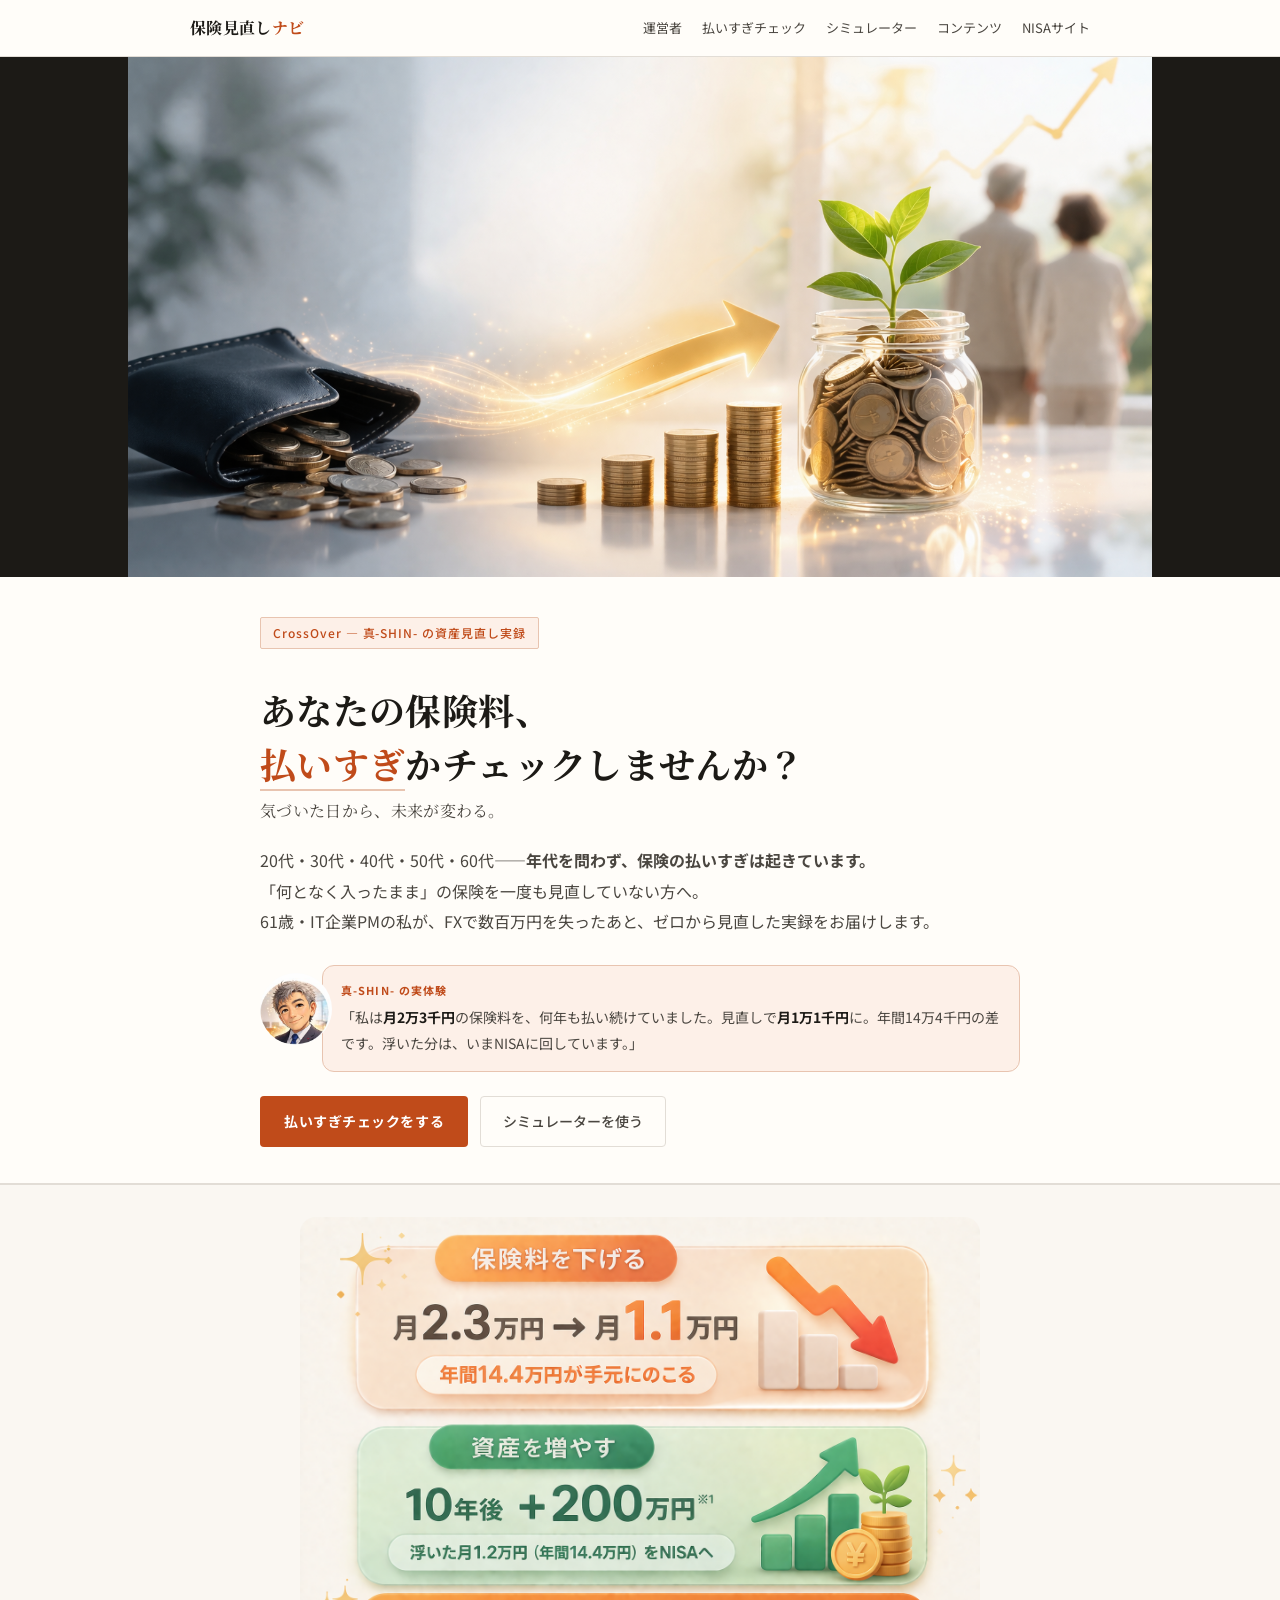
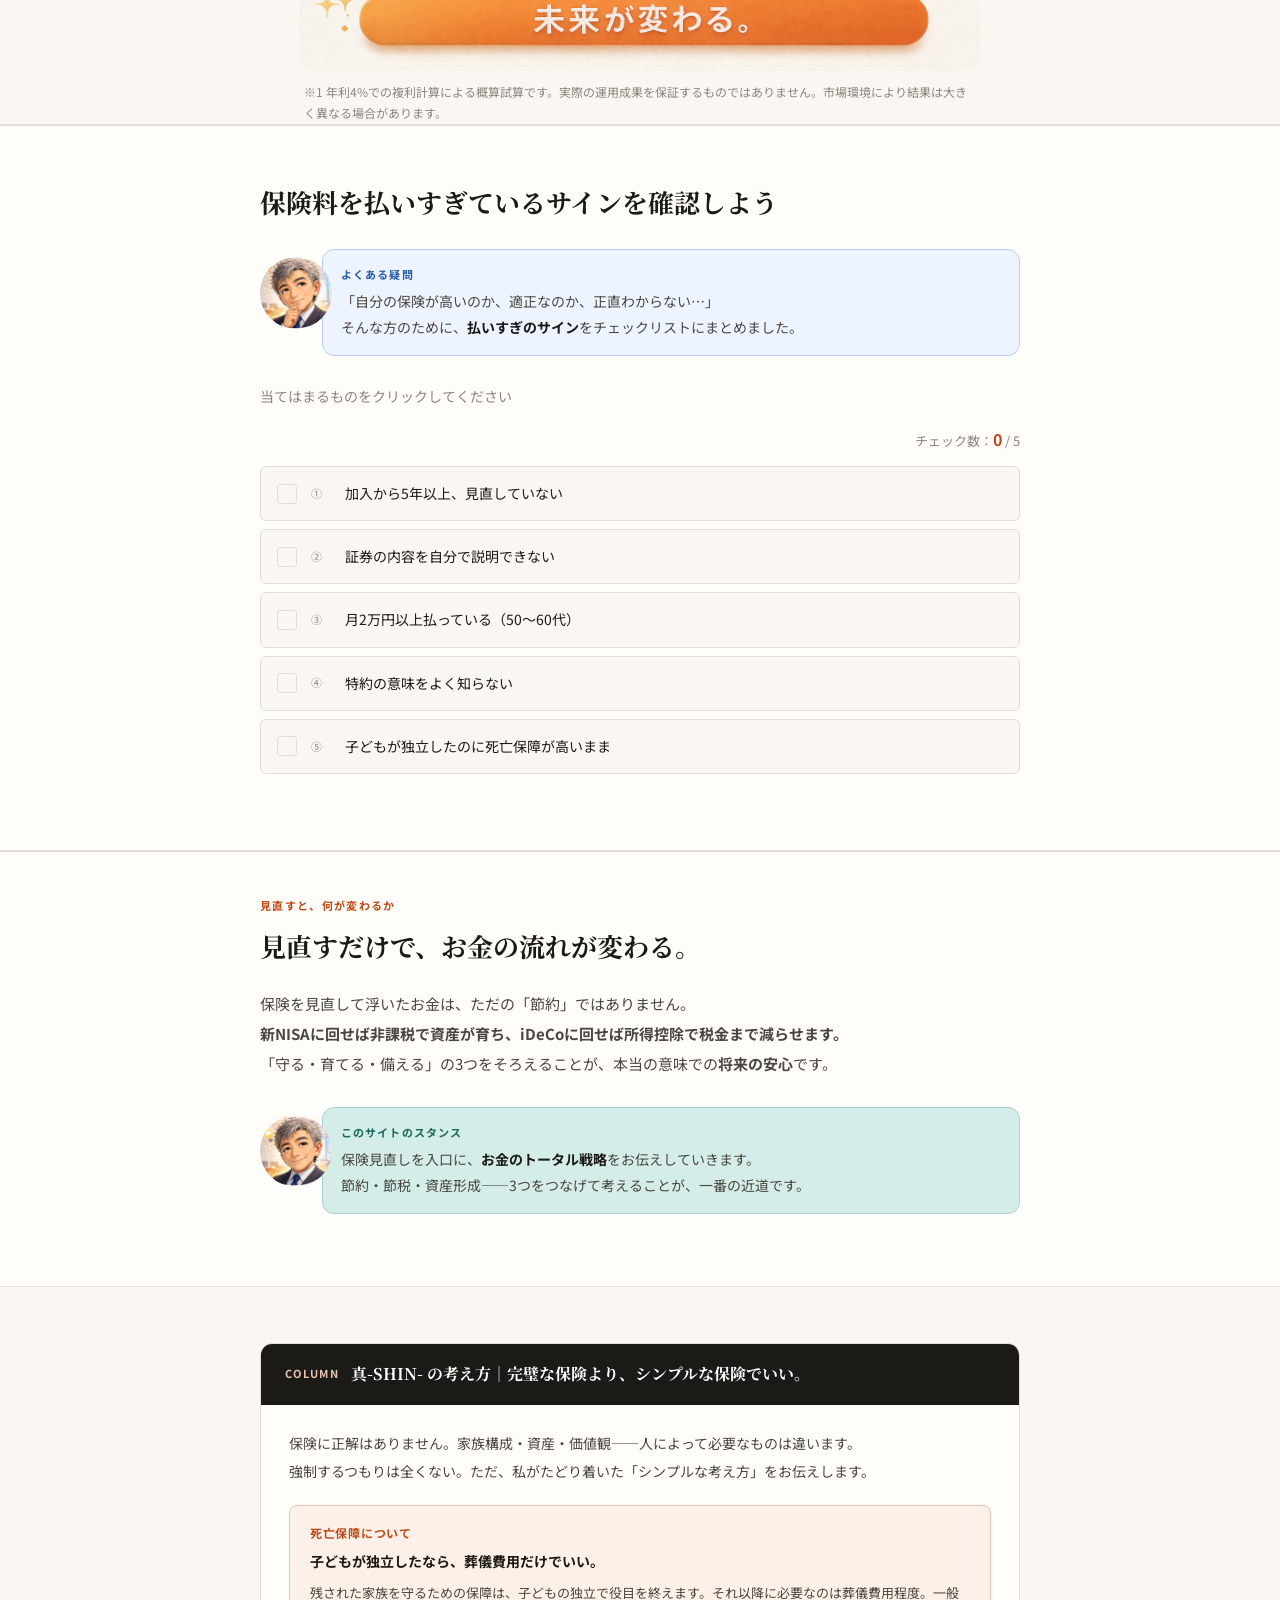
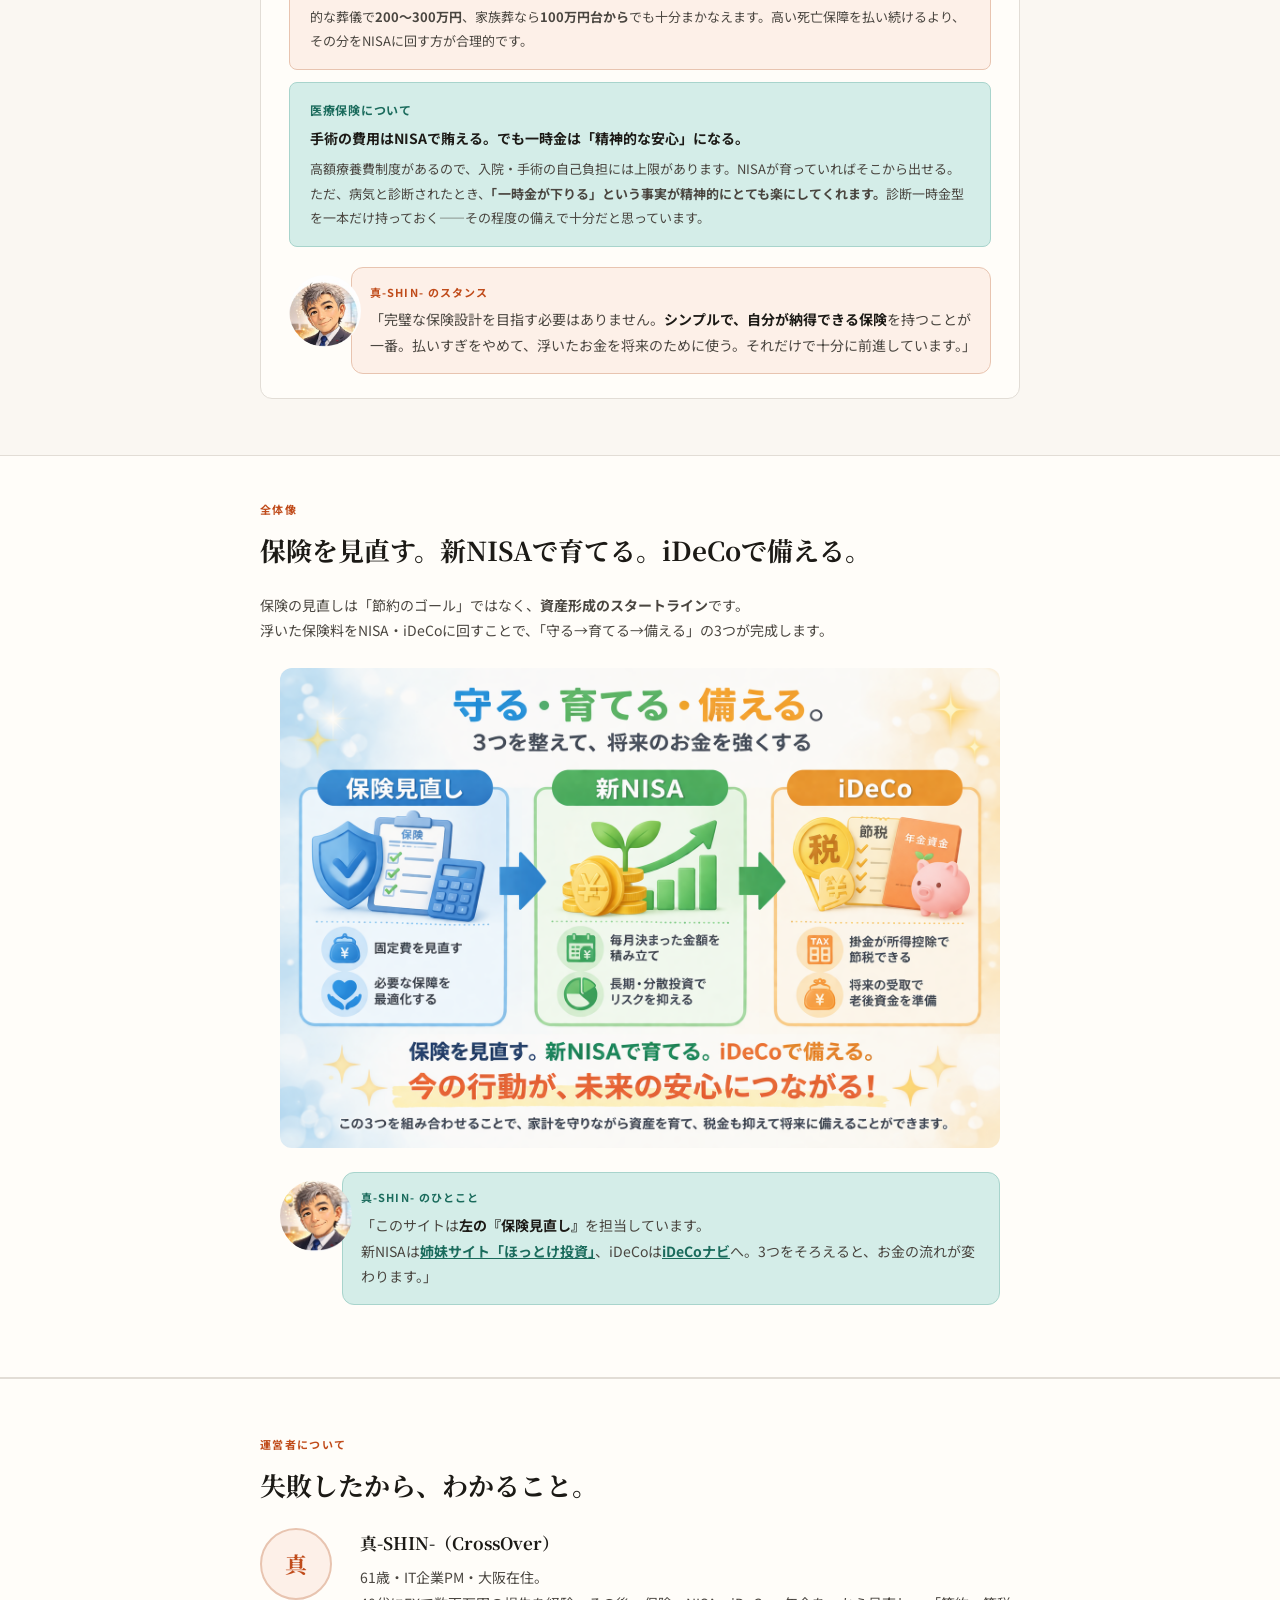
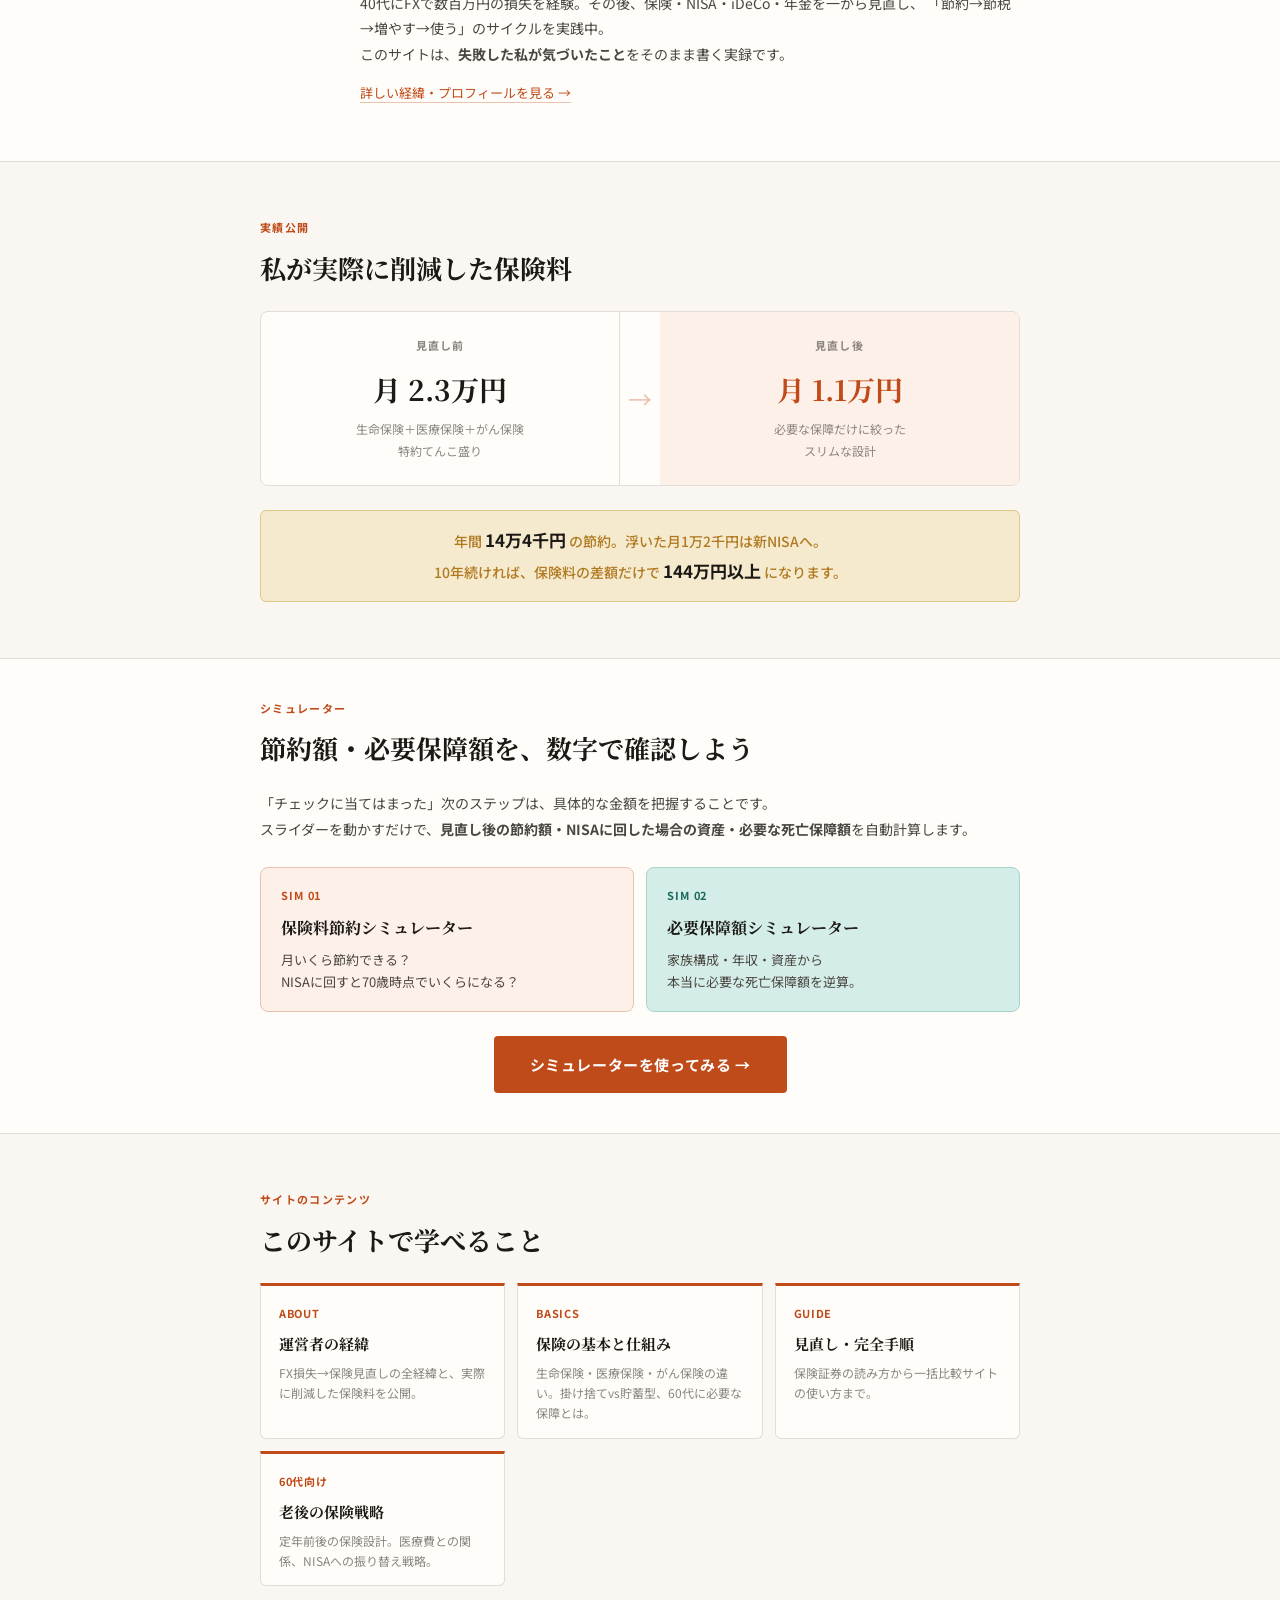
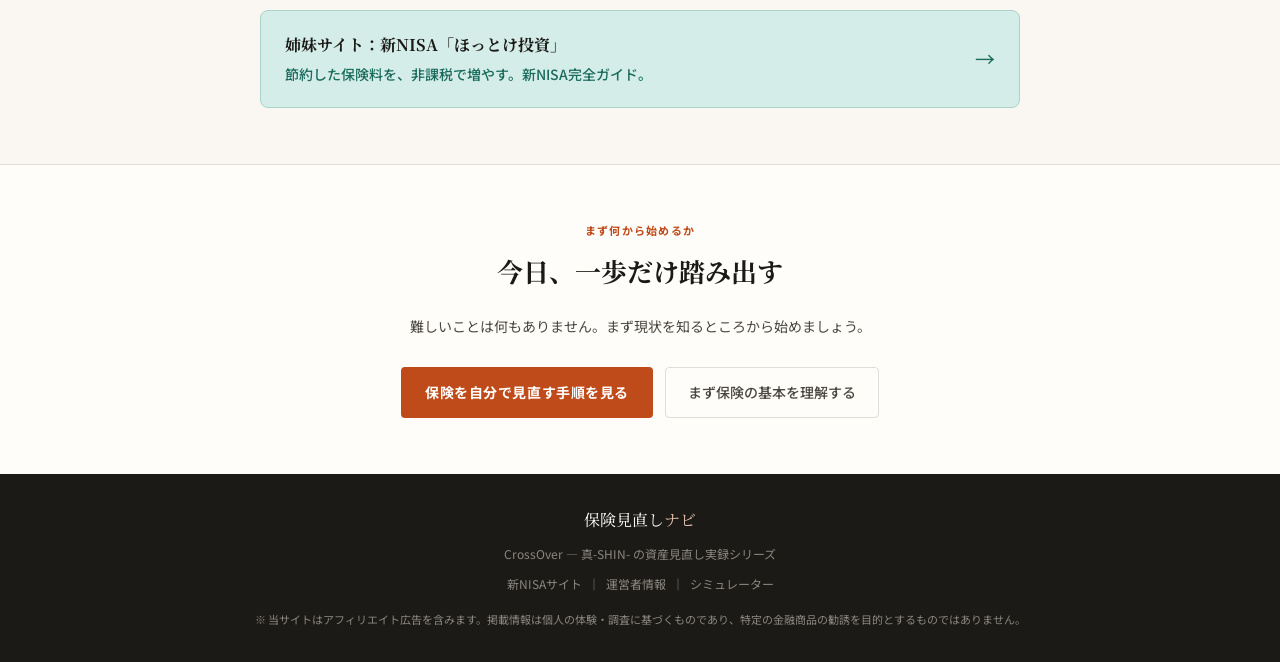
<file: index.html>
<!DOCTYPE html>
<html lang="ja">
<head>
  <meta charset="UTF-8">
  <meta name="viewport" content="width=device-width, initial-scale=1.0">
  <title>保険見直しナビ｜あなたの保険料、払いすぎかチェックしませんか？</title>
  <meta name="description" content="FXで数百万損失した61歳PMが、保険・NISA・iDeCoをゼロから見直した実録サイト。月2万3千円の保険料を1万1千円に削減した方法を公開。">
  <link rel="preconnect" href="https://fonts.googleapis.com">
  <link href="https://fonts.googleapis.com/css2?family=Noto+Serif+JP:wght@400;600;700&family=Noto+Sans+JP:wght@400;500;700&display=swap" rel="stylesheet">
  <link rel="stylesheet" href="css/style.css">
</head>
<body>

<!-- HEADER -->
<header>
  <div class="header-inner">
    <a href="index.html" class="logo">保険見直し<span>ナビ</span></a>
    <nav>
      <a href="#about">運営者</a>
      <a href="#checklist">払いすぎチェック</a>
      <a href="simulator.html">シミュレーター</a>
      <a href="#pages">コンテンツ</a>
      <a href="https://crossover4029-web.github.io/nisa-site/" target="_blank">NISAサイト</a>
    </nav>
  </div>
</header>

<!-- HERO -->
<section class="hero" style="padding:0;overflow:hidden;">
  <div style="background:#1C1A16;width:100%;overflow:hidden;line-height:0;">
    <img
      src="img/insurance-review-asset-growth-nisa-japan.png"
      alt="保険見直しで資産を育て、安心した老後へ"
      style="width:100%;max-width:1024px;display:block;margin:0 auto;object-fit:cover;object-position:center center;max-height:520px;"
    >
  </div>
  <div style="background:var(--warm-white);padding:40px 24px 36px;border-bottom:1px solid var(--border);">
    <div style="max-width:760px;margin:0 auto;">
      <span class="hero-eyebrow">CrossOver — 真-SHIN- の資産見直し実録</span>
      <h1 style="font-family:var(--serif);font-size:clamp(24px,4vw,36px);font-weight:700;line-height:1.5;color:var(--ink);margin:14px 0 6px;">あなたの保険料、<br><em style="font-style:normal;color:var(--accent);border-bottom:2px solid var(--accent-light);">払いすぎ</em>かチェックしませんか？</h1>
      <p style="font-family:var(--serif);font-size:16px;color:var(--ink-mid);margin:0 0 20px;letter-spacing:.02em;">気づいた日から、未来が変わる。</p>
      <p class="hero-lead">
        20代・30代・40代・50代・60代――<strong>年代を問わず、保険の払いすぎは起きています。</strong><br>
        「何となく入ったまま」の保険を一度も見直していない方へ。<br>
        61歳・IT企業PMの私が、FXで数百万円を失ったあと、ゼロから見直した実録をお届けします。
      </p>
      <div class="balloon type-smile" style="margin:0 0 24px;">
        <img src="img/chara-smile.png" alt="真-SHIN-" class="balloon-chara">
        <div class="balloon-body">
          <div class="balloon-label">真-SHIN- の実体験</div>
          <div class="balloon-text">「私は<strong>月2万3千円</strong>の保険料を、何年も払い続けていました。見直しで<strong>月1万1千円</strong>に。年間14万4千円の差です。浮いた分は、いまNISAに回しています。」</div>
        </div>
      </div>
      <div class="hero-cta">
        <a href="#checklist" class="btn-primary">払いすぎチェックをする</a>
        <a href="simulator.html" class="btn-ghost">シミュレーターを使う</a>
      </div>
    </div>
  </div>
</section>

<!-- IMPACT IMAGE -->
<section style="background:#FAF7F2;padding:32px 24px 0;border-bottom:1px solid var(--border);">
  <div style="max-width:680px;margin:0 auto;">
    <img
      src="img/insurance-cost-reduction-to-nisa-investment-japan-infographic.jpg"
      alt="保険料を下げる→資産を増やす→未来が変わる"
      style="width:100%;display:block;border-radius:16px;"
    >
    <p style="font-size:12px;color:var(--ink-light);margin-top:10px;line-height:1.8;padding:0 4px;">
      ※1 年利4%での複利計算による概算試算です。実際の運用成果を保証するものではありません。市場環境により結果は大きく異なる場合があります。
    </p>
  </div>
</section>

<!-- CHECKLIST -->
<section class="section checklist-section" id="checklist">
  <div class="section-inner fade-in">
    <div style="margin-bottom:20px;">
      <h2 class="section-title" style="margin-bottom:0;">保険料を払いすぎているサインを確認しよう</h2>
    </div>
    <div class="balloon type-question">
      <img src="img/chara-question.png" alt="真-SHIN-" class="balloon-chara">
      <div class="balloon-body">
        <div class="balloon-label">よくある疑問</div>
        <div class="balloon-text">「自分の保険が高いのか、適正なのか、正直わからない…」<br>
        そんな方のために、<strong>払いすぎのサイン</strong>をチェックリストにまとめました。</div>
      </div>
    </div>
    <p style="font-size:14px;color:var(--ink-light);margin-bottom:16px;">当てはまるものをクリックしてください</p>
    <div class="check-count-label">チェック数：<span id="check-count">0</span> / 5</div>
    <ul class="check-list" id="checklist">
      <li class="check-item" onclick="toggleCheck(this)">
        <div class="check-box">✓</div>
        <span class="check-num">①</span>
        <span>加入から5年以上、見直していない</span>
      </li>
      <li class="check-item" onclick="toggleCheck(this)">
        <div class="check-box">✓</div>
        <span class="check-num">②</span>
        <span>証券の内容を自分で説明できない</span>
      </li>
      <li class="check-item" onclick="toggleCheck(this)">
        <div class="check-box">✓</div>
        <span class="check-num">③</span>
        <span>月2万円以上払っている（50〜60代）</span>
      </li>
      <li class="check-item" onclick="toggleCheck(this)">
        <div class="check-box">✓</div>
        <span class="check-num">④</span>
        <span>特約の意味をよく知らない</span>
      </li>
      <li class="check-item" onclick="toggleCheck(this)">
        <div class="check-box">✓</div>
        <span class="check-num">⑤</span>
        <span>子どもが独立したのに死亡保障が高いまま</span>
      </li>
    </ul>
    <div class="check-result" id="check-result">
      3つ以上当てはまりました。見直しで年間数万円の節約ができる可能性があります。<br>
      <a href="review-guide.html" style="color:var(--accent);font-weight:700;">→ 見直し完全手順を見る</a>
    </div>
  </div>
</section>

<!-- BRIDGE -->
<section class="section" style="background:var(--warm-white);border-top:1px solid var(--border);border-bottom:1px solid var(--border);padding:44px 24px;">
  <div class="section-inner fade-in">
    <div class="section-label">見直すと、何が変わるか</div>
    <h2 class="section-title">見直すだけで、お金の流れが変わる。</h2>
    <p style="font-size:15px;color:var(--ink-mid);line-height:2;margin-bottom:20px;">
      保険を見直して浮いたお金は、ただの「節約」ではありません。<br>
      <strong>新NISAに回せば非課税で資産が育ち、iDeCoに回せば所得控除で税金まで減らせます。</strong><br>
      「守る・育てる・備える」の3つをそろえることが、本当の意味での<strong>将来の安心</strong>です。
    </p>
    <div class="balloon type-idea">
      <img src="img/chara-idea.png" alt="真-SHIN-" class="balloon-chara">
      <div class="balloon-body">
        <div class="balloon-label">このサイトのスタンス</div>
        <div class="balloon-text">保険見直しを入口に、<strong>お金のトータル戦略</strong>をお伝えしていきます。<br>
        節約・節税・資産形成――3つをつなげて考えることが、一番の近道です。</div>
      </div>
    </div>
  </div>
</section>

<!-- COLUMN -->
<section class="section" style="background:var(--cream);">
  <div class="section-inner fade-in">
    <div style="border:1px solid var(--border);border-radius:12px;overflow:hidden;background:var(--warm-white);">
      <div style="background:var(--ink);padding:16px 24px;display:flex;align-items:center;gap:12px;">
        <span style="font-size:11px;font-weight:700;letter-spacing:.12em;color:var(--accent-light);">COLUMN</span>
        <span style="font-family:var(--serif);font-size:16px;color:#fff;font-weight:700;">真-SHIN- の考え方｜完璧な保険より、シンプルな保険でいい。</span>
      </div>
      <div style="padding:24px 28px;">
        <p style="font-size:14px;color:var(--ink-mid);line-height:2;margin-bottom:20px;">
          保険に正解はありません。家族構成・資産・価値観――人によって必要なものは違います。<br>
          強制するつもりは全くない。ただ、私がたどり着いた「シンプルな考え方」をお伝えします。
        </p>
        <div style="display:grid;gap:12px;margin-bottom:20px;">
          <div style="background:var(--accent-bg);border:1px solid var(--accent-light);border-radius:8px;padding:16px 20px;">
            <div style="font-size:12px;font-weight:700;color:var(--accent);letter-spacing:.06em;margin-bottom:6px;">死亡保障について</div>
            <div style="font-size:14px;font-weight:700;color:var(--ink);margin-bottom:6px;">子どもが独立したなら、葬儀費用だけでいい。</div>
            <p style="font-size:13px;color:var(--ink-mid);line-height:1.85;margin:0;">残された家族を守るための保障は、子どもの独立で役目を終えます。それ以降に必要なのは葬儀費用程度。一般的な葬儀で<strong>200〜300万円</strong>、家族葬なら<strong>100万円台から</strong>でも十分まかなえます。高い死亡保障を払い続けるより、その分をNISAに回す方が合理的です。</p>
          </div>
          <div style="background:var(--teal-bg);border:1px solid var(--teal-border);border-radius:8px;padding:16px 20px;">
            <div style="font-size:12px;font-weight:700;color:var(--teal);letter-spacing:.06em;margin-bottom:6px;">医療保険について</div>
            <div style="font-size:14px;font-weight:700;color:var(--ink);margin-bottom:6px;">手術の費用はNISAで賄える。でも一時金は「精神的な安心」になる。</div>
            <p style="font-size:13px;color:var(--ink-mid);line-height:1.85;margin:0;">高額療養費制度があるので、入院・手術の自己負担には上限があります。NISAが育っていればそこから出せる。ただ、病気と診断されたとき、<strong>「一時金が下りる」という事実が精神的にとても楽にしてくれます。</strong>診断一時金型を一本だけ持っておく――その程度の備えで十分だと思っています。</p>
          </div>
        </div>
        <div class="balloon type-smile" style="margin:0;">
          <img src="img/chara-smile.png" alt="真-SHIN-" class="balloon-chara">
          <div class="balloon-body">
            <div class="balloon-label">真-SHIN- のスタンス</div>
            <div class="balloon-text">「完璧な保険設計を目指す必要はありません。<strong>シンプルで、自分が納得できる保険</strong>を持つことが一番。払いすぎをやめて、浮いたお金を将来のために使う。それだけで十分に前進しています。」</div>
          </div>
        </div>
      </div>
    </div>
  </div>
</section>

<!-- OVERVIEW IMAGE -->
<section class="section" style="background:var(--warm-white);border-top:1px solid var(--border);border-bottom:1px solid var(--border);padding:44px 24px;">
  <div class="section-inner fade-in">
    <div class="section-label">全体像</div>
    <h2 class="section-title">保険を見直す。新NISAで育てる。iDeCoで備える。</h2>
    <p style="font-size:14px;color:var(--ink-mid);margin-bottom:24px;line-height:1.85;">
      保険の見直しは「節約のゴール」ではなく、<strong>資産形成のスタートライン</strong>です。<br>
      浮いた保険料をNISA・iDeCoに回すことで、「守る→育てる→備える」の3つが完成します。
    </p>
    <img
      src="img/hoken-minaoshi-shin-nisa-ideco-mirai-shisan-zukuri.webp"
      alt="保険見直し・新NISA・iDeCoで守る・育てる・備える資産形成の全体像"
      style="width:100%;max-width:720px;display:block;margin:0 auto;border-radius:12px;"
    >
    <div class="balloon type-idea" style="margin-top:24px;max-width:720px;margin-left:auto;margin-right:auto;">
      <img src="img/chara-idea.png" alt="真-SHIN-" class="balloon-chara">
      <div class="balloon-body">
        <div class="balloon-label">真-SHIN- のひとこと</div>
        <div class="balloon-text">「このサイトは<strong>左の『保険見直し』</strong>を担当しています。<br>
        新NISAは<a href="https://crossover4029-web.github.io/nisa-site/" target="_blank" style="color:var(--teal);font-weight:700;">姉妹サイト「ほっとけ投資」</a>、iDeCoは<a href="ideco-site/index.html" style="color:var(--teal);font-weight:700;">iDeCoナビ</a>へ。3つをそろえると、お金の流れが変わります。」</div>
      </div>
    </div>
  </div>
</section>

<!-- ABOUT -->
<section class="section about" id="about">
  <div class="section-inner fade-in">
    <div class="section-label">運営者について</div>
    <h2 class="section-title">失敗したから、わかること。</h2>
    <div class="about-card">
      <div class="about-avatar">真</div>
      <div class="about-body">
        <h3>真-SHIN-（CrossOver）</h3>
        <p>
          61歳・IT企業PM・大阪在住。<br>
          40代にFXで数百万円の損失を経験。その後、保険・NISA・iDeCo・年金を一から見直し、
          「節約→節税→増やす→使う」のサイクルを実践中。<br>
          このサイトは、<strong>失敗した私が気づいたこと</strong>をそのまま書く実録です。
        </p>
        <a href="about.html" class="about-link">詳しい経緯・プロフィールを見る →</a>
      </div>
    </div>
  </div>
</section>

<!-- RESULT -->
<section class="section result">
  <div class="section-inner fade-in">
    <div class="section-label">実績公開</div>
    <h2 class="section-title">私が実際に削減した保険料</h2>
    <div class="result-grid">
      <div class="result-box before">
        <div class="result-label">見直し前</div>
        <div class="result-amount">月 2.3万円</div>
        <div class="result-sub">生命保険＋医療保険＋がん保険<br>特約てんこ盛り</div>
      </div>
      <div class="result-arrow">→</div>
      <div class="result-box after">
        <div class="result-label">見直し後</div>
        <div class="result-amount">月 1.1万円</div>
        <div class="result-sub">必要な保障だけに絞った<br>スリムな設計</div>
      </div>
    </div>
    <div class="result-note">
      年間 <strong>14万4千円</strong> の節約。浮いた月1万2千円は新NISAへ。<br>
      10年続ければ、保険料の差額だけで <strong>144万円以上</strong> になります。
    </div>
  </div>
</section>

<!-- SIMULATOR PROMO -->
<section class="sim-promo fade-in">
  <div class="section-inner">
    <div class="section-label">シミュレーター</div>
    <h2 class="section-title">節約額・必要保障額を、数字で確認しよう</h2>
    <p style="font-size:14px;color:var(--ink-mid);margin-bottom:24px;line-height:1.85;">
      「チェックに当てはまった」次のステップは、具体的な金額を把握することです。<br>
      スライダーを動かすだけで、<strong>見直し後の節約額・NISAに回した場合の資産・必要な死亡保障額</strong>を自動計算します。
    </p>
    <div class="sim-card-grid">
      <div class="sim-card orange">
        <div class="sim-card-num">SIM 01</div>
        <div class="sim-card-title">保険料節約シミュレーター</div>
        <div class="sim-card-desc">月いくら節約できる？<br>NISAに回すと70歳時点でいくらになる？</div>
      </div>
      <div class="sim-card teal">
        <div class="sim-card-num">SIM 02</div>
        <div class="sim-card-title">必要保障額シミュレーター</div>
        <div class="sim-card-desc">家族構成・年収・資産から<br>本当に必要な死亡保障額を逆算。</div>
      </div>
    </div>
    <div style="text-align:center;">
      <a href="simulator.html" class="btn-primary" style="font-size:15px;padding:15px 36px;">シミュレーターを使ってみる →</a>
    </div>
  </div>
</section>

<!-- PAGES NAV -->
<section class="section pages-nav" id="pages">
  <div class="section-inner fade-in">
    <div class="section-label">サイトのコンテンツ</div>
    <h2 class="section-title">このサイトで学べること</h2>
    <div class="pages-grid">
      <a href="about.html" class="page-link">
        <div class="page-link-num">ABOUT</div>
        <div class="page-link-title">運営者の経緯</div>
        <div class="page-link-desc">FX損失→保険見直しの全経緯と、実際に削減した保険料を公開。</div>
      </a>
      <a href="insurance-basics.html" class="page-link">
        <div class="page-link-num">BASICS</div>
        <div class="page-link-title">保険の基本と仕組み</div>
        <div class="page-link-desc">生命保険・医療保険・がん保険の違い。掛け捨てvs貯蓄型、60代に必要な保障とは。</div>
      </a>
      <a href="review-guide.html" class="page-link">
        <div class="page-link-num">GUIDE</div>
        <div class="page-link-title">見直し・完全手順</div>
        <div class="page-link-desc">保険証券の読み方から一括比較サイトの使い方まで。</div>
      </a>
      <a href="senior-strategy.html" class="page-link">
        <div class="page-link-num">60代向け</div>
        <div class="page-link-title">老後の保険戦略</div>
        <div class="page-link-desc">定年前後の保険設計。医療費との関係、NISAへの振り替え戦略。</div>
      </a>
    </div>
    <div style="margin-top:24px;">
      <a href="https://crossover4029-web.github.io/nisa-site/" class="cross-link" target="_blank">
        <div class="cross-link-text">
          <strong>姉妹サイト：新NISA「ほっとけ投資」</strong>
          節約した保険料を、非課税で増やす。新NISA完全ガイド。
        </div>
        <span class="cross-link-arrow">→</span>
      </a>
    </div>
  </div>
</section>

<!-- CTA FINAL -->
<section class="section cta-final">
  <div class="section-inner fade-in">
    <div class="section-label">まず何から始めるか</div>
    <h2 class="section-title">今日、一歩だけ踏み出す</h2>
    <p style="font-size:14px;color:var(--ink-mid);margin-bottom:28px;">難しいことは何もありません。まず現状を知るところから始めましょう。</p>
    <div class="cta-button-group">
      <a href="review-guide.html" class="btn-primary">保険を自分で見直す手順を見る</a>
      <a href="insurance-basics.html" class="btn-ghost">まず保険の基本を理解する</a>
    </div>
  </div>
</section>

<!-- FOOTER -->
<footer>
  <div class="footer-logo">保険見直し<span>ナビ</span></div>
  <p style="margin-bottom:8px;">CrossOver — 真-SHIN- の資産見直し実録シリーズ</p>
  <p>
    <a href="https://crossover4029-web.github.io/nisa-site/" target="_blank">新NISAサイト</a>
    &nbsp;｜&nbsp;
    <a href="about.html">運営者情報</a>
    &nbsp;｜&nbsp;
    <a href="simulator.html">シミュレーター</a>
  </p>
  <p style="margin-top:16px;font-size:11px;">
    ※ 当サイトはアフィリエイト広告を含みます。掲載情報は個人の体験・調査に基づくものであり、特定の金融商品の勧誘を目的とするものではありません。
  </p>
</footer>

<script src="js/script.js"></script>
</body>
</html>
</file>
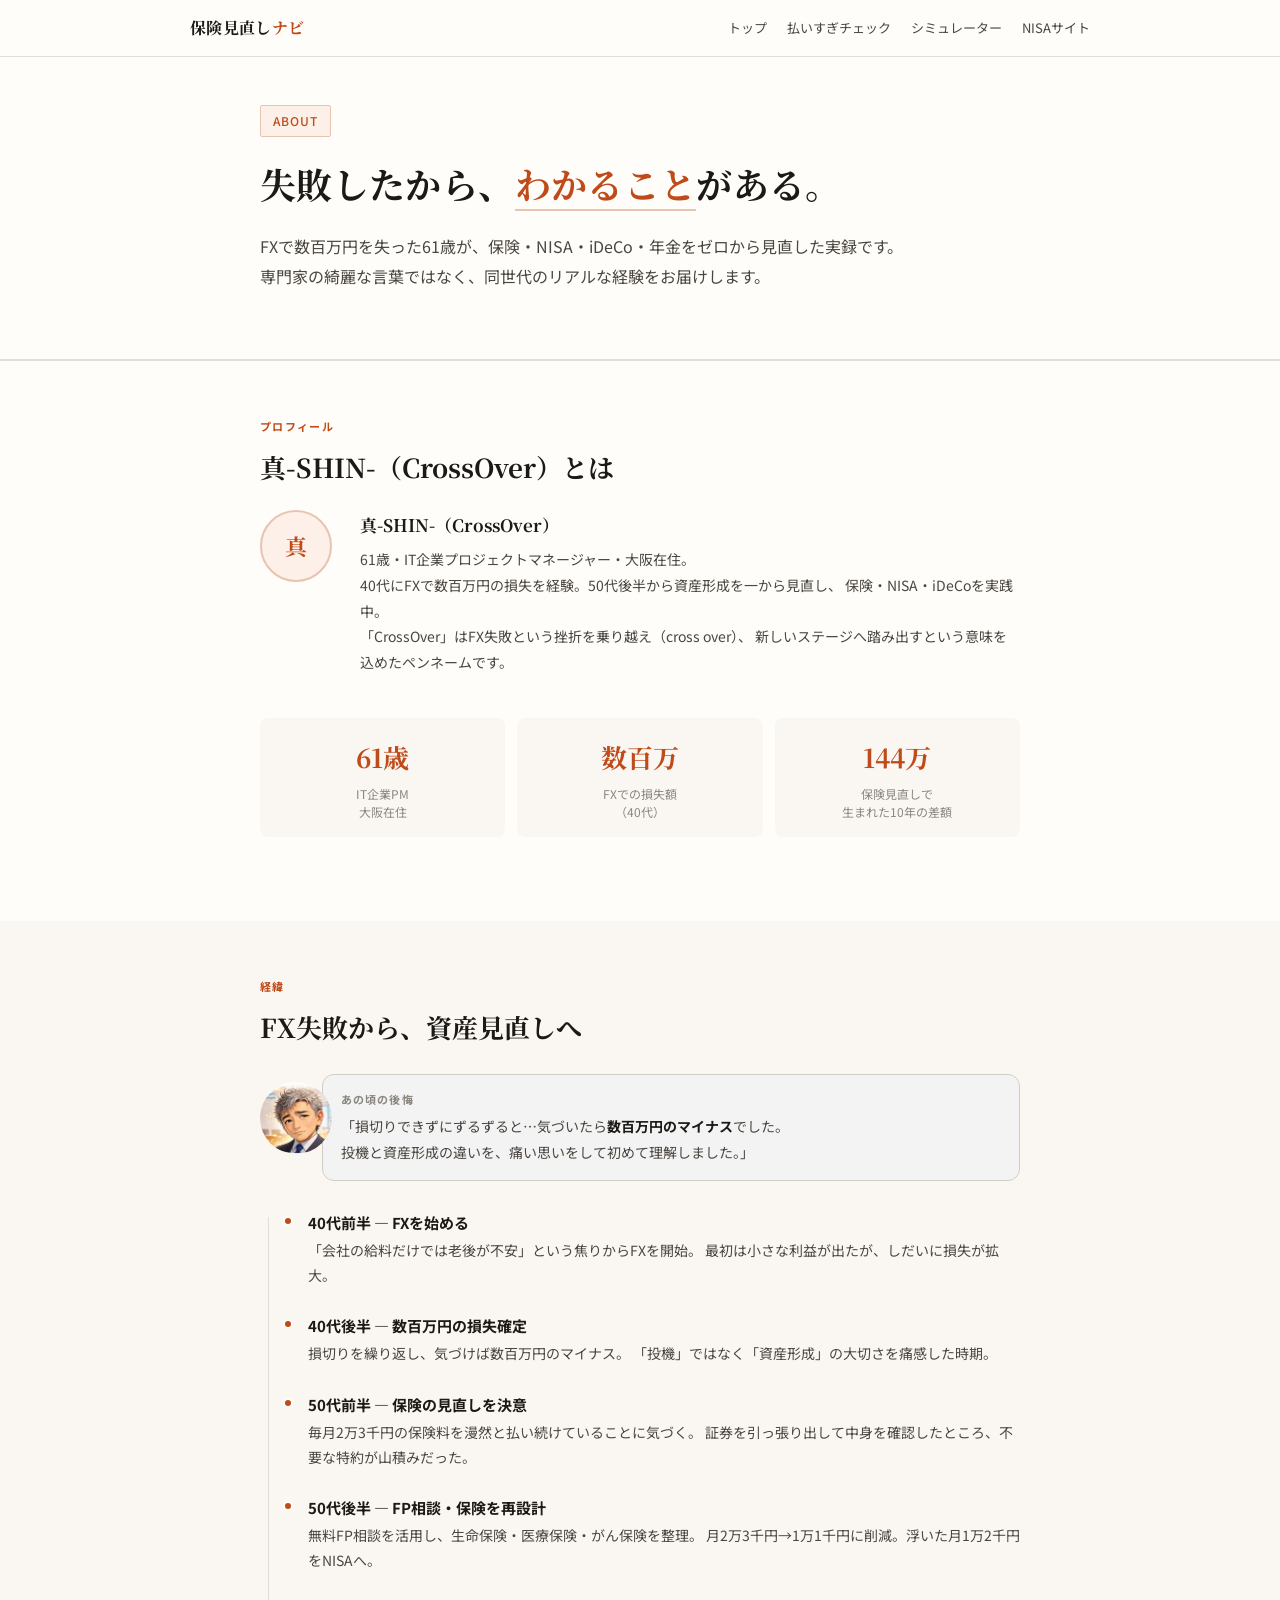
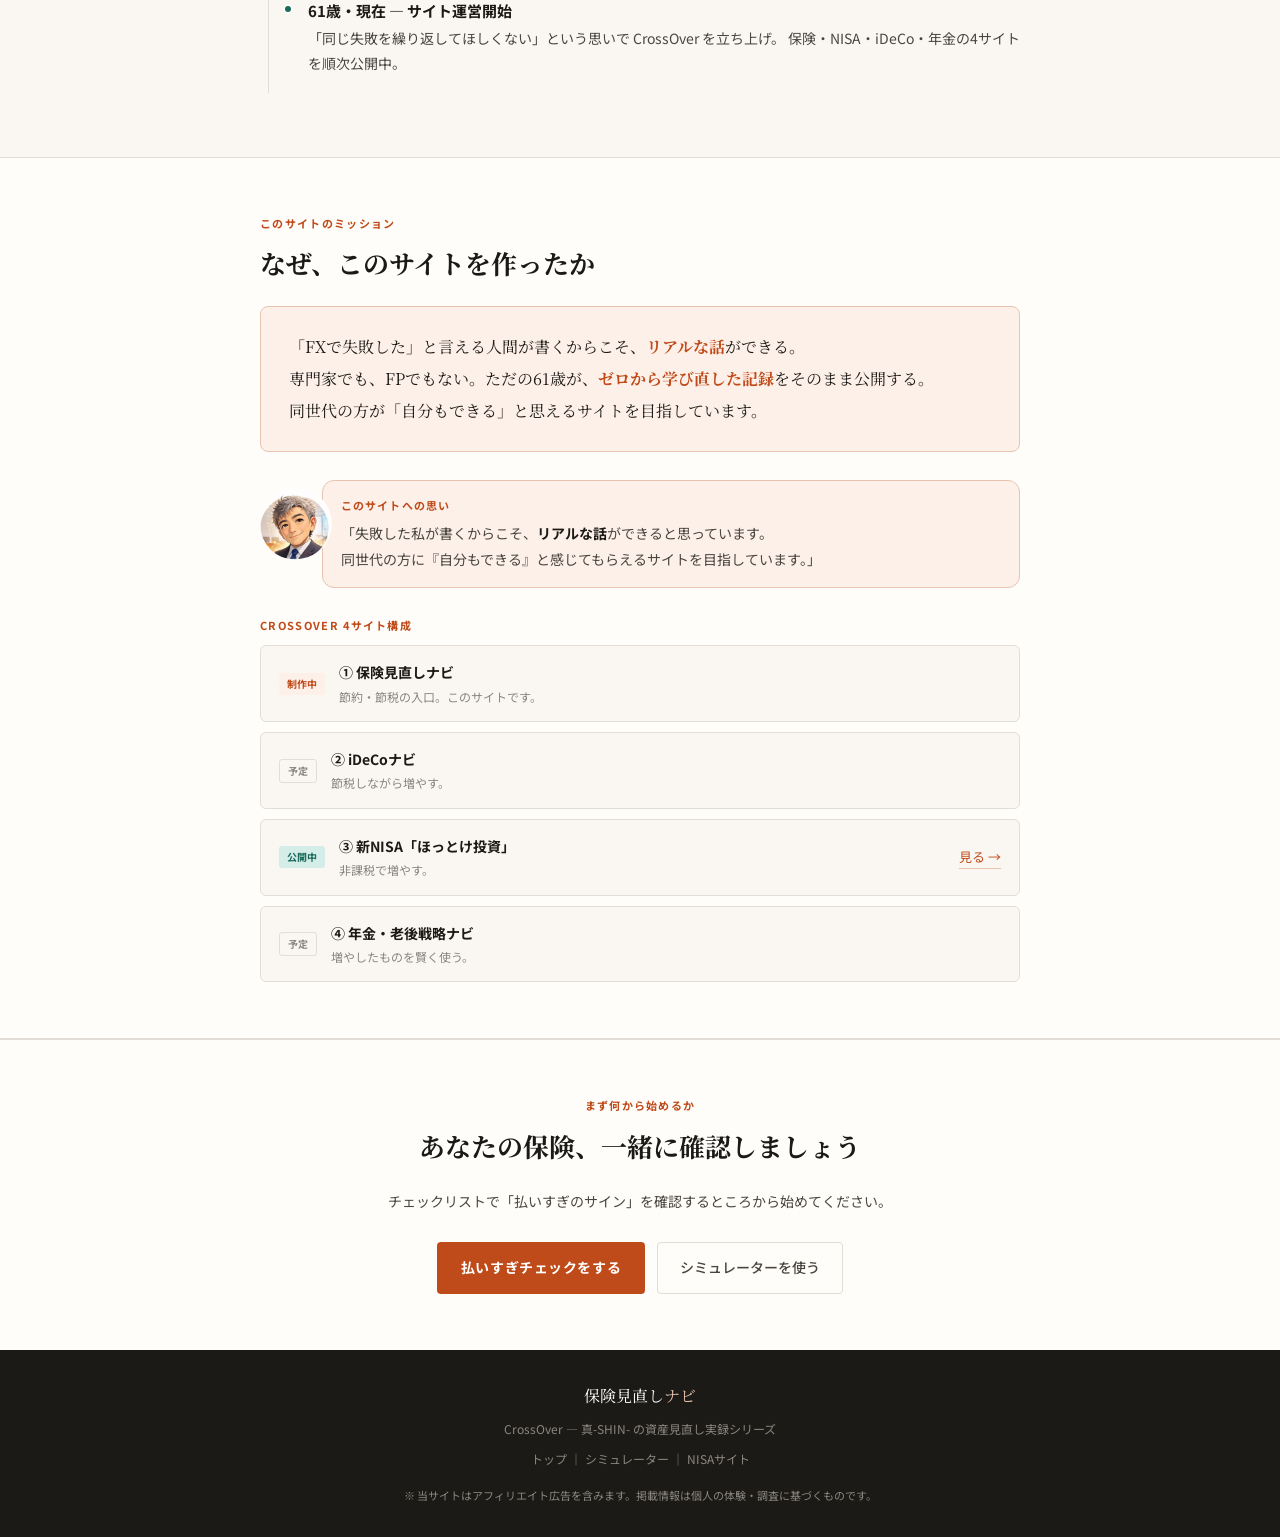
<file: about.html>
<!DOCTYPE html>
<html lang="ja">
<head>
  <meta charset="UTF-8">
  <meta name="viewport" content="width=device-width, initial-scale=1.0">
  <title>運営者紹介｜保険見直しナビ</title>
  <meta name="description" content="FXで数百万円の損失を経験した61歳IT企業PMが、保険・NISA・iDeCoをゼロから見直した実録。">
  <link rel="preconnect" href="https://fonts.googleapis.com">
  <link href="https://fonts.googleapis.com/css2?family=Noto+Serif+JP:wght@400;600;700&family=Noto+Sans+JP:wght@400;500;700&display=swap" rel="stylesheet">
  <link rel="stylesheet" href="css/style.css">
  <style>
    .timeline { list-style: none; position: relative; padding-left: 28px; }
    .timeline::before {
      content: ''; position: absolute; left: 8px; top: 8px; bottom: 8px;
      width: 1px; background: var(--border);
    }
    .timeline li {
      position: relative; padding: 0 0 24px 20px; font-size: 14px; color: var(--ink-mid); line-height: 1.8;
    }
    .timeline li::before {
      content: ''; position: absolute; left: -5px; top: 7px;
      width: 10px; height: 10px; border-radius: 50%;
      background: var(--accent); border: 2px solid var(--warm-white);
    }
    .timeline li strong { color: var(--ink); font-weight: 700; display: block; font-size: 15px; margin-bottom: 2px; }
    .timeline li.now::before { background: var(--teal); }
    .stat-grid { display: grid; grid-template-columns: repeat(3,1fr); gap: 12px; margin-bottom: 28px; }
    .stat-card { background: var(--cream); border-radius: 8px; padding: 16px; text-align: center; }
    .stat-val { font-family: var(--serif); font-size: 26px; font-weight: 700; color: var(--accent); }
    .stat-label { font-size: 12px; color: var(--ink-light); margin-top: 4px; line-height: 1.5; }
    .mission-box {
      background: var(--accent-bg); border: 1px solid var(--accent-light);
      border-radius: 8px; padding: 24px 28px; margin-bottom: 28px;
      font-family: var(--serif); font-size: 16px; line-height: 2; color: var(--ink);
    }
    .mission-box strong { color: var(--accent); }
    .site-list { list-style: none; display: grid; gap: 10px; }
    .site-list li {
      display: flex; align-items: center; gap: 14px;
      background: var(--cream); border: 1px solid var(--border);
      border-radius: 6px; padding: 14px 18px; font-size: 14px;
    }
    .site-badge {
      font-size: 10px; font-weight: 700; padding: 2px 8px;
      border-radius: 3px; white-space: nowrap;
    }
    .badge-done   { background: var(--teal-bg);   color: var(--teal); }
    .badge-next   { background: var(--accent-bg);  color: var(--accent); }
    .badge-future { background: var(--cream); border: 1px solid var(--border); color: var(--ink-light); }
  </style>
</head>
<body>

<header>
  <div class="header-inner">
    <a href="index.html" class="logo">保険見直し<span>ナビ</span></a>
    <nav>
      <a href="index.html">トップ</a>
      <a href="index.html#checklist">払いすぎチェック</a>
      <a href="simulator.html">シミュレーター</a>
      <a href="https://crossover4029-web.github.io/nisa-site/" target="_blank">NISAサイト</a>
    </nav>
  </div>
</header>

<section class="hero" style="padding:48px 24px 40px;">
  <div class="hero-inner fade-in">
    <span class="hero-eyebrow">ABOUT</span>
    <h1>失敗したから、<em>わかること</em>がある。</h1>
    <p class="hero-lead">
      FXで数百万円を失った61歳が、保険・NISA・iDeCo・年金をゼロから見直した実録です。<br>
      専門家の綺麗な言葉ではなく、同世代のリアルな経験をお届けします。
    </p>
  </div>
</section>

<section class="section" style="background:var(--warm-white);border-top:1px solid var(--border);">
  <div class="section-inner fade-in">
    <div class="section-label">プロフィール</div>
    <h2 class="section-title">真-SHIN-（CrossOver）とは</h2>
    <div class="about-card" style="margin-bottom:32px;">
      <div class="about-avatar">真</div>
      <div class="about-body">
        <h3>真-SHIN-（CrossOver）</h3>
        <p>
          61歳・IT企業プロジェクトマネージャー・大阪在住。<br>
          40代にFXで数百万円の損失を経験。50代後半から資産形成を一から見直し、
          保険・NISA・iDeCoを実践中。<br>
          「CrossOver」はFX失敗という挫折を乗り越え（cross over）、
          新しいステージへ踏み出すという意味を込めたペンネームです。
        </p>
      </div>
    </div>

    <div class="stat-grid">
      <div class="stat-card">
        <div class="stat-val">61歳</div>
        <div class="stat-label">IT企業PM<br>大阪在住</div>
      </div>
      <div class="stat-card">
        <div class="stat-val">数百万</div>
        <div class="stat-label">FXでの損失額<br>（40代）</div>
      </div>
      <div class="stat-card">
        <div class="stat-val">144万</div>
        <div class="stat-label">保険見直しで<br>生まれた10年の差額</div>
      </div>
    </div>
  </div>
</section>

<section class="section" style="background:var(--cream);">
  <div class="section-inner fade-in">
    <div class="section-label">経緯</div>
    <h2 class="section-title">FX失敗から、資産見直しへ</h2>
    <div class="balloon type-worry">
      <img src="img/chara-worry.png" alt="真-SHIN-" class="balloon-chara">
      <div class="balloon-body">
        <div class="balloon-label">あの頃の後悔</div>
        <div class="balloon-text">「損切りできずにずるずると…気づいたら<strong>数百万円のマイナス</strong>でした。<br>
        投機と資産形成の違いを、痛い思いをして初めて理解しました。」</div>
      </div>
    </div>
    <ul class="timeline">
      <li>
        <strong>40代前半 — FXを始める</strong>
        「会社の給料だけでは老後が不安」という焦りからFXを開始。
        最初は小さな利益が出たが、しだいに損失が拡大。
      </li>
      <li>
        <strong>40代後半 — 数百万円の損失確定</strong>
        損切りを繰り返し、気づけば数百万円のマイナス。
        「投機」ではなく「資産形成」の大切さを痛感した時期。
      </li>
      <li>
        <strong>50代前半 — 保険の見直しを決意</strong>
        毎月2万3千円の保険料を漫然と払い続けていることに気づく。
        証券を引っ張り出して中身を確認したところ、不要な特約が山積みだった。
      </li>
      <li>
        <strong>50代後半 — FP相談・保険を再設計</strong>
        無料FP相談を活用し、生命保険・医療保険・がん保険を整理。
        月2万3千円→1万1千円に削減。浮いた月1万2千円をNISAへ。
      </li>
      <li class="now">
        <strong>61歳・現在 — サイト運営開始</strong>
        「同じ失敗を繰り返してほしくない」という思いで CrossOver を立ち上げ。
        保険・NISA・iDeCo・年金の4サイトを順次公開中。
      </li>
    </ul>
  </div>
</section>

<section class="section" style="background:var(--warm-white);border-top:1px solid var(--border);border-bottom:1px solid var(--border);">
  <div class="section-inner fade-in">
    <div class="section-label">このサイトのミッション</div>
    <h2 class="section-title">なぜ、このサイトを作ったか</h2>
    <div class="mission-box">
      「FXで失敗した」と言える人間が書くからこそ、<strong>リアルな話</strong>ができる。<br>
      専門家でも、FPでもない。ただの61歳が、<strong>ゼロから学び直した記録</strong>をそのまま公開する。<br>
      同世代の方が「自分もできる」と思えるサイトを目指しています。
    </div>
    <div class="balloon type-smile">
      <img src="img/chara-smile.png" alt="真-SHIN-" class="balloon-chara">
      <div class="balloon-body">
        <div class="balloon-label">このサイトへの思い</div>
        <div class="balloon-text">「失敗した私が書くからこそ、<strong>リアルな話</strong>ができると思っています。<br>
        同世代の方に『自分もできる』と感じてもらえるサイトを目指しています。」</div>
      </div>
    </div>
    <div class="section-label">CrossOver 4サイト構成</div>
    <ul class="site-list">
      <li>
        <span class="site-badge badge-next">制作中</span>
        <div>
          <strong style="font-size:14px;">① 保険見直しナビ</strong>
          <div style="font-size:12px;color:var(--ink-light);">節約・節税の入口。このサイトです。</div>
        </div>
      </li>
      <li>
        <span class="site-badge badge-future">予定</span>
        <div>
          <strong style="font-size:14px;">② iDeCoナビ</strong>
          <div style="font-size:12px;color:var(--ink-light);">節税しながら増やす。</div>
        </div>
      </li>
      <li>
        <span class="site-badge badge-done">公開中</span>
        <div>
          <strong style="font-size:14px;">③ 新NISA「ほっとけ投資」</strong>
          <div style="font-size:12px;color:var(--ink-light);">非課税で増やす。</div>
        </div>
        <a href="https://crossover4029-web.github.io/nisa-site/" target="_blank" class="about-link" style="margin-left:auto;white-space:nowrap;">見る →</a>
      </li>
      <li>
        <span class="site-badge badge-future">予定</span>
        <div>
          <strong style="font-size:14px;">④ 年金・老後戦略ナビ</strong>
          <div style="font-size:12px;color:var(--ink-light);">増やしたものを賢く使う。</div>
        </div>
      </li>
    </ul>
  </div>
</section>

<section class="section cta-final">
  <div class="section-inner fade-in">
    <div class="section-label">まず何から始めるか</div>
    <h2 class="section-title">あなたの保険、一緒に確認しましょう</h2>
    <p style="font-size:14px;color:var(--ink-mid);margin-bottom:28px;">チェックリストで「払いすぎのサイン」を確認するところから始めてください。</p>
    <div class="cta-button-group">
      <a href="index.html#checklist" class="btn-primary">払いすぎチェックをする</a>
      <a href="simulator.html" class="btn-ghost">シミュレーターを使う</a>
    </div>
  </div>
</section>

<footer>
  <div class="footer-logo">保険見直し<span>ナビ</span></div>
  <p style="margin-bottom:8px;">CrossOver — 真-SHIN- の資産見直し実録シリーズ</p>
  <p>
    <a href="index.html">トップ</a> ｜
    <a href="simulator.html">シミュレーター</a> ｜
    <a href="https://crossover4029-web.github.io/nisa-site/" target="_blank">NISAサイト</a>
  </p>
  <p style="margin-top:16px;font-size:11px;">※ 当サイトはアフィリエイト広告を含みます。掲載情報は個人の体験・調査に基づくものです。</p>
</footer>

<script src="js/script.js"></script>
</body>
</html>
</file>
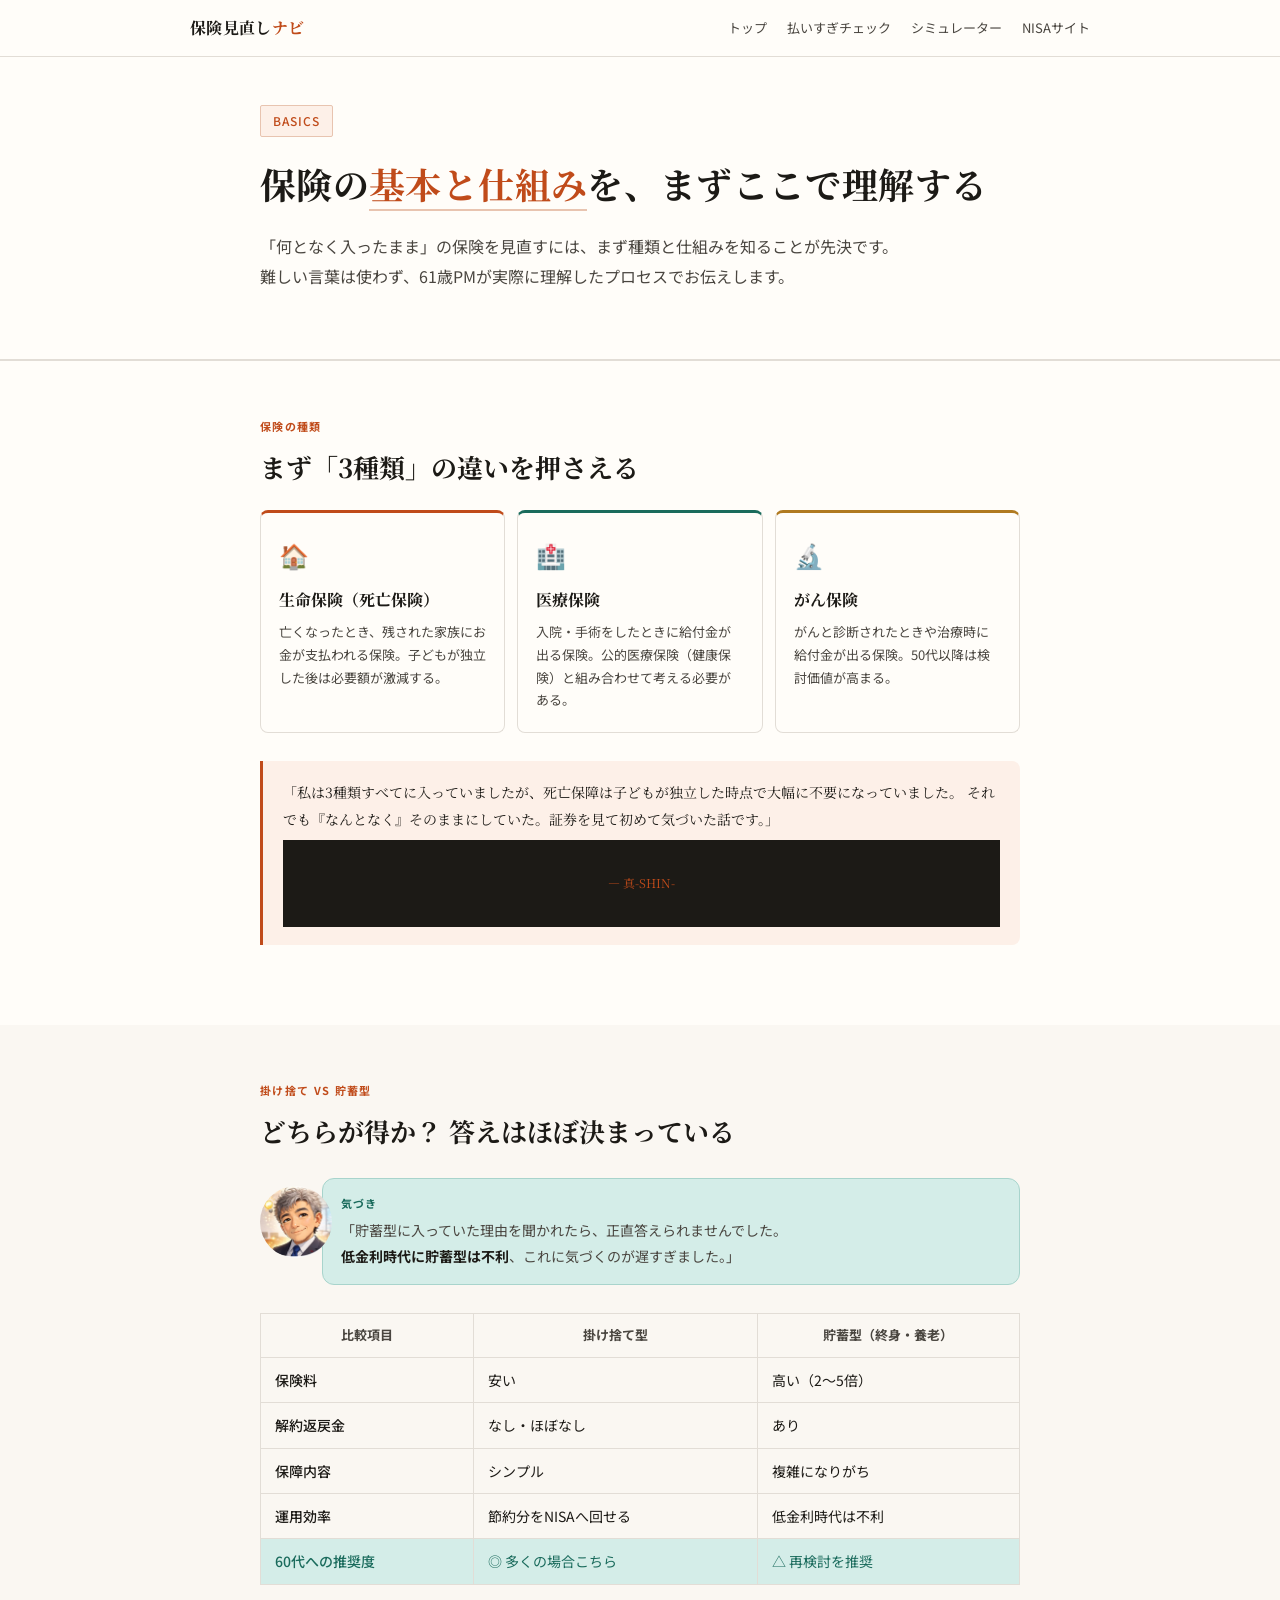
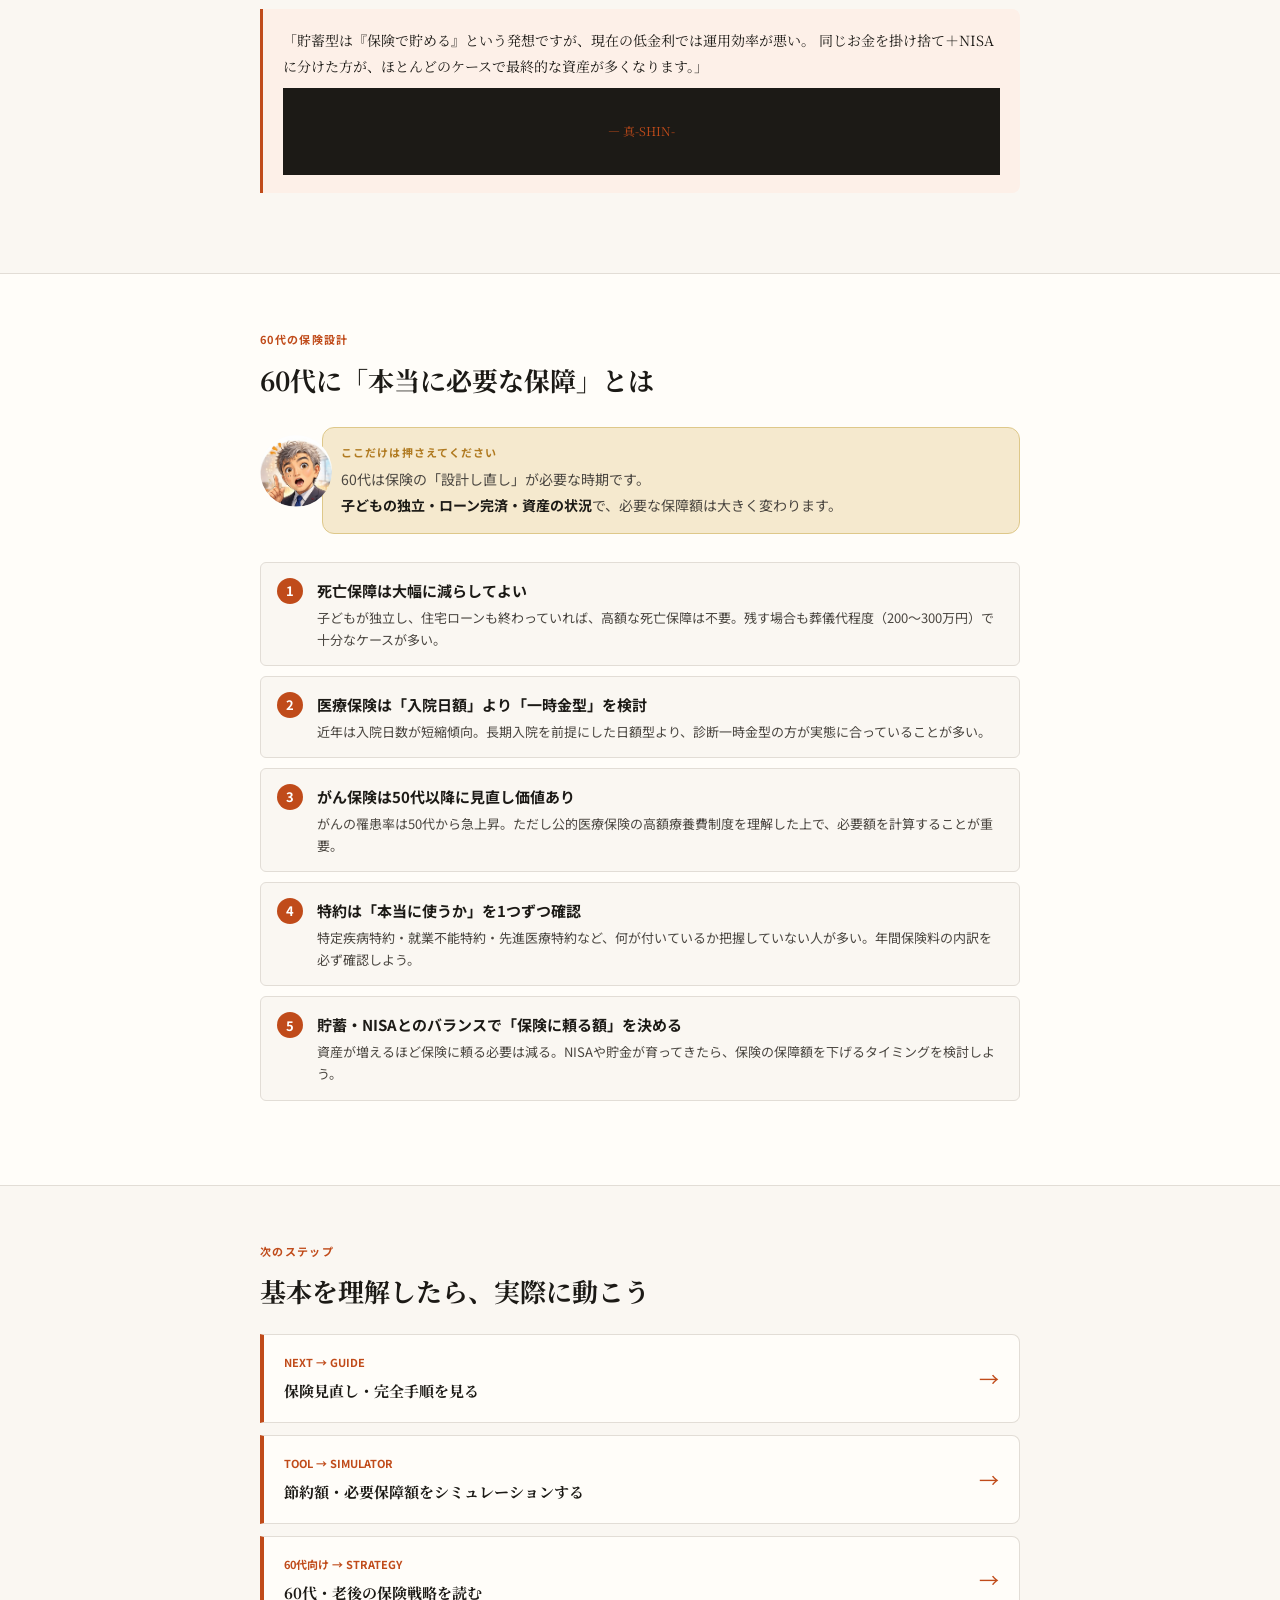
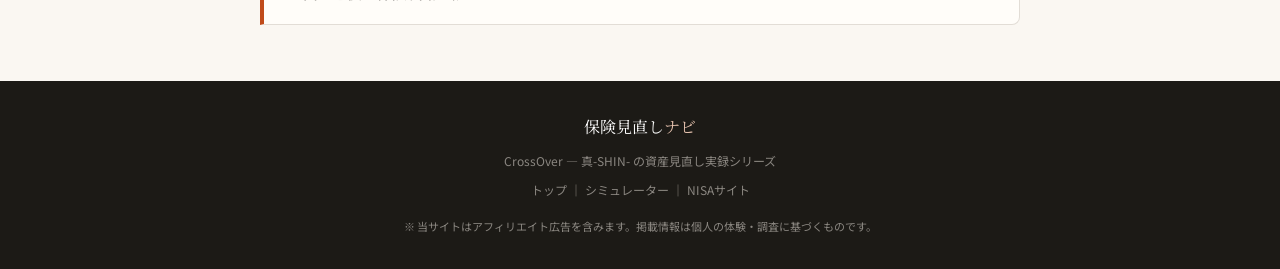
<file: insurance-basics.html>
<!DOCTYPE html>
<html lang="ja">
<head>
  <meta charset="UTF-8">
  <meta name="viewport" content="width=device-width, initial-scale=1.0">
  <title>保険の基本と仕組み｜保険見直しナビ</title>
  <meta name="description" content="生命保険・医療保険・がん保険の違い、掛け捨てvs貯蓄型、60代に本当に必要な保障とは。保険の基礎をわかりやすく解説。">
  <link rel="preconnect" href="https://fonts.googleapis.com">
  <link href="https://fonts.googleapis.com/css2?family=Noto+Serif+JP:wght@400;600;700&family=Noto+Sans+JP:wght@400;500;700&display=swap" rel="stylesheet">
  <link rel="stylesheet" href="css/style.css">
  <style>
    .type-grid { display: grid; grid-template-columns: repeat(auto-fit, minmax(200px, 1fr)); gap: 12px; margin-bottom: 28px; }
    .type-card {
      border-radius: 8px; padding: 20px 18px;
      border: 1px solid var(--border); background: var(--warm-white);
    }
    .type-card-icon { font-size: 24px; margin-bottom: 10px; }
    .type-card-title { font-family: var(--serif); font-size: 16px; font-weight: 700; margin-bottom: 6px; }
    .type-card-desc  { font-size: 13px; color: var(--ink-mid); line-height: 1.75; }
    .type-card.life   { border-top: 3px solid var(--accent); }
    .type-card.med    { border-top: 3px solid var(--teal); }
    .type-card.cancer { border-top: 3px solid var(--gold); }

    .compare-table { width: 100%; border-collapse: collapse; font-size: 14px; margin-bottom: 24px; }
    .compare-table th, .compare-table td { padding: 11px 14px; border: 1px solid var(--border); line-height: 1.6; }
    .compare-table th { background: var(--cream); font-weight: 700; color: var(--ink-mid); font-size: 13px; }
    .compare-table tr:nth-child(even) td { background: var(--cream); }
    .compare-table td:first-child { font-weight: 500; color: var(--ink); }
    .recommend { background: var(--teal-bg); border: 1px solid var(--teal-border); }
    .recommend td { color: var(--teal) !important; }

    .point-list { list-style: none; display: grid; gap: 10px; margin-bottom: 28px; }
    .point-item {
      display: flex; gap: 14px; align-items: flex-start;
      background: var(--cream); border: 1px solid var(--border);
      border-radius: 6px; padding: 14px 16px;
    }
    .point-num {
      min-width: 26px; height: 26px; border-radius: 50%;
      background: var(--accent); color: #fff;
      font-size: 13px; font-weight: 700;
      display: flex; align-items: center; justify-content: center;
      flex-shrink: 0; margin-top: 1px;
    }
    .point-body strong { font-size: 15px; color: var(--ink); display: block; margin-bottom: 3px; }
    .point-body p { font-size: 13px; color: var(--ink-mid); line-height: 1.7; margin: 0; }

    .shin-voice {
      background: var(--accent-bg); border-left: 3px solid var(--accent);
      border-radius: 0 8px 8px 0; padding: 18px 20px; margin: 24px 0;
      font-family: var(--serif); font-size: 14px; line-height: 1.9; color: var(--ink);
    }
    .shin-voice footer { font-size: 12px; color: var(--accent); margin-top: 8px; }

    .next-link {
      display: flex; align-items: center; justify-content: space-between;
      background: var(--warm-white); border: 1px solid var(--border);
      border-left: 4px solid var(--accent);
      border-radius: 0 8px 8px 0; padding: 18px 20px;
      text-decoration: none; color: var(--ink);
      transition: background .2s; margin-top: 12px;
    }
    .next-link:hover { background: var(--accent-bg); }
    .next-link-label { font-size: 11px; color: var(--accent); font-weight: 700; margin-bottom: 4px; }
    .next-link-title { font-family: var(--serif); font-size: 15px; font-weight: 700; }
    .next-link-arrow { font-size: 20px; color: var(--accent); }
  </style>
</head>
<body>

<header>
  <div class="header-inner">
    <a href="index.html" class="logo">保険見直し<span>ナビ</span></a>
    <nav>
      <a href="index.html">トップ</a>
      <a href="index.html#checklist">払いすぎチェック</a>
      <a href="simulator.html">シミュレーター</a>
      <a href="https://crossover4029-web.github.io/nisa-site/" target="_blank">NISAサイト</a>
    </nav>
  </div>
</header>

<section class="hero" style="padding:48px 24px 40px;">
  <div class="hero-inner fade-in">
    <span class="hero-eyebrow">BASICS</span>
    <h1>保険の<em>基本と仕組み</em>を、まずここで理解する</h1>
    <p class="hero-lead">
      「何となく入ったまま」の保険を見直すには、まず種類と仕組みを知ることが先決です。<br>
      難しい言葉は使わず、61歳PMが実際に理解したプロセスでお伝えします。
    </p>
  </div>
</section>

<!-- 保険の3種類 -->
<section class="section" style="background:var(--warm-white);border-top:1px solid var(--border);">
  <div class="section-inner fade-in">
    <div class="section-label">保険の種類</div>
    <h2 class="section-title">まず「3種類」の違いを押さえる</h2>
    <div class="type-grid">
      <div class="type-card life">
        <div class="type-card-icon">🏠</div>
        <div class="type-card-title">生命保険（死亡保険）</div>
        <div class="type-card-desc">亡くなったとき、残された家族にお金が支払われる保険。子どもが独立した後は必要額が激減する。</div>
      </div>
      <div class="type-card med">
        <div class="type-card-icon">🏥</div>
        <div class="type-card-title">医療保険</div>
        <div class="type-card-desc">入院・手術をしたときに給付金が出る保険。公的医療保険（健康保険）と組み合わせて考える必要がある。</div>
      </div>
      <div class="type-card cancer">
        <div class="type-card-icon">🔬</div>
        <div class="type-card-title">がん保険</div>
        <div class="type-card-desc">がんと診断されたときや治療時に給付金が出る保険。50代以降は検討価値が高まる。</div>
      </div>
    </div>
    <div class="shin-voice">
      「私は3種類すべてに入っていましたが、死亡保障は子どもが独立した時点で大幅に不要になっていました。
      それでも『なんとなく』そのままにしていた。証券を見て初めて気づいた話です。」
      <footer>— 真-SHIN-</footer>
    </div>
  </div>
</section>

<!-- 掛け捨てvs貯蓄型 -->
<section class="section" style="background:var(--cream);">
  <div class="section-inner fade-in">
    <div class="section-label">掛け捨て vs 貯蓄型</div>
    <h2 class="section-title">どちらが得か？ 答えはほぼ決まっている</h2>
    <div class="balloon type-idea">
      <img src="img/chara-idea.png" alt="真-SHIN-" class="balloon-chara">
      <div class="balloon-body">
        <div class="balloon-label">気づき</div>
        <div class="balloon-text">「貯蓄型に入っていた理由を聞かれたら、正直答えられませんでした。<br>
        <strong>低金利時代に貯蓄型は不利</strong>、これに気づくのが遅すぎました。」</div>
      </div>
    </div>
    <table class="compare-table">
      <thead>
        <tr>
          <th>比較項目</th>
          <th>掛け捨て型</th>
          <th>貯蓄型（終身・養老）</th>
        </tr>
      </thead>
      <tbody>
        <tr>
          <td>保険料</td>
          <td>安い</td>
          <td>高い（2〜5倍）</td>
        </tr>
        <tr>
          <td>解約返戻金</td>
          <td>なし・ほぼなし</td>
          <td>あり</td>
        </tr>
        <tr>
          <td>保障内容</td>
          <td>シンプル</td>
          <td>複雑になりがち</td>
        </tr>
        <tr>
          <td>運用効率</td>
          <td>節約分をNISAへ回せる</td>
          <td>低金利時代は不利</td>
        </tr>
        <tr class="recommend">
          <td>60代への推奨度</td>
          <td>◎ 多くの場合こちら</td>
          <td>△ 再検討を推奨</td>
        </tr>
      </tbody>
    </table>
    <div class="shin-voice">
      「貯蓄型は『保険で貯める』という発想ですが、現在の低金利では運用効率が悪い。
      同じお金を掛け捨て＋NISAに分けた方が、ほとんどのケースで最終的な資産が多くなります。」
      <footer>— 真-SHIN-</footer>
    </div>
  </div>
</section>

<!-- 60代に必要な保障 -->
<section class="section" style="background:var(--warm-white);border-top:1px solid var(--border);border-bottom:1px solid var(--border);">
  <div class="section-inner fade-in">
    <div class="section-label">60代の保険設計</div>
    <h2 class="section-title">60代に「本当に必要な保障」とは</h2>
    <div class="balloon type-point">
      <img src="img/chara-point.png" alt="真-SHIN-" class="balloon-chara">
      <div class="balloon-body">
        <div class="balloon-label">ここだけは押さえてください</div>
        <div class="balloon-text">60代は保険の「設計し直し」が必要な時期です。<br>
        <strong>子どもの独立・ローン完済・資産の状況</strong>で、必要な保障額は大きく変わります。</div>
      </div>
    </div>
    <ul class="point-list">
      <li class="point-item">
        <div class="point-num">1</div>
        <div class="point-body">
          <strong>死亡保障は大幅に減らしてよい</strong>
          <p>子どもが独立し、住宅ローンも終わっていれば、高額な死亡保障は不要。残す場合も葬儀代程度（200〜300万円）で十分なケースが多い。</p>
        </div>
      </li>
      <li class="point-item">
        <div class="point-num">2</div>
        <div class="point-body">
          <strong>医療保険は「入院日額」より「一時金型」を検討</strong>
          <p>近年は入院日数が短縮傾向。長期入院を前提にした日額型より、診断一時金型の方が実態に合っていることが多い。</p>
        </div>
      </li>
      <li class="point-item">
        <div class="point-num">3</div>
        <div class="point-body">
          <strong>がん保険は50代以降に見直し価値あり</strong>
          <p>がんの罹患率は50代から急上昇。ただし公的医療保険の高額療養費制度を理解した上で、必要額を計算することが重要。</p>
        </div>
      </li>
      <li class="point-item">
        <div class="point-num">4</div>
        <div class="point-body">
          <strong>特約は「本当に使うか」を1つずつ確認</strong>
          <p>特定疾病特約・就業不能特約・先進医療特約など、何が付いているか把握していない人が多い。年間保険料の内訳を必ず確認しよう。</p>
        </div>
      </li>
      <li class="point-item">
        <div class="point-num">5</div>
        <div class="point-body">
          <strong>貯蓄・NISAとのバランスで「保険に頼る額」を決める</strong>
          <p>資産が増えるほど保険に頼る必要は減る。NISAや貯金が育ってきたら、保険の保障額を下げるタイミングを検討しよう。</p>
        </div>
      </li>
    </ul>
  </div>
</section>

<!-- 次のステップ -->
<section class="section" style="background:var(--cream);">
  <div class="section-inner fade-in">
    <div class="section-label">次のステップ</div>
    <h2 class="section-title">基本を理解したら、実際に動こう</h2>
    <a href="review-guide.html" class="next-link">
      <div>
        <div class="next-link-label">NEXT → GUIDE</div>
        <div class="next-link-title">保険見直し・完全手順を見る</div>
      </div>
      <span class="next-link-arrow">→</span>
    </a>
    <a href="simulator.html" class="next-link">
      <div>
        <div class="next-link-label">TOOL → SIMULATOR</div>
        <div class="next-link-title">節約額・必要保障額をシミュレーションする</div>
      </div>
      <span class="next-link-arrow">→</span>
    </a>
    <a href="senior-strategy.html" class="next-link">
      <div>
        <div class="next-link-label">60代向け → STRATEGY</div>
        <div class="next-link-title">60代・老後の保険戦略を読む</div>
      </div>
      <span class="next-link-arrow">→</span>
    </a>
  </div>
</section>

<footer>
  <div class="footer-logo">保険見直し<span>ナビ</span></div>
  <p style="margin-bottom:8px;">CrossOver — 真-SHIN- の資産見直し実録シリーズ</p>
  <p>
    <a href="index.html">トップ</a> ｜
    <a href="simulator.html">シミュレーター</a> ｜
    <a href="https://crossover4029-web.github.io/nisa-site/" target="_blank">NISAサイト</a>
  </p>
  <p style="margin-top:16px;font-size:11px;">※ 当サイトはアフィリエイト広告を含みます。掲載情報は個人の体験・調査に基づくものです。</p>
</footer>

<script src="js/script.js"></script>
</body>
</html>
</file>
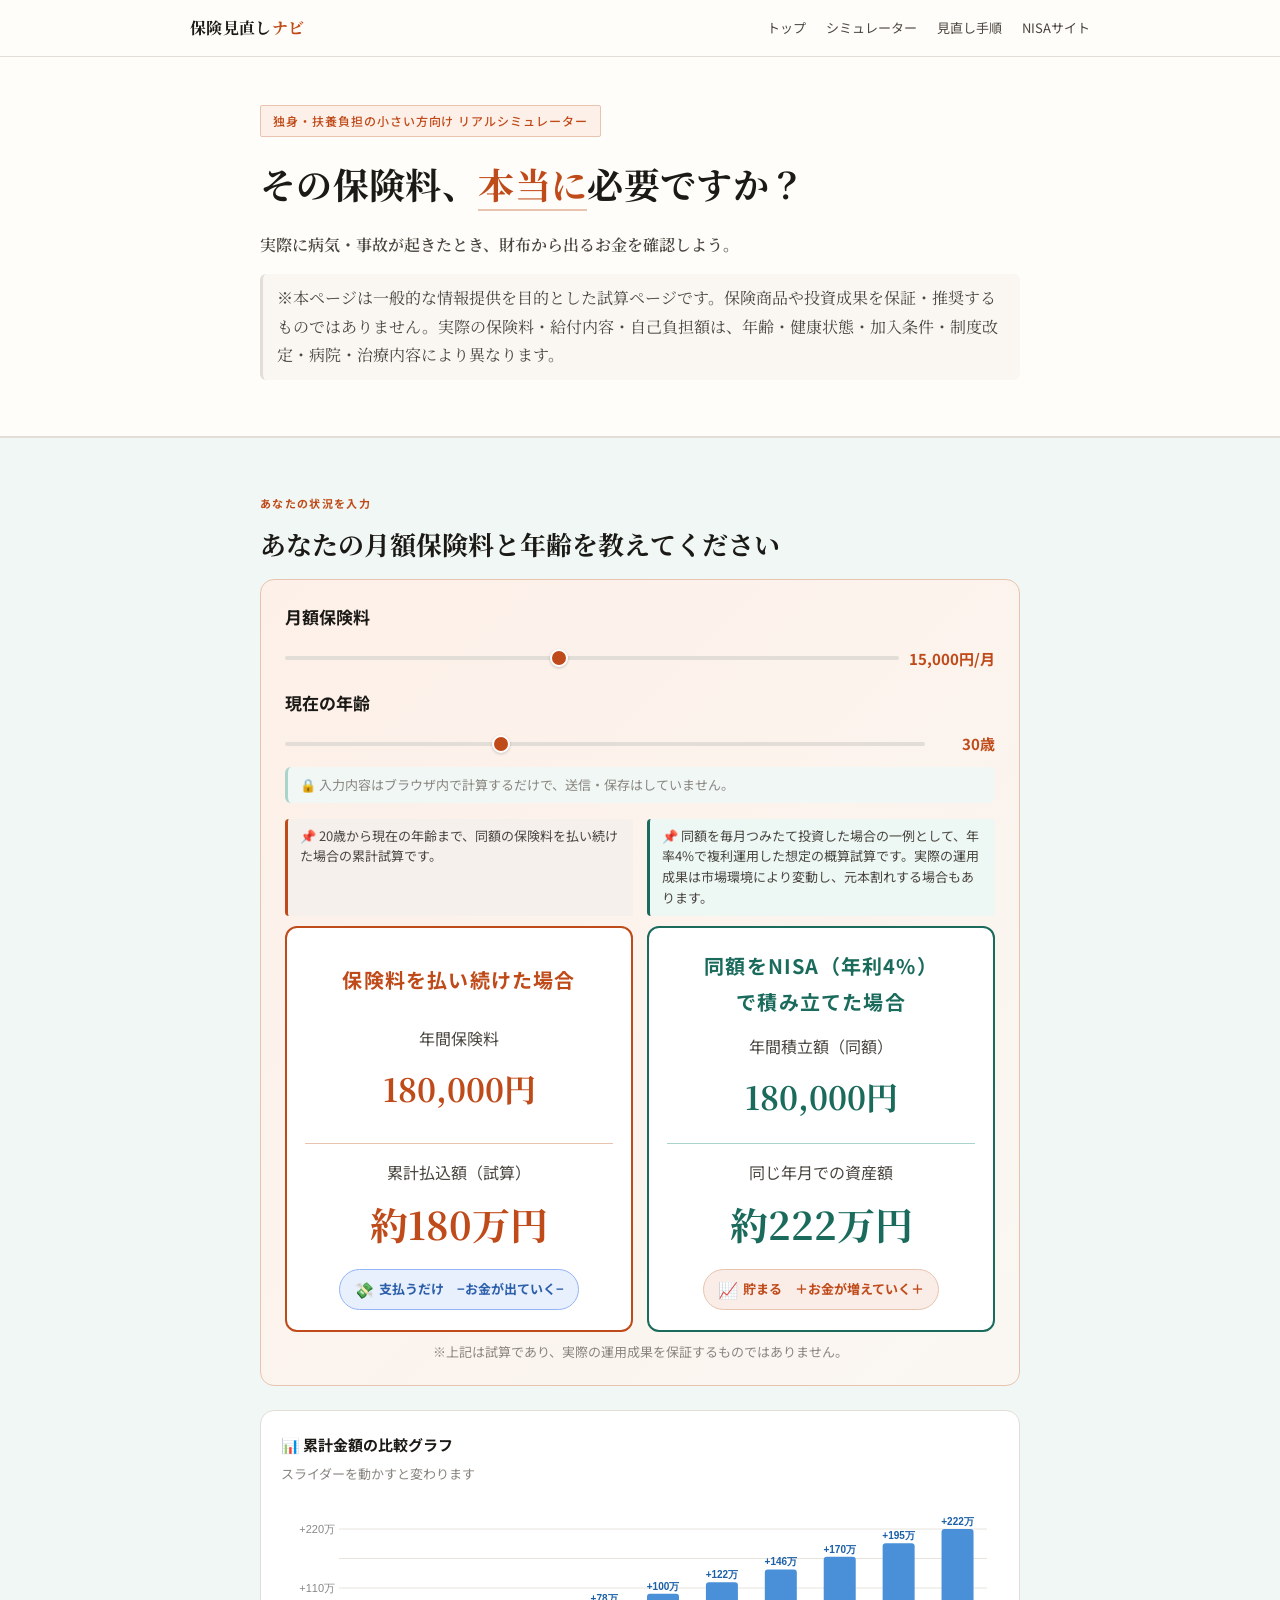
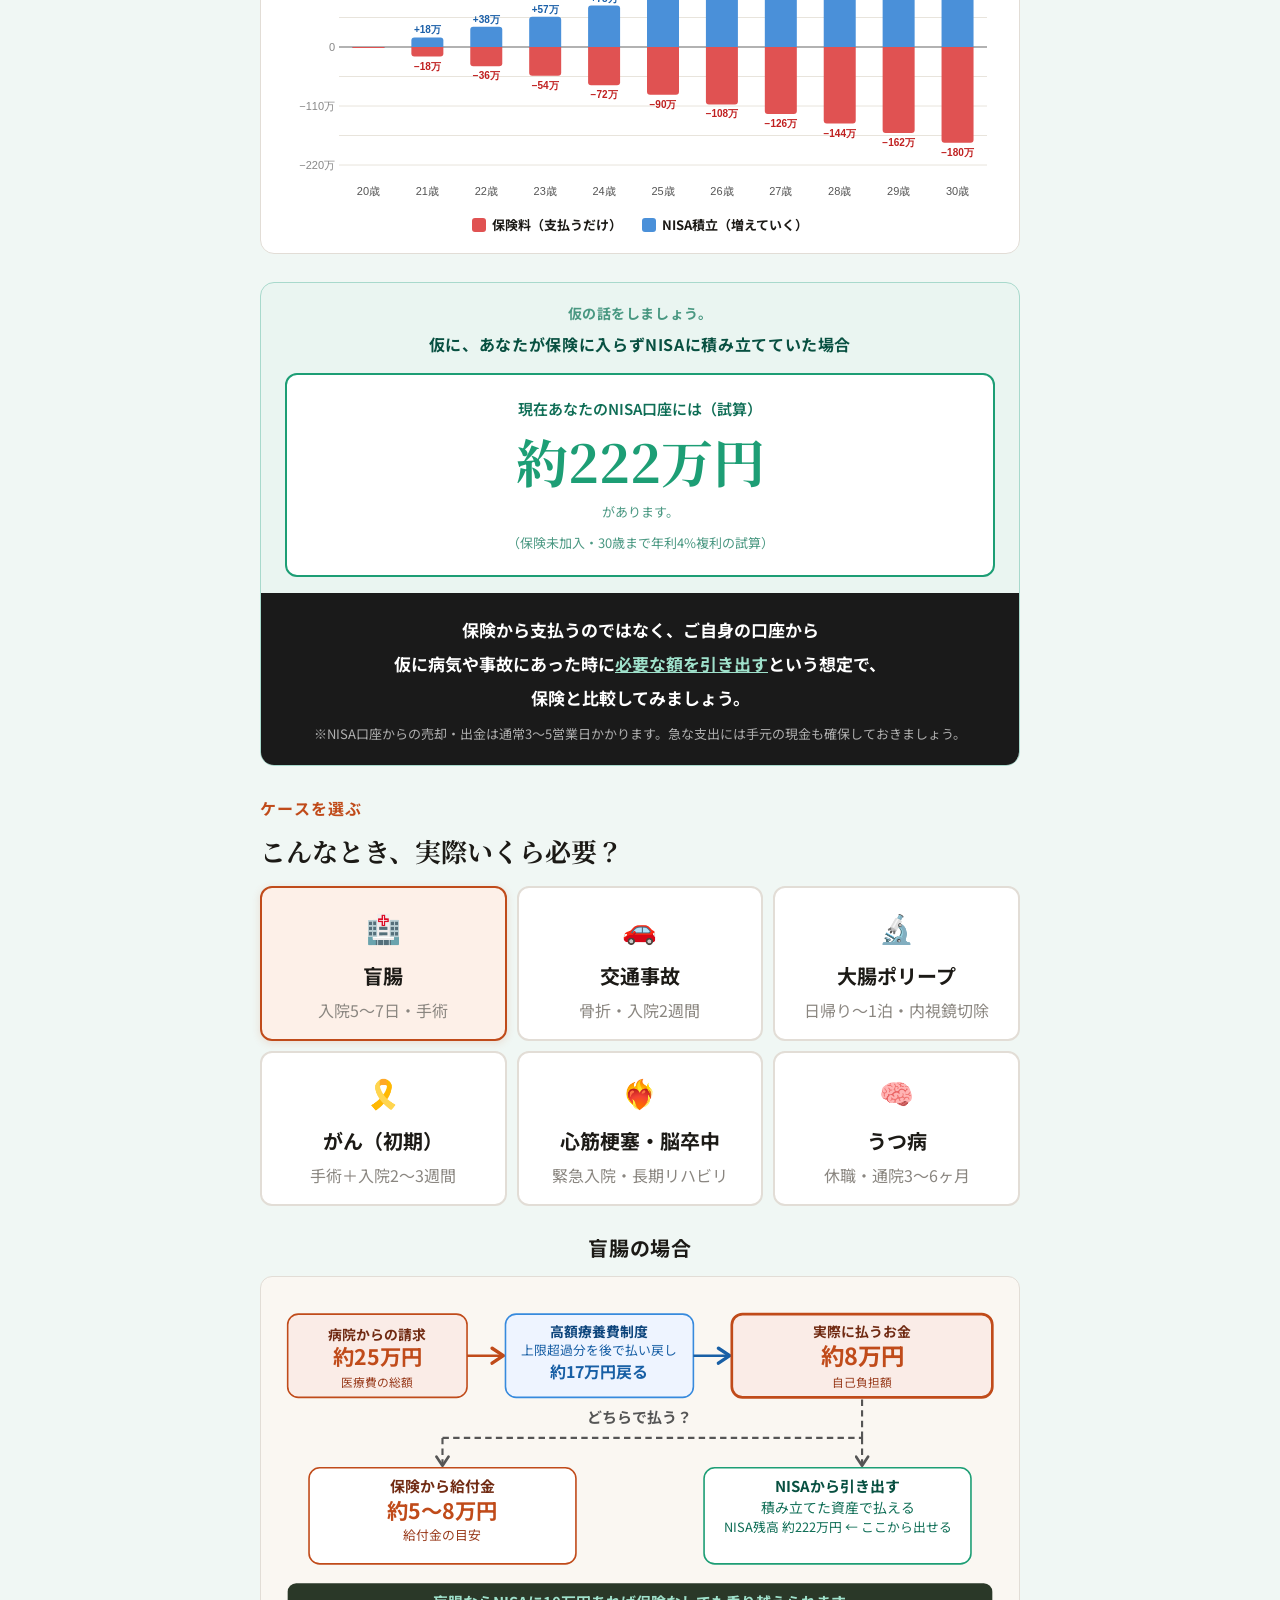
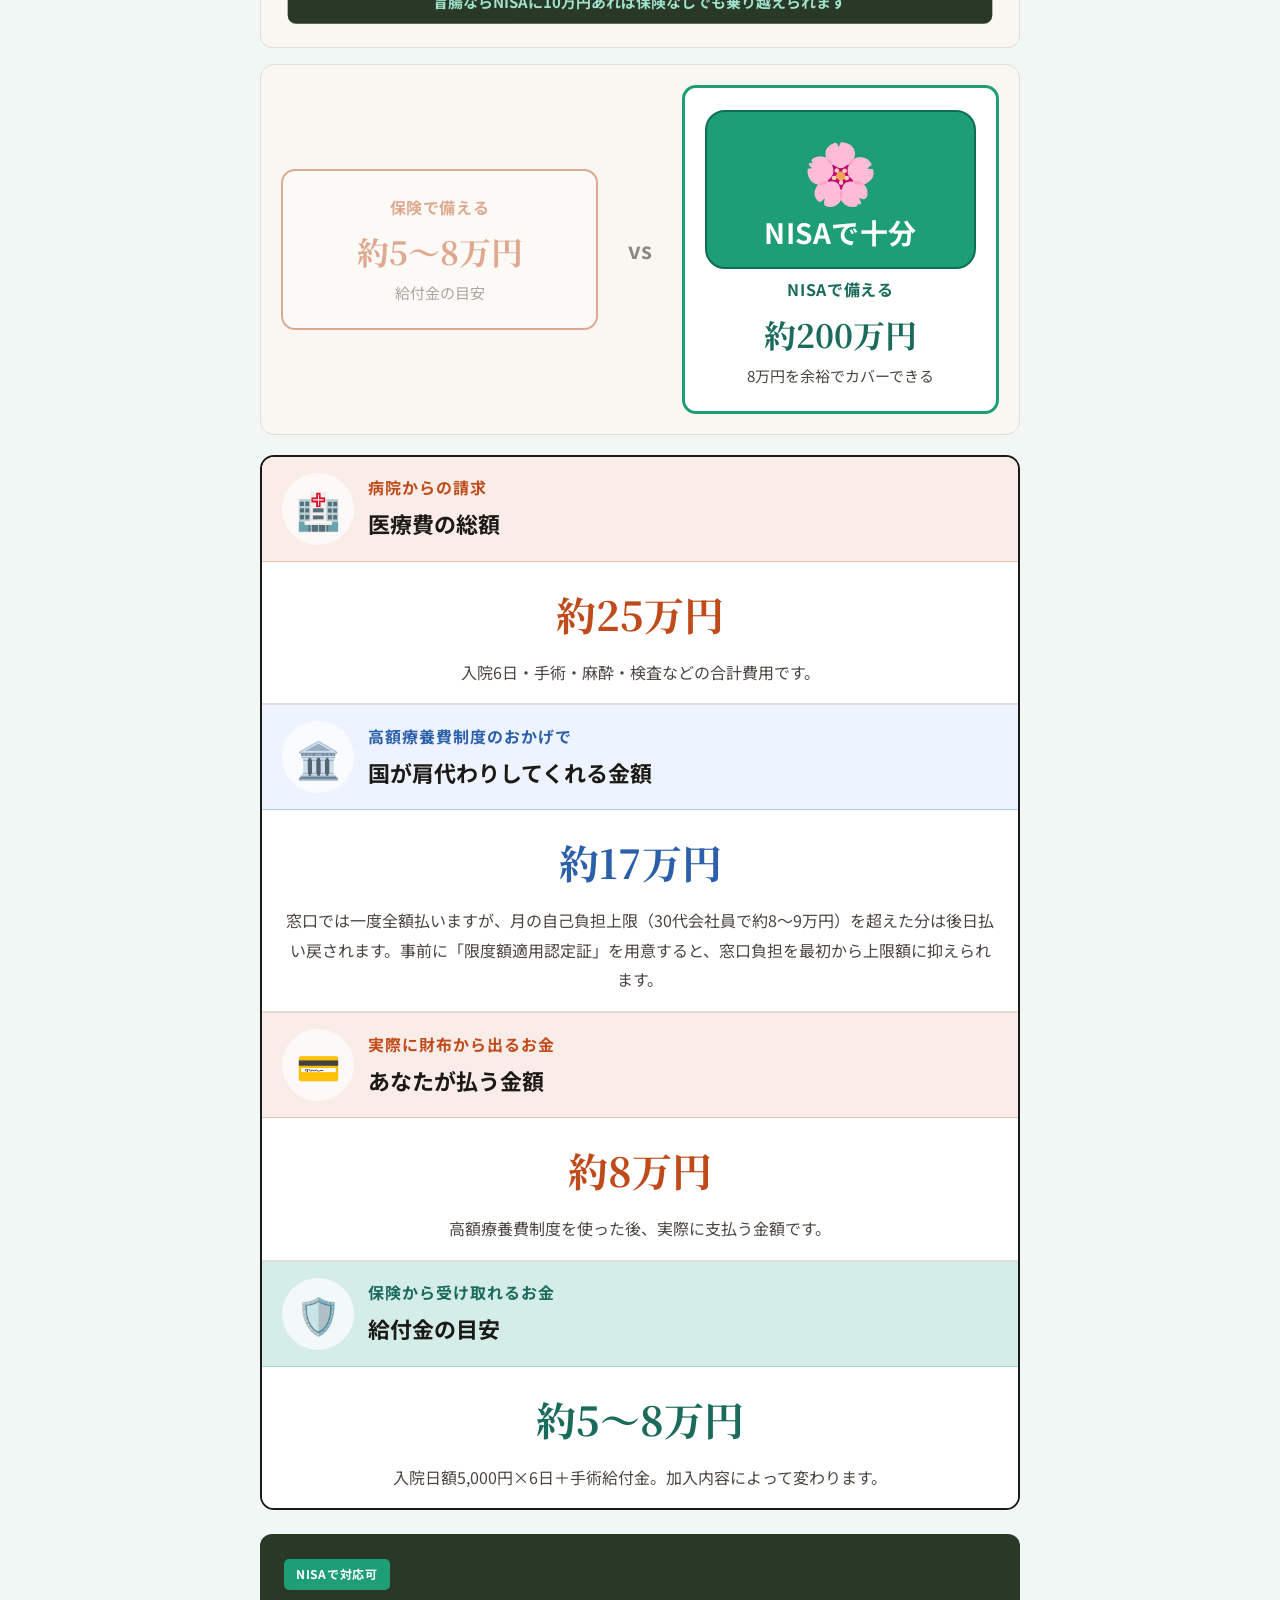
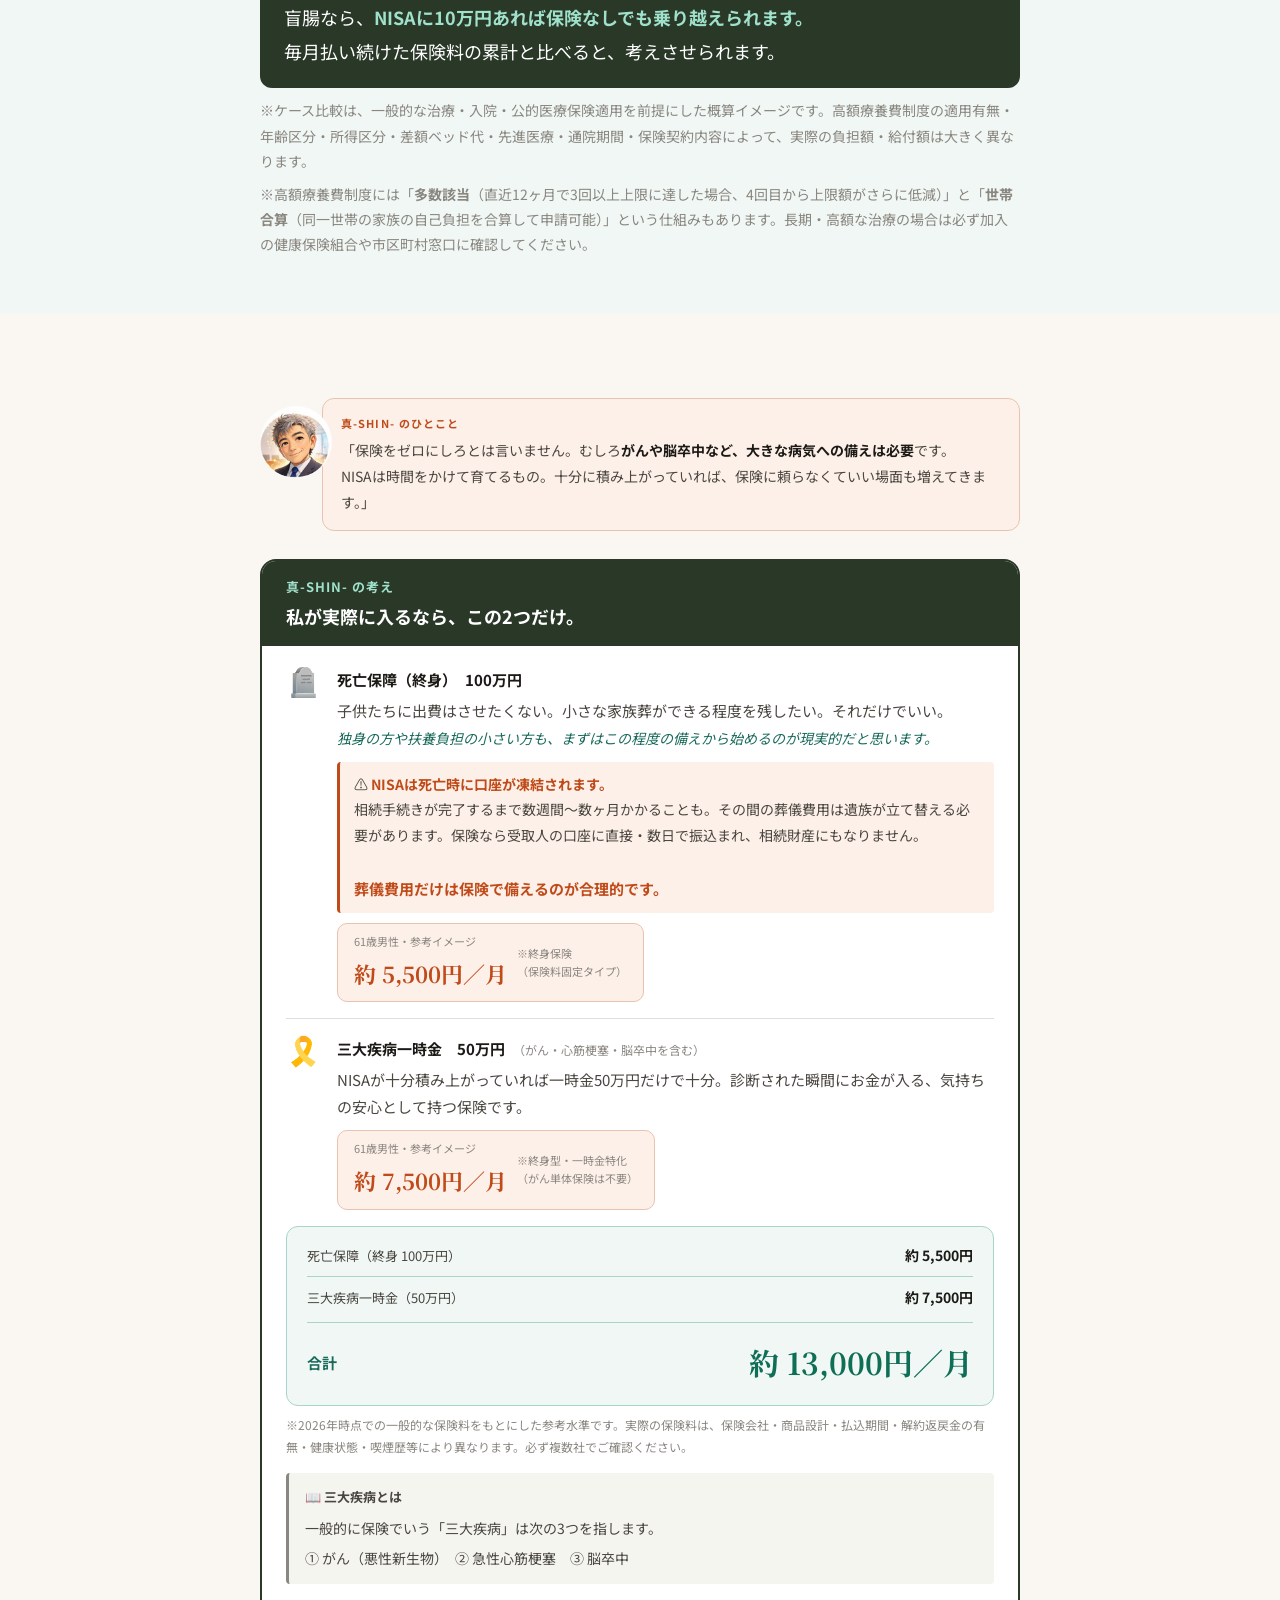
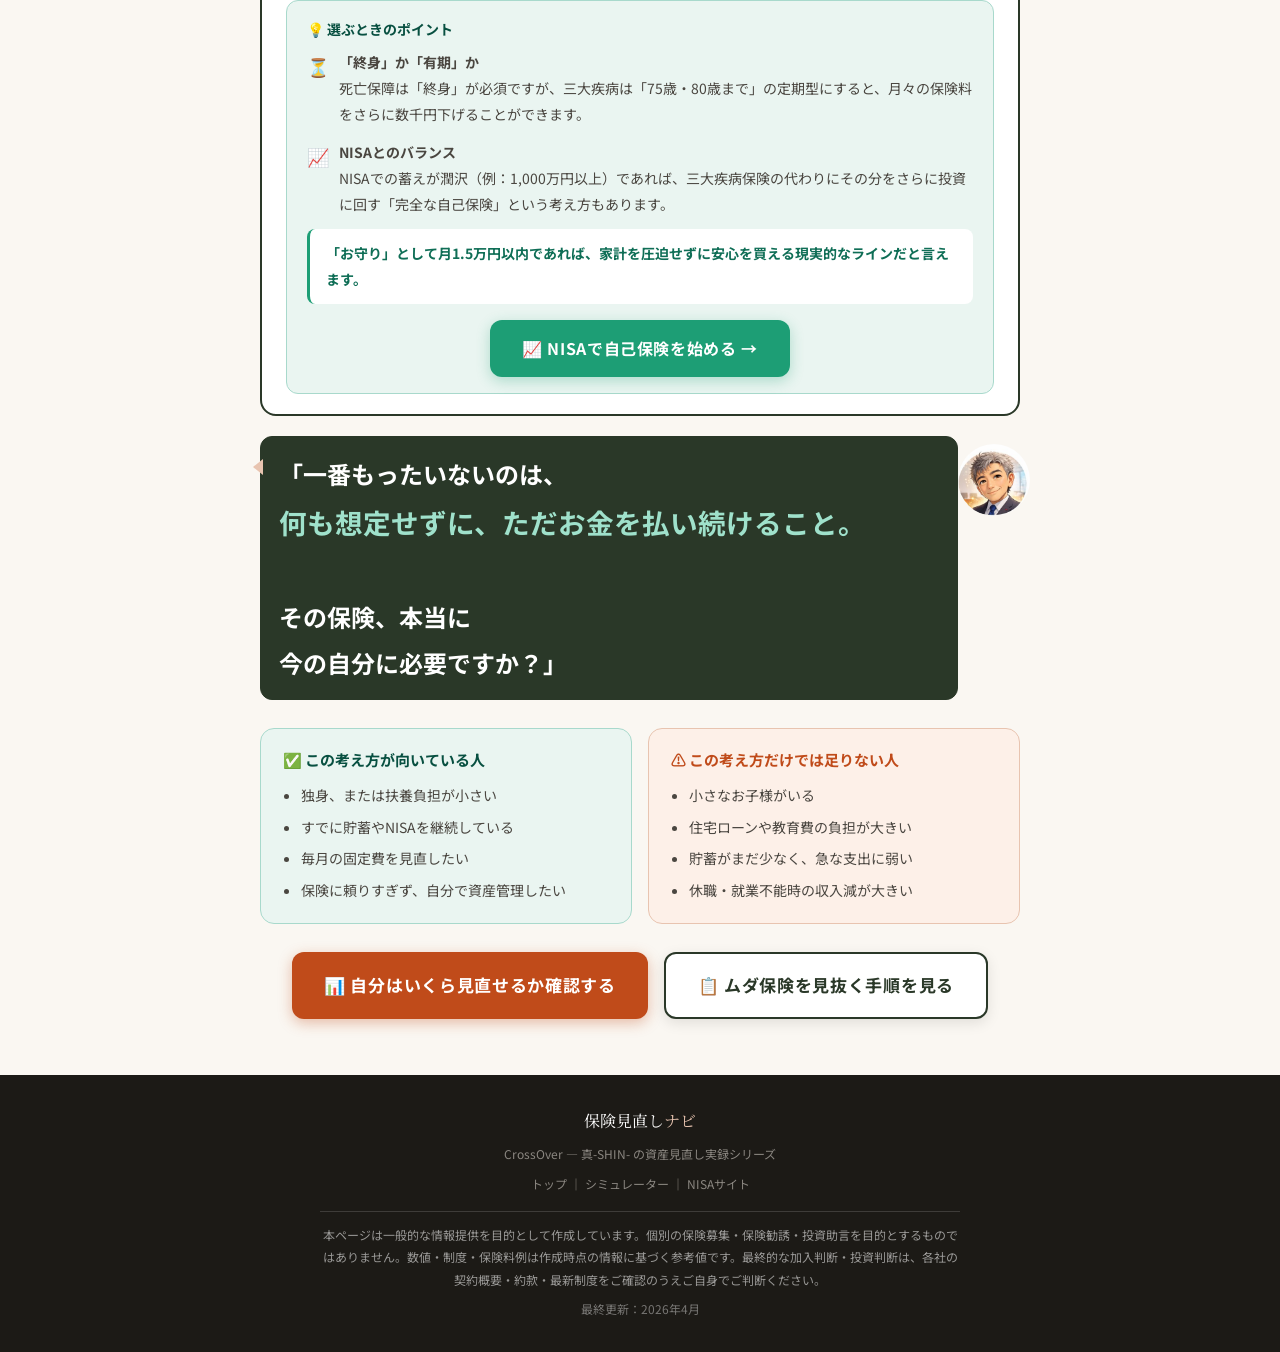
<file: real-sim.html>
<!DOCTYPE html>
<html lang="ja">
<head>
  <meta charset="UTF-8">
  <meta name="viewport" content="width=device-width, initial-scale=1.0">
  <title>保険って本当に必要？リアル体験シミュレーター｜保険見直しナビ</title>
  <meta name="description" content="盲腸・交通事故・大腸ポリープ・がん・うつ病。実際にかかるお金と保険の給付金を比較。NISAで備えるとどうなるか、リアルな数字で確認しよう。">
  <!-- OGP -->
  <meta property="og:type"        content="website">
  <meta property="og:title"       content="保険って本当に必要？リアル体験シミュレーター｜保険見直しナビ">
  <meta property="og:description" content="盲腸・交通事故・がん・脳卒中など6つのケースで「保険 vs NISA」を比較。実際にかかるお金をリアルな数字で確認しよう。">
  <meta property="og:url"         content="https://crossover4029-web.github.io/real-sim.html">
  <meta property="og:image"       content="https://crossover4029-web.github.io/img/ogp-real-sim.png">
  <meta property="og:site_name"   content="保険見直しナビ">
  <meta name="twitter:card"       content="summary_large_image">
  <meta name="twitter:title"      content="保険って本当に必要？リアル体験シミュレーター">
  <meta name="twitter:description" content="6つのリアルケースで保険 vs NISAを比較。実際の自己負担額を数字で確認。">
  <meta name="twitter:image"      content="https://crossover4029-web.github.io/img/ogp-real-sim.png">
  <link rel="preconnect" href="https://fonts.googleapis.com">
  <link href="https://fonts.googleapis.com/css2?family=Noto+Serif+JP:wght@400;600;700&family=Noto+Sans+JP:wght@400;500;700&display=swap" rel="stylesheet">
  <style>
    /* Google Fonts font-display:swap 強制適用（CLS抑制） */
    @font-face { font-family:'Noto Serif JP'; font-display:swap; }
    @font-face { font-family:'Noto Sans JP';  font-display:swap; }
  </style>
  <link rel="stylesheet" href="css/style.css">
  <link rel="stylesheet" href="css/real-sim.css">
</head>
<body>

<header>
  <div class="header-inner">
    <a href="index.html" class="logo">保険見直し<span>ナビ</span></a>
    <nav aria-label="サイトナビゲーション">
      <a href="index.html">トップ</a>
      <a href="simulator.html">シミュレーター</a>
      <a href="review-guide.html">見直し手順</a>
      <a href="https://crossover4029-web.github.io/nisa-site/" target="_blank" rel="noopener noreferrer">NISAサイト</a>
    </nav>
  </div>
</header>

<section class="hero hero-sim">
  <div class="hero-inner fade-in">
    <span class="hero-eyebrow">独身・扶養負担の小さい方向け リアルシミュレーター</span>
    <h1>その保険料、<em>本当に</em>必要ですか？</h1>
    <p class="hero-lead-serif">実際に病気・事故が起きたとき、財布から出るお金を確認しよう。</p>
    <p class="hero-disclaimer">※本ページは一般的な情報提供を目的とした試算ページです。保険商品や投資成果を保証・推奨するものではありません。実際の保険料・給付内容・自己負担額は、年齢・健康状態・加入条件・制度改定・病院・治療内容により異なります。</p>
  </div>
</section>

<section class="section section-teal-bg">
  <div class="section-inner fade-in">

    <div class="section-label">あなたの状況を入力</div>
    <h2 class="section-title section-title-mb">あなたの月額保険料と年齢を教えてください</h2>

    <div class="slider-card">
      <div class="slider-card-title">月額保険料</div>
      <div class="slider-wrap">
        <input type="range" id="ins-fee" min="3000" max="30000" step="500" value="15000" oninput="updateInputs()" aria-label="月額保険料（3,000円〜30,000円）">
        <span class="slider-val" id="ins-fee-val">15,000円/月</span>
      </div>
      <div class="slider-card-title slider-card-title-mt">現在の年齢</div>
      <div class="slider-wrap">
        <input type="range" id="sim-age" min="20" max="50" step="1" value="30" oninput="updateInputs()" aria-label="現在の年齢（20歳〜50歳）">
        <span class="slider-val" id="sim-age-val">30歳</span>
      </div>
      <p class="input-privacy-note">🔒 入力内容はブラウザ内で計算するだけで、送信・保存はしていません。</p>
      <!-- 保険 vs NISA 対比ブロック -->
      <div class="compare-notes-grid">
        <div class="compare-note compare-note-ins">
          📌 20歳から現在の年齢まで、同額の保険料を払い続けた場合の累計試算です。
        </div>
        <div class="compare-note compare-note-nisa">
          📌 同額を毎月つみたて投資した場合の一例として、年率4%で複利運用した想定の概算試算です。実際の運用成果は市場環境により変動し、元本割れする場合もあります。
        </div>
      </div>
      <div class="compare-cards-grid">

        <!-- 保険側 -->
        <div class="compare-card compare-card-ins">
          <div class="compare-card-title compare-card-title-ins">保険料を払い続けた場合</div>
          <div class="compare-card-sub">年間保険料</div>
          <div class="compare-card-amount compare-card-amount-ins" id="yearly-fee">180,000円</div>
          <div class="compare-card-footer compare-card-footer-ins">
            <div class="compare-card-sub">累計払込額（試算）</div>
            <div class="compare-card-total compare-card-total-ins" id="total-paid">約180万円</div>
            <div class="compare-badge compare-badge-blue">
              <span class="compare-badge-icon">💸</span>
              <span class="compare-badge-text compare-badge-text-blue">支払うだけ　−お金が出ていく−</span>
            </div>
          </div>
        </div>

        <!-- NISA側 -->
        <div class="compare-card compare-card-nisa">
          <div class="compare-card-title compare-card-title-nisa">同額をNISA（年利4%）<br>で積み立てた場合</div>
          <div class="compare-card-sub">年間積立額（同額）</div>
          <div class="compare-card-amount compare-card-amount-nisa" id="nisa-yearly">180,000円</div>
          <div class="compare-card-footer compare-card-footer-nisa">
            <div class="compare-card-sub">同じ年月での資産額</div>
            <div class="compare-card-total compare-card-total-nisa" id="nisa-result">約222万円</div>
            <div class="compare-badge compare-badge-red">
              <span class="compare-badge-icon">📈</span>
              <span class="compare-badge-text compare-badge-text-red">貯まる　＋お金が増えていく＋</span>
            </div>
          </div>
        </div>

      </div>
      <div class="compare-disclaimer">※上記は試算であり、実際の運用成果を保証するものではありません。</div>
    </div>

    <!-- 棒グラフ：保険(赤・下向き) vs NISA(青・上向き) -->
    <div class="bar-chart-card">
      <div class="bar-chart-title">📊 累計金額の比較グラフ</div>
      <div class="bar-chart-sub">スライダーを動かすと変わります</div>
      <div class="bar-chart-wrap">
        <canvas id="bar-chart" class="canvas-full"></canvas>
      </div>
      <div class="bar-chart-legend">
        <span class="bar-chart-legend-item"><span class="bar-chart-legend-dot bar-chart-legend-dot-ins"></span>保険料（支払うだけ）</span>
        <span class="bar-chart-legend-item"><span class="bar-chart-legend-dot bar-chart-legend-dot-nisa"></span>NISA積立（増えていく）</span>
      </div>
    </div>

    <!-- 前提カード -->
    <div class="premise-card">
      <div class="premise-card-top">
        <div class="premise-card-eyebrow">仮の話をしましょう。</div>
        <div class="premise-card-heading">仮に、あなたが保険に入らずNISAに積み立てていた場合</div>
        <div class="premise-nisa-box">
          <div class="premise-nisa-label">現在あなたのNISA口座には（試算）</div>
          <div class="premise-nisa-amount" id="premise-nisa">約222万円</div>
          <div class="premise-nisa-note" id="premise-note">があります。</div>
          <div class="premise-nisa-note">（保険未加入・30歳まで年利4%複利の試算）</div>
        </div>
      </div>
      <div class="premise-card-bottom">
        <div class="premise-card-bottom-text">
          保険から支払うのではなく、ご自身の口座から<br>
          仮に病気や事故にあった時に<span class="premise-card-bottom-accent">必要な額を引き出す</span>という想定で、<br>
          保険と比較してみましょう。<br>
          <span class="premise-card-bottom-sub">※NISA口座からの売却・出金は通常3〜5営業日かかります。急な支出には手元の現金も確保しておきましょう。</span>
        </div>
      </div>
    </div>

    <div class="section-label section-label-lg">ケースを選ぶ</div>
    <h2 class="section-title section-title-mb">こんなとき、実際いくら必要？</h2>

    <div class="tab-scroll" id="case-tabs" role="tablist" aria-label="病気・事故のケース選択"></div>

    <!-- インタラクティブ流れ図 -->
    <div id="case-title" class="case-title-bar">盲腸の場合</div>
    <div class="flow-svg-wrap">
      <svg id="flow-svg" width="100%" viewBox="0 0 680 310" xmlns="http://www.w3.org/2000/svg">
        <defs>
          <marker id="farr" viewBox="0 0 10 10" refX="8" refY="5" markerWidth="7" markerHeight="7" orient="auto-start-reverse">
            <path d="M2 1L8 5L2 9" fill="none" stroke="context-stroke" stroke-width="1.8" stroke-linecap="round" stroke-linejoin="round"/>
          </marker>
          <marker id="farr-dash" viewBox="0 0 10 10" refX="8" refY="5" markerWidth="7" markerHeight="7" orient="auto-start-reverse">
            <path d="M2 1L8 5L2 9" fill="none" stroke="#555" stroke-width="1.8" stroke-linecap="round" stroke-linejoin="round"/>
          </marker>
        </defs>

        <!-- ① 病院からの請求 -->
        <rect x="10" y="16" width="168" height="78" rx="10" fill="#FAECE7" stroke="#C04B1A" stroke-width="1.5"/>
        <text x="94" y="40" text-anchor="middle" font-size="13" font-weight="700" fill="#712B13">病院からの請求</text>
        <text id="f-total" x="94" y="64" text-anchor="middle" font-size="20" font-weight="700" fill="#C04B1A">—</text>
        <text x="94" y="84" text-anchor="middle" font-size="11" fill="#993C1D">医療費の総額</text>

        <!-- → -->
        <line x1="178" y1="55" x2="212" y2="55" stroke="#C04B1A" stroke-width="2.5" marker-end="url(#farr)"/>

        <!-- ② 高額療養費 -->
        <rect x="214" y="16" width="176" height="78" rx="10" fill="#EEF4FF" stroke="#378ADD" stroke-width="1.5"/>
        <text x="302" y="37" text-anchor="middle" font-size="13" font-weight="700" fill="#0C447C">高額療養費制度</text>
        <text x="302" y="54" text-anchor="middle" font-size="12" fill="#185FA5">上限超過分を後で払い戻し</text>
        <text id="f-cover" x="302" y="76" text-anchor="middle" font-size="15" font-weight="700" fill="#185FA5">—</text>

        <!-- → -->
        <line x1="390" y1="55" x2="424" y2="55" stroke="#185FA5" stroke-width="2.5" marker-end="url(#farr)"/>

        <!-- ③ 自己負担 -->
        <rect x="426" y="16" width="244" height="78" rx="10" fill="#FAECE7" stroke="#C04B1A" stroke-width="2.5"/>
        <text x="548" y="37" text-anchor="middle" font-size="13" font-weight="700" fill="#712B13">実際に払うお金</text>
        <text id="f-self" x="548" y="64" text-anchor="middle" font-size="22" font-weight="700" fill="#C04B1A">—</text>
        <text x="548" y="84" text-anchor="middle" font-size="11" fill="#993C1D">自己負担額</text>

        <!-- どちらで払う？ラベル＋分岐点＋点線 -->
        <text x="340" y="118" text-anchor="middle" font-size="14" font-weight="700" fill="#555">どちらで払う？</text>
        <!-- 自己負担から降りてくる縦線 -->
        <line x1="548" y1="96" x2="548" y2="132" stroke="#555" stroke-width="2" stroke-dasharray="6 4"/>
        <!-- 分岐の横線（左端→右端） -->
        <line x1="155" y1="132" x2="548" y2="132" stroke="#555" stroke-width="2" stroke-dasharray="6 4"/>
        <!-- 左（保険）へ降りる縦線 -->
        <line x1="155" y1="132" x2="155" y2="158" stroke="#555" stroke-width="2" stroke-dasharray="6 4" marker-end="url(#farr-dash)"/>
        <!-- 右（NISA）へ降りる縦線 -->
        <line x1="548" y1="132" x2="548" y2="158" stroke="#555" stroke-width="2" stroke-dasharray="6 4" marker-end="url(#farr-dash)"/>

        <!-- ④ 保険で対応（左・赤枠・白背景） -->
        <rect x="30" y="160" width="250" height="90" rx="10" fill="#fff" stroke="#C04B1A" stroke-width="1.5" id="f-ins-box"/>
        <text x="155" y="183" text-anchor="middle" font-size="14" font-weight="700" fill="#712B13">保険から給付金</text>
        <text id="f-ins-amount" x="155" y="208" text-anchor="middle" font-size="20" font-weight="700" fill="#C04B1A">—</text>
        <text x="155" y="228" text-anchor="middle" font-size="12" fill="#993C1D">給付金の目安</text>
        <rect id="f-ins-badge" x="62" y="240" width="186" height="0" rx="4" fill="#C04B1A"/>
        <text id="f-ins-badge-text" x="155" y="256" text-anchor="middle" font-size="13" font-weight="700" fill="#fff"></text>

        <!-- ⑤ NISAで対応（右・緑枠・白背景） -->
        <rect x="400" y="160" width="250" height="90" rx="10" fill="#fff" stroke="#1D9E75" stroke-width="1.5"/>
        <text x="525" y="183" text-anchor="middle" font-size="14" font-weight="700" fill="#085041">NISAから引き出す</text>
        <text id="f-nisa-ok" x="525" y="202" text-anchor="middle" font-size="13" fill="#0F6E56">積み立てた資産で払える</text>
        <text id="f-nisa-stock" x="525" y="220" text-anchor="middle" font-size="12" fill="#0F6E56">—</text>
        <rect id="f-nisa-badge" x="432" y="232" width="186" height="0" rx="4" fill="#1D9E75"/>
        <text id="f-nisa-badge-text" x="525" y="248" text-anchor="middle" font-size="13" font-weight="700" fill="#fff"></text>

        <!-- 結論帯 -->
        <rect x="10" y="268" width="660" height="38" rx="8" fill="#2A3828"/>
        <text id="f-conclusion" x="340" y="291" text-anchor="middle" font-size="14" font-weight="700" fill="#9FE1CB">—</text>
      </svg>
    </div>

    <!-- NISA vs 保険 比較バー -->
    <div class="comp-bar">
      <div class="comp-grid">
        <div class="comp-card ins" id="comp-ins">
          <div class="comp-hanamaru ins-win" id="comp-ins-hanamaru">
            <span class="comp-hanamaru-flower">🌸</span>保険が有利
          </div>
          <div class="comp-card-head">
            <span class="comp-card-name">保険で備える</span>
          </div>
          <div class="comp-card-amount" id="comp-ins-amount">—</div>
          <div class="comp-card-label" id="comp-ins-label">給付金の目安</div>
        </div>
        <div class="comp-vs">vs</div>
        <div class="comp-card nisa" id="comp-nisa">
          <div class="comp-hanamaru nisa-win" id="comp-nisa-hanamaru">
            <span class="comp-hanamaru-flower">🌸</span>NISAで十分
          </div>
          <div class="comp-card-head">
            <span class="comp-card-name">NISAで備える</span>
          </div>
          <div class="comp-card-amount" id="comp-nisa-amount">—</div>
          <div class="comp-card-label" id="comp-nisa-label">必要な積立残高</div>
        </div>
      </div>
    </div>

    <div class="cards-grid" id="cards-grid"></div>

    <div class="conclusion-box conclusion-box-lg" id="conclusion">—</div>
    <p class="note-text">※ケース比較は、一般的な治療・入院・公的医療保険適用を前提にした概算イメージです。高額療養費制度の適用有無・年齢区分・所得区分・差額ベッド代・先進医療・通院期間・保険契約内容によって、実際の負担額・給付額は大きく異なります。</p>
    <p class="note-text">※高額療養費制度には「<strong>多数該当</strong>（直近12ヶ月で3回以上上限に達した場合、4回目から上限額がさらに低減）」と「<strong>世帯合算</strong>（同一世帯の家族の自己負担を合算して申請可能）」という仕組みもあります。長期・高額な治療の場合は必ず加入の健康保険組合や市区町村窓口に確認してください。</p>
  </div>
</section>

<section class="section section-cream">
  <div class="section-inner fade-in">
    <div class="balloon type-smile">
      <img src="img/chara-smile.png" alt="真-SHIN-" class="balloon-chara">
      <div class="balloon-body">
        <div class="balloon-label">真-SHIN- のひとこと</div>
        <div class="balloon-text">「保険をゼロにしろとは言いません。むしろ<strong>がんや脳卒中など、大きな病気への備えは必要</strong>です。<br>NISAは時間をかけて育てるもの。十分に積み上がっていれば、保険に頼らなくていい場面も増えてきます。」</div>
      </div>
    </div>

    <!-- 私の考えカード -->
    <div class="myplan-card">
      <div class="myplan-card-header">
        <div class="myplan-card-header-sub">真-SHIN- の考え</div>
        <div class="myplan-card-header-title">私が実際に入るなら、この2つだけ。</div>
      </div>
      <div class="myplan-card-body">

        <!-- 項目1：死亡保険 -->
        <div class="myplan-row myplan-row-bordered">
          <div class="myplan-icon">🪦</div>
          <div>
            <div class="myplan-title">死亡保障（終身）　100万円</div>
            <div class="myplan-desc">子供たちに出費はさせたくない。小さな家族葬ができる程度を残したい。それだけでいい。<br><span class="myplan-desc-reader">独身の方や扶養負担の小さい方も、まずはこの程度の備えから始めるのが現実的だと思います。</span></div>
            <div class="myplan-alert">
              ⚠️ <strong class="myplan-alert-title">NISAは死亡時に口座が凍結されます。</strong><br>
              相続手続きが完了するまで数週間〜数ヶ月かかることも。その間の葬儀費用は遺族が立て替える必要があります。保険なら受取人の口座に直接・数日で振込まれ、相続財産にもなりません。<br><br>
              <strong class="myplan-alert-strong">葬儀費用だけは保険で備えるのが合理的です。</strong>
            </div>
            <div class="myplan-fee-badge">
              <div>
                <div class="myplan-fee-badge-label">61歳男性・参考イメージ</div>
                <div class="myplan-fee-badge-amount">約 5,500円／月</div>
              </div>
              <div class="myplan-fee-badge-note">※終身保険<br>（保険料固定タイプ）</div>
            </div>
          </div>
        </div>

        <!-- 項目2：三大疾病（がん含む） -->
        <div class="myplan-row">
          <div class="myplan-icon">🎗️</div>
          <div>
            <div class="myplan-title">三大疾病一時金　50万円<span class="myplan-title-sub">（がん・心筋梗塞・脳卒中を含む）</span></div>
            <div class="myplan-desc">NISAが十分積み上がっていれば一時金50万円だけで十分。診断された瞬間にお金が入る、気持ちの安心として持つ保険です。</div>
            <div class="myplan-fee-badge">
              <div>
                <div class="myplan-fee-badge-label">61歳男性・参考イメージ</div>
                <div class="myplan-fee-badge-amount">約 7,500円／月</div>
              </div>
              <div class="myplan-fee-badge-note">※終身型・一時金特化<br>（がん単体保険は不要）</div>
            </div>
          </div>
        </div>

        <!-- 合計 -->
        <div class="myplan-total">
          <div class="myplan-total-row myplan-total-row-border">
            <div class="myplan-total-label">死亡保障（終身 100万円）</div>
            <div class="myplan-total-val">約 5,500円</div>
          </div>
          <div class="myplan-total-row myplan-total-row-border2">
            <div class="myplan-total-label">三大疾病一時金（50万円）</div>
            <div class="myplan-total-val">約 7,500円</div>
          </div>
          <div class="myplan-total-row">
            <div class="myplan-total-sum-label">合計</div>
            <div class="myplan-total-sum-val">約 13,000円／月</div>
          </div>
        </div>
        <div class="myplan-note">※2026年時点での一般的な保険料をもとにした参考水準です。実際の保険料は、保険会社・商品設計・払込期間・解約返戻金の有無・健康状態・喫煙歴等により異なります。必ず複数社でご確認ください。</div>

        <!-- 三大疾病の定義 -->
        <div class="sandai-def">
          <div class="sandai-def-title">📖 三大疾病とは</div>
          <div class="sandai-def-body">
            一般的に保険でいう「三大疾病」は次の3つを指します。<br>
            <span class="sandai-def-list">① がん（悪性新生物）　② 急性心筋梗塞　③ 脳卒中</span>
          </div>
        </div>

        <!-- 補足ポイント -->
        <div class="myplan-tips">
          <div class="myplan-tips-title">💡 選ぶときのポイント</div>
          <div class="myplan-tips-row">
            <span class="myplan-tips-icon">⏳</span>
            <div class="myplan-tips-text">
              <strong>「終身」か「有期」か</strong><br>
              死亡保障は「終身」が必須ですが、三大疾病は「75歳・80歳まで」の定期型にすると、月々の保険料をさらに数千円下げることができます。
            </div>
          </div>
          <div class="myplan-tips-row">
            <span class="myplan-tips-icon">📈</span>
            <div class="myplan-tips-text">
              <strong>NISAとのバランス</strong><br>
              NISAでの蓄えが潤沢（例：1,000万円以上）であれば、三大疾病保険の代わりにその分をさらに投資に回す「完全な自己保険」という考え方もあります。
            </div>
          </div>
          <div class="myplan-tips-highlight">
            <div class="myplan-tips-highlight-text">「お守り」として月1.5万円以内であれば、家計を圧迫せずに安心を買える現実的なラインだと言えます。</div>
          </div>
          <div class="myplan-nisa-btn-wrap">
            <a href="https://crossover4029-web.github.io/nisa-site/" target="_blank" rel="noopener noreferrer" class="myplan-nisa-btn">
              📈 NISAで自己保険を始める →
            </a>
          </div>
        </div>

      </div>
    </div>

    <!-- 決め台詞：アイコン右・大きめフォント -->
    <div class="balloon type-smile balloon-reverse" >
      <img src="img/chara-smile.png" alt="真-SHIN-" class="balloon-chara">
      <div class="balloon-body balloon-dark">
        <div class="balloon-catchcopy">
          「一番もったいないのは、<br>
          <span class="balloon-catchcopy-key">何も想定せずに、ただお金を払い続けること。</span><br>
          <br>
          その保険、本当に<br>今の自分に必要ですか？」
        </div>
      </div>
    </div>

    <div class="fit-grid">
      <div class="fit-card fit-card-yes">
        <div class="fit-card-title">✅ この考え方が向いている人</div>
        <ul class="fit-list">
          <li>独身、または扶養負担が小さい</li>
          <li>すでに貯蓄やNISAを継続している</li>
          <li>毎月の固定費を見直したい</li>
          <li>保険に頼りすぎず、自分で資産管理したい</li>
        </ul>
      </div>
      <div class="fit-card fit-card-no">
        <div class="fit-card-title">⚠️ この考え方だけでは足りない人</div>
        <ul class="fit-list">
          <li>小さなお子様がいる</li>
          <li>住宅ローンや教育費の負担が大きい</li>
          <li>貯蓄がまだ少なく、急な支出に弱い</li>
          <li>休職・就業不能時の収入減が大きい</li>
        </ul>
      </div>
    </div>

    <div class="cta-buttons">
      <a href="simulator.html" class="btn-cta-primary">📊 自分はいくら見直せるか確認する</a>
      <a href="review-guide.html" class="btn-cta-ghost">📋 ムダ保険を見抜く手順を見る</a>
    </div>
  </div>
</section>

<footer>
  <div class="footer-logo">保険見直し<span>ナビ</span></div>
  <p class="footer-copy">CrossOver — 真-SHIN- の資産見直し実録シリーズ</p>
  <p><a href="index.html">トップ</a> ｜ <a href="simulator.html">シミュレーター</a> ｜ <a href="https://crossover4029-web.github.io/nisa-site/" target="_blank" rel="noopener noreferrer">NISAサイト</a></p>
  <p class="footer-disclaimer">本ページは一般的な情報提供を目的として作成しています。個別の保険募集・保険勧誘・投資助言を目的とするものではありません。数値・制度・保険料例は作成時点の情報に基づく参考値です。最終的な加入判断・投資判断は、各社の契約概要・約款・最新制度をご確認のうえご自身でご判断ください。</p>
  <p class="footer-updated">最終更新：2026年4月</p>
</footer>

<script src="js/script.js"></script>
<script src="js/real-sim.js"></script>
</body>
</html>
</file>
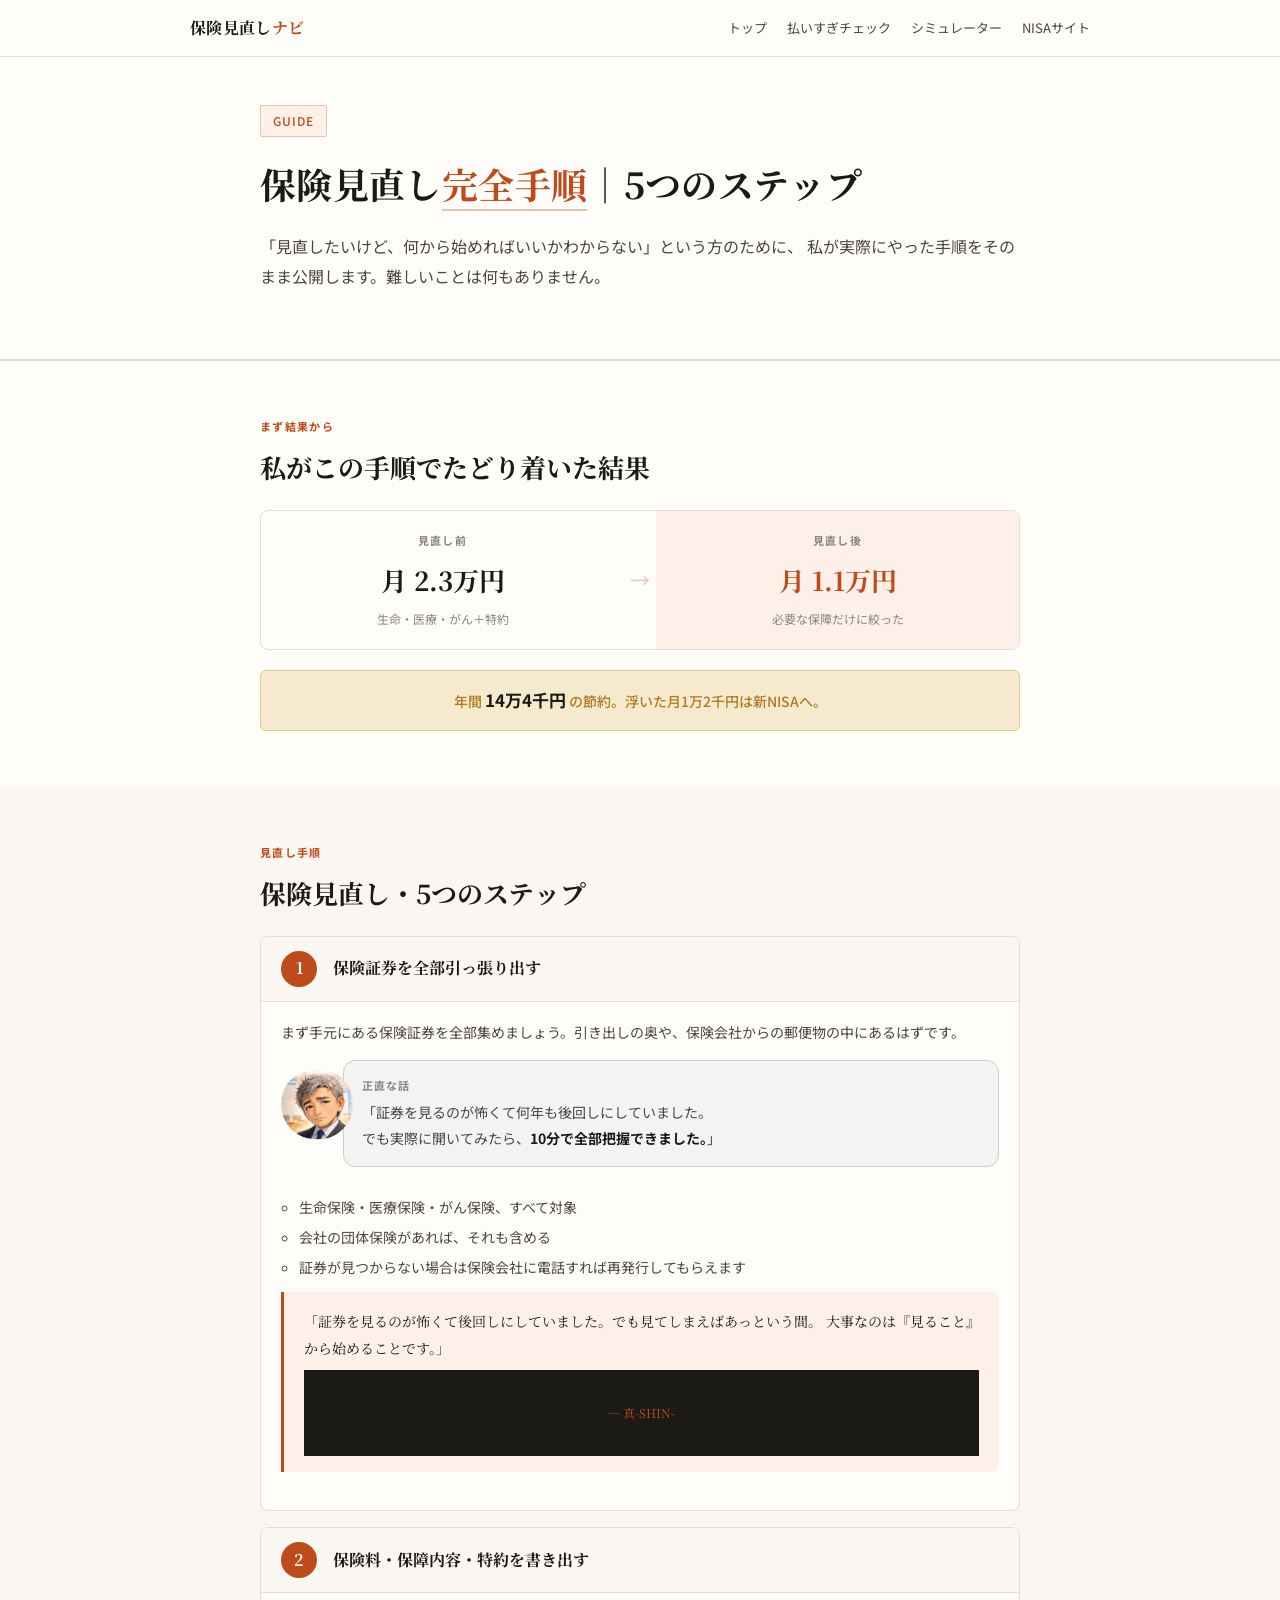
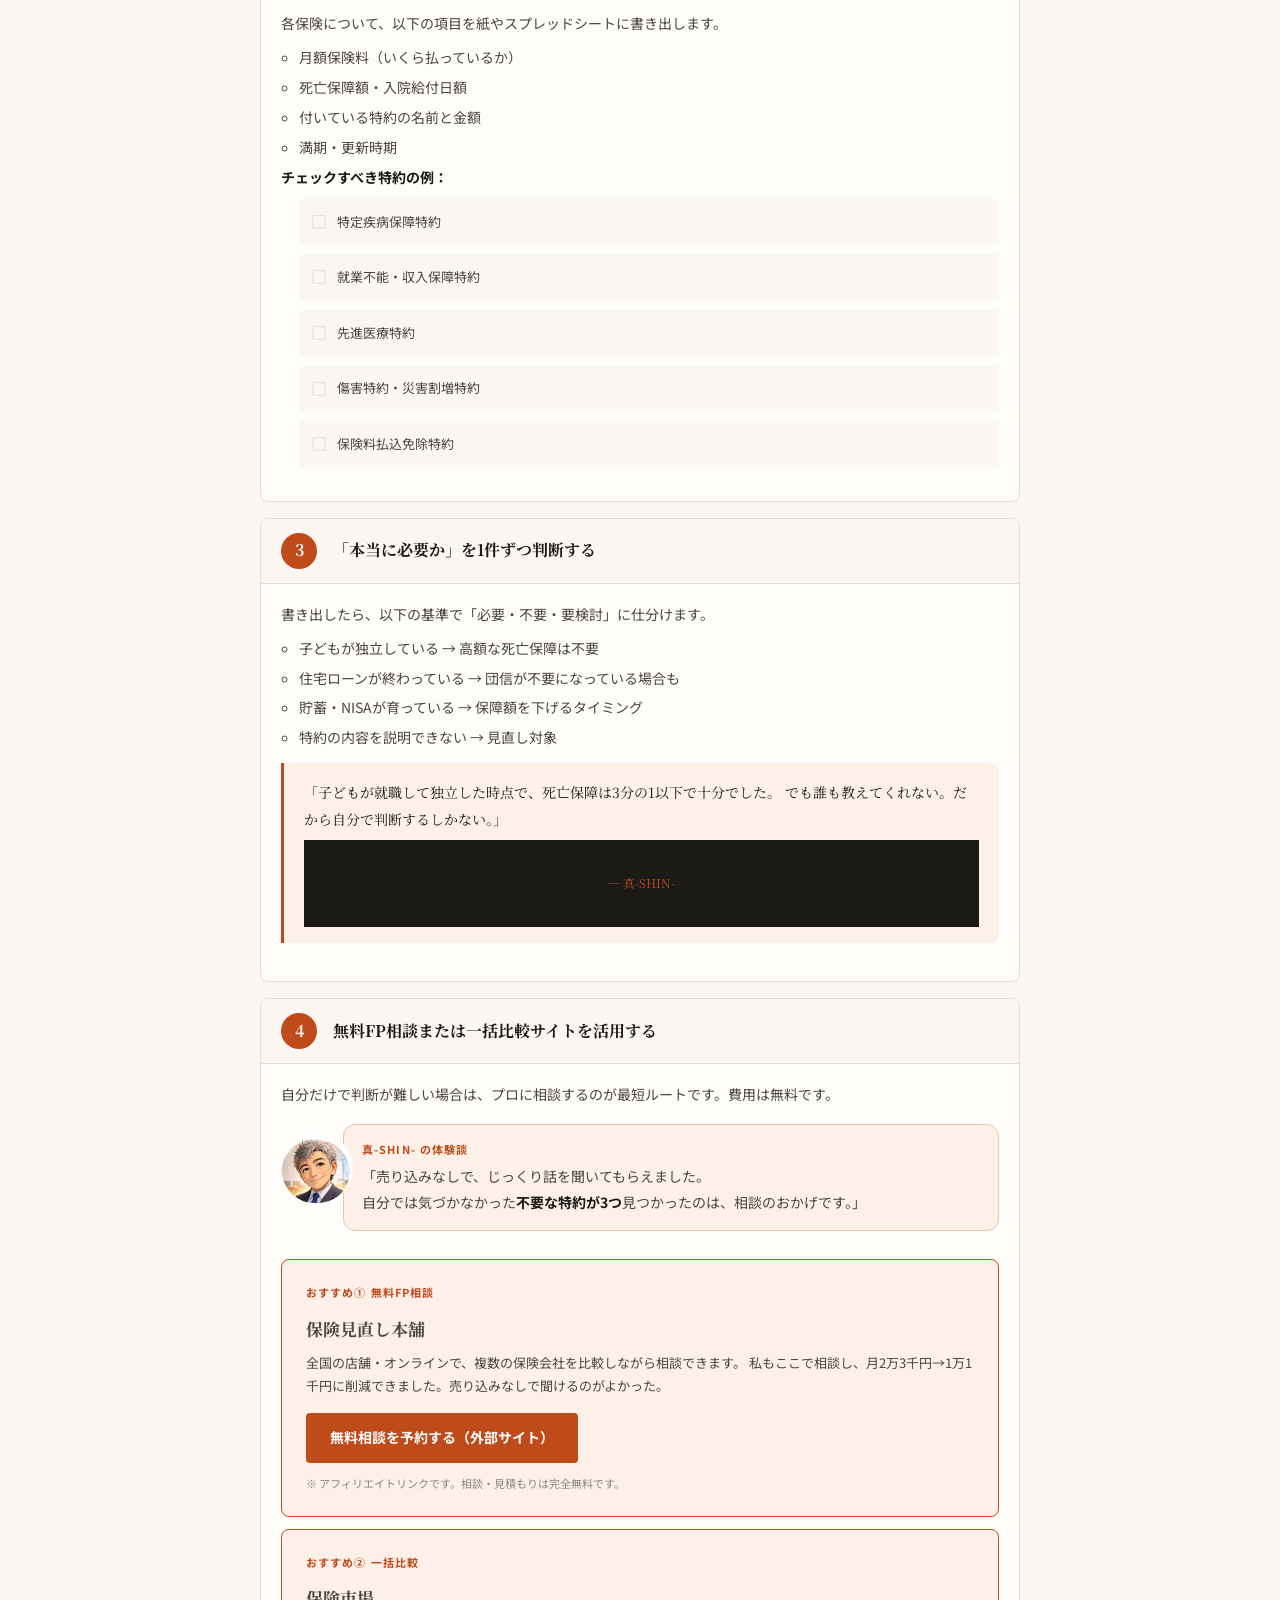
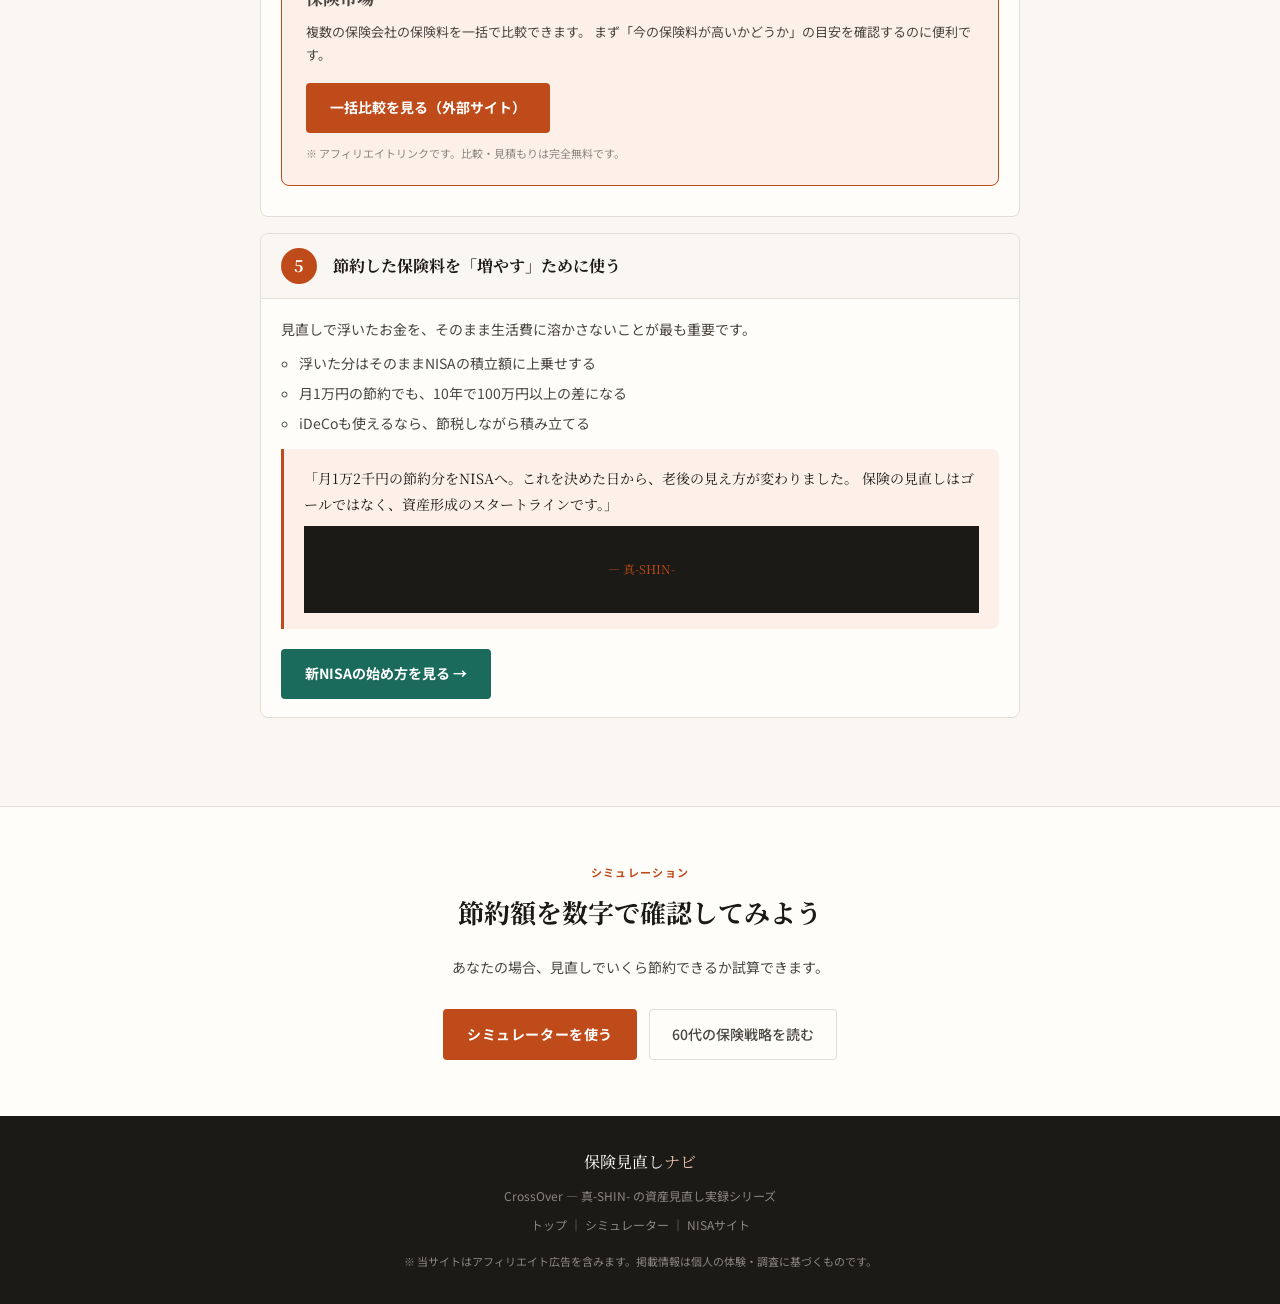
<file: review-guide.html>
<!DOCTYPE html>
<html lang="ja">
<head>
  <meta charset="UTF-8">
  <meta name="viewport" content="width=device-width, initial-scale=1.0">
  <title>保険見直し・完全手順｜保険見直しナビ</title>
  <meta name="description" content="保険証券の読み方から無料FP相談・一括比較サイトの使い方まで。61歳PMが実践した保険見直し5ステップを公開。">
  <link rel="preconnect" href="https://fonts.googleapis.com">
  <link href="https://fonts.googleapis.com/css2?family=Noto+Serif+JP:wght@400;600;700&family=Noto+Sans+JP:wght@400;500;700&display=swap" rel="stylesheet">
  <link rel="stylesheet" href="css/style.css">
  <style>
    .step-list { list-style: none; display: grid; gap: 16px; margin-bottom: 32px; }
    .step-card {
      background: var(--warm-white); border: 1px solid var(--border);
      border-radius: 8px; overflow: hidden;
    }
    .step-header {
      display: flex; align-items: center; gap: 16px;
      background: var(--cream); padding: 14px 20px;
      border-bottom: 1px solid var(--border);
    }
    .step-num {
      width: 36px; height: 36px; border-radius: 50%;
      background: var(--accent); color: #fff;
      font-family: var(--serif); font-size: 16px; font-weight: 700;
      display: flex; align-items: center; justify-content: center;
      flex-shrink: 0;
    }
    .step-title { font-family: var(--serif); font-size: 16px; font-weight: 700; }
    .step-body { padding: 18px 20px; font-size: 14px; color: var(--ink-mid); line-height: 1.85; }
    .step-body ul { padding-left: 18px; margin-top: 8px; }
    .step-body li { margin-bottom: 4px; }
    .step-body strong { color: var(--ink); }

    .affili-box {
      background: var(--accent-bg); border: 1.5px solid var(--accent);
      border-radius: 8px; padding: 22px 24px; margin: 12px 0;
    }
    .affili-label {
      font-size: 11px; font-weight: 700; letter-spacing: .1em;
      color: var(--accent); margin-bottom: 10px;
    }
    .affili-title { font-family: var(--serif); font-size: 17px; font-weight: 700; margin-bottom: 8px; }
    .affili-desc  { font-size: 13px; color: var(--ink-mid); line-height: 1.75; margin-bottom: 16px; }
    .affili-btn {
      display: inline-block; background: var(--accent); color: #fff;
      font-size: 14px; font-weight: 700; padding: 12px 24px;
      border-radius: 4px; text-decoration: none;
      transition: background .2s;
    }
    .affili-btn:hover { background: #A03A10; }
    .affili-note { font-size: 11px; color: var(--ink-light); margin-top: 10px; }

    .checklist-mini { list-style: none; display: grid; gap: 6px; margin: 12px 0; }
    .checklist-mini li {
      display: flex; align-items: center; gap: 10px;
      font-size: 13px; color: var(--ink-mid); padding: 8px 12px;
      background: var(--cream); border-radius: 4px;
    }
    .checklist-mini li::before { content: '□'; color: var(--accent-light); font-size: 16px; }

    .shin-voice {
      background: var(--accent-bg); border-left: 3px solid var(--accent);
      border-radius: 0 8px 8px 0; padding: 16px 20px; margin: 20px 0;
      font-family: var(--serif); font-size: 14px; line-height: 1.9; color: var(--ink);
    }
    .shin-voice footer { font-size: 12px; color: var(--accent); margin-top: 8px; }

    .saving-result {
      display: grid; grid-template-columns: 1fr 32px 1fr; align-items: center;
      background: var(--warm-white); border: 1px solid var(--border);
      border-radius: 8px; overflow: hidden; margin-bottom: 20px;
    }
    .sr-box { padding: 20px; text-align: center; }
    .sr-box.after { background: var(--accent-bg); }
    .sr-label { font-size: 11px; letter-spacing: .1em; color: var(--ink-light); margin-bottom: 6px; font-weight: 700; }
    .sr-val { font-family: var(--serif); font-size: 26px; font-weight: 700; color: var(--ink); }
    .sr-box.after .sr-val { color: var(--accent); }
    .sr-arrow { font-size: 20px; color: var(--accent-light); text-align: center; }
  </style>
</head>
<body>

<header>
  <div class="header-inner">
    <a href="index.html" class="logo">保険見直し<span>ナビ</span></a>
    <nav>
      <a href="index.html">トップ</a>
      <a href="index.html#checklist">払いすぎチェック</a>
      <a href="simulator.html">シミュレーター</a>
      <a href="https://crossover4029-web.github.io/nisa-site/" target="_blank">NISAサイト</a>
    </nav>
  </div>
</header>

<section class="hero" style="padding:48px 24px 40px;">
  <div class="hero-inner fade-in">
    <span class="hero-eyebrow">GUIDE</span>
    <h1>保険見直し<em>完全手順</em>｜5つのステップ</h1>
    <p class="hero-lead">
      「見直したいけど、何から始めればいいかわからない」という方のために、
      私が実際にやった手順をそのまま公開します。難しいことは何もありません。
    </p>
  </div>
</section>

<!-- 真-SHIN-の結果 -->
<section class="section" style="background:var(--warm-white);border-top:1px solid var(--border);">
  <div class="section-inner fade-in">
    <div class="section-label">まず結果から</div>
    <h2 class="section-title">私がこの手順でたどり着いた結果</h2>
    <div class="saving-result">
      <div class="sr-box">
        <div class="sr-label">見直し前</div>
        <div class="sr-val">月 2.3万円</div>
        <div style="font-size:12px;color:var(--ink-light);margin-top:4px;">生命・医療・がん＋特約</div>
      </div>
      <div class="sr-arrow">→</div>
      <div class="sr-box after">
        <div class="sr-label">見直し後</div>
        <div class="sr-val">月 1.1万円</div>
        <div style="font-size:12px;color:var(--ink-light);margin-top:4px;">必要な保障だけに絞った</div>
      </div>
    </div>
    <div class="result-note">
      年間 <strong>14万4千円</strong> の節約。浮いた月1万2千円は新NISAへ。
    </div>
  </div>
</section>

<!-- 5ステップ -->
<section class="section" style="background:var(--cream);">
  <div class="section-inner fade-in">
    <div class="section-label">見直し手順</div>
    <h2 class="section-title">保険見直し・5つのステップ</h2>
    <ul class="step-list">

      <li class="step-card">
        <div class="step-header">
          <div class="step-num">1</div>
          <div class="step-title">保険証券を全部引っ張り出す</div>
        </div>
        <div class="step-body">
          まず手元にある保険証券を全部集めましょう。引き出しの奥や、保険会社からの郵便物の中にあるはずです。
          <div class="balloon type-worry" style="margin-top:14px;">
            <img src="img/chara-worry.png" alt="真-SHIN-" class="balloon-chara">
            <div class="balloon-body">
              <div class="balloon-label">正直な話</div>
              <div class="balloon-text">「証券を見るのが怖くて何年も後回しにしていました。<br>
              でも実際に開いてみたら、<strong>10分で全部把握できました。</strong>」</div>
            </div>
          </div>
          <ul>
            <li>生命保険・医療保険・がん保険、すべて対象</li>
            <li>会社の団体保険があれば、それも含める</li>
            <li>証券が見つからない場合は保険会社に電話すれば再発行してもらえます</li>
          </ul>
          <div class="shin-voice" style="margin-top:12px;">
            「証券を見るのが怖くて後回しにしていました。でも見てしまえばあっという間。
            大事なのは『見ること』から始めることです。」<footer>— 真-SHIN-</footer>
          </div>
        </div>
      </li>

      <li class="step-card">
        <div class="step-header">
          <div class="step-num">2</div>
          <div class="step-title">保険料・保障内容・特約を書き出す</div>
        </div>
        <div class="step-body">
          各保険について、以下の項目を紙やスプレッドシートに書き出します。
          <ul>
            <li>月額保険料（いくら払っているか）</li>
            <li>死亡保障額・入院給付日額</li>
            <li>付いている特約の名前と金額</li>
            <li>満期・更新時期</li>
          </ul>
          <strong>チェックすべき特約の例：</strong>
          <ul class="checklist-mini">
            <li>特定疾病保障特約</li>
            <li>就業不能・収入保障特約</li>
            <li>先進医療特約</li>
            <li>傷害特約・災害割増特約</li>
            <li>保険料払込免除特約</li>
          </ul>
        </div>
      </li>

      <li class="step-card">
        <div class="step-header">
          <div class="step-num">3</div>
          <div class="step-title">「本当に必要か」を1件ずつ判断する</div>
        </div>
        <div class="step-body">
          書き出したら、以下の基準で「必要・不要・要検討」に仕分けます。
          <ul>
            <li>子どもが独立している → 高額な死亡保障は不要</li>
            <li>住宅ローンが終わっている → 団信が不要になっている場合も</li>
            <li>貯蓄・NISAが育っている → 保障額を下げるタイミング</li>
            <li>特約の内容を説明できない → 見直し対象</li>
          </ul>
          <div class="shin-voice" style="margin-top:12px;">
            「子どもが就職して独立した時点で、死亡保障は3分の1以下で十分でした。
            でも誰も教えてくれない。だから自分で判断するしかない。」<footer>— 真-SHIN-</footer>
          </div>
        </div>
      </li>

      <li class="step-card">
        <div class="step-header">
          <div class="step-num">4</div>
          <div class="step-title">無料FP相談または一括比較サイトを活用する</div>
        </div>
        <div class="step-body">
          自分だけで判断が難しい場合は、プロに相談するのが最短ルートです。費用は無料です。

          <div class="balloon type-smile" style="margin-top:16px;">
            <img src="img/chara-smile.png" alt="真-SHIN-" class="balloon-chara">
            <div class="balloon-body">
              <div class="balloon-label">真-SHIN- の体験談</div>
              <div class="balloon-text">「売り込みなしで、じっくり話を聞いてもらえました。<br>
              自分では気づかなかった<strong>不要な特約が3つ</strong>見つかったのは、相談のおかげです。」</div>
            </div>
          </div>

          <div class="affili-box" style="margin-top:16px;">
            <div class="affili-label">おすすめ① 無料FP相談</div>
            <div class="affili-title">保険見直し本舗</div>
            <div class="affili-desc">全国の店舗・オンラインで、複数の保険会社を比較しながら相談できます。
            私もここで相談し、月2万3千円→1万1千円に削減できました。売り込みなしで聞けるのがよかった。</div>
            <a href="#" class="affili-btn">無料相談を予約する（外部サイト）</a>
            <div class="affili-note">※ アフィリエイトリンクです。相談・見積もりは完全無料です。</div>
          </div>

          <div class="affili-box" style="margin-top:12px;">
            <div class="affili-label">おすすめ② 一括比較</div>
            <div class="affili-title">保険市場</div>
            <div class="affili-desc">複数の保険会社の保険料を一括で比較できます。
            まず「今の保険料が高いかどうか」の目安を確認するのに便利です。</div>
            <a href="#" class="affili-btn">一括比較を見る（外部サイト）</a>
            <div class="affili-note">※ アフィリエイトリンクです。比較・見積もりは完全無料です。</div>
          </div>
        </div>
      </li>

      <li class="step-card">
        <div class="step-header">
          <div class="step-num">5</div>
          <div class="step-title">節約した保険料を「増やす」ために使う</div>
        </div>
        <div class="step-body">
          見直しで浮いたお金を、そのまま生活費に溶かさないことが最も重要です。
          <ul>
            <li>浮いた分はそのままNISAの積立額に上乗せする</li>
            <li>月1万円の節約でも、10年で100万円以上の差になる</li>
            <li>iDeCoも使えるなら、節税しながら積み立てる</li>
          </ul>
          <div class="shin-voice" style="margin-top:12px;">
            「月1万2千円の節約分をNISAへ。これを決めた日から、老後の見え方が変わりました。
            保険の見直しはゴールではなく、資産形成のスタートラインです。」<footer>— 真-SHIN-</footer>
          </div>
          <div style="margin-top:16px;">
            <a href="https://crossover4029-web.github.io/nisa-site/" target="_blank" class="affili-btn" style="background:var(--teal);text-decoration:none;">
              新NISAの始め方を見る →
            </a>
          </div>
        </div>
      </li>

    </ul>
  </div>
</section>

<section class="section cta-final">
  <div class="section-inner fade-in">
    <div class="section-label">シミュレーション</div>
    <h2 class="section-title">節約額を数字で確認してみよう</h2>
    <p style="font-size:14px;color:var(--ink-mid);margin-bottom:28px;">あなたの場合、見直しでいくら節約できるか試算できます。</p>
    <div class="cta-button-group">
      <a href="simulator.html" class="btn-primary">シミュレーターを使う</a>
      <a href="senior-strategy.html" class="btn-ghost">60代の保険戦略を読む</a>
    </div>
  </div>
</section>

<footer>
  <div class="footer-logo">保険見直し<span>ナビ</span></div>
  <p style="margin-bottom:8px;">CrossOver — 真-SHIN- の資産見直し実録シリーズ</p>
  <p>
    <a href="index.html">トップ</a> ｜
    <a href="simulator.html">シミュレーター</a> ｜
    <a href="https://crossover4029-web.github.io/nisa-site/" target="_blank">NISAサイト</a>
  </p>
  <p style="margin-top:16px;font-size:11px;">※ 当サイトはアフィリエイト広告を含みます。掲載情報は個人の体験・調査に基づくものです。</p>
</footer>

<script src="js/script.js"></script>
</body>
</html>
</file>
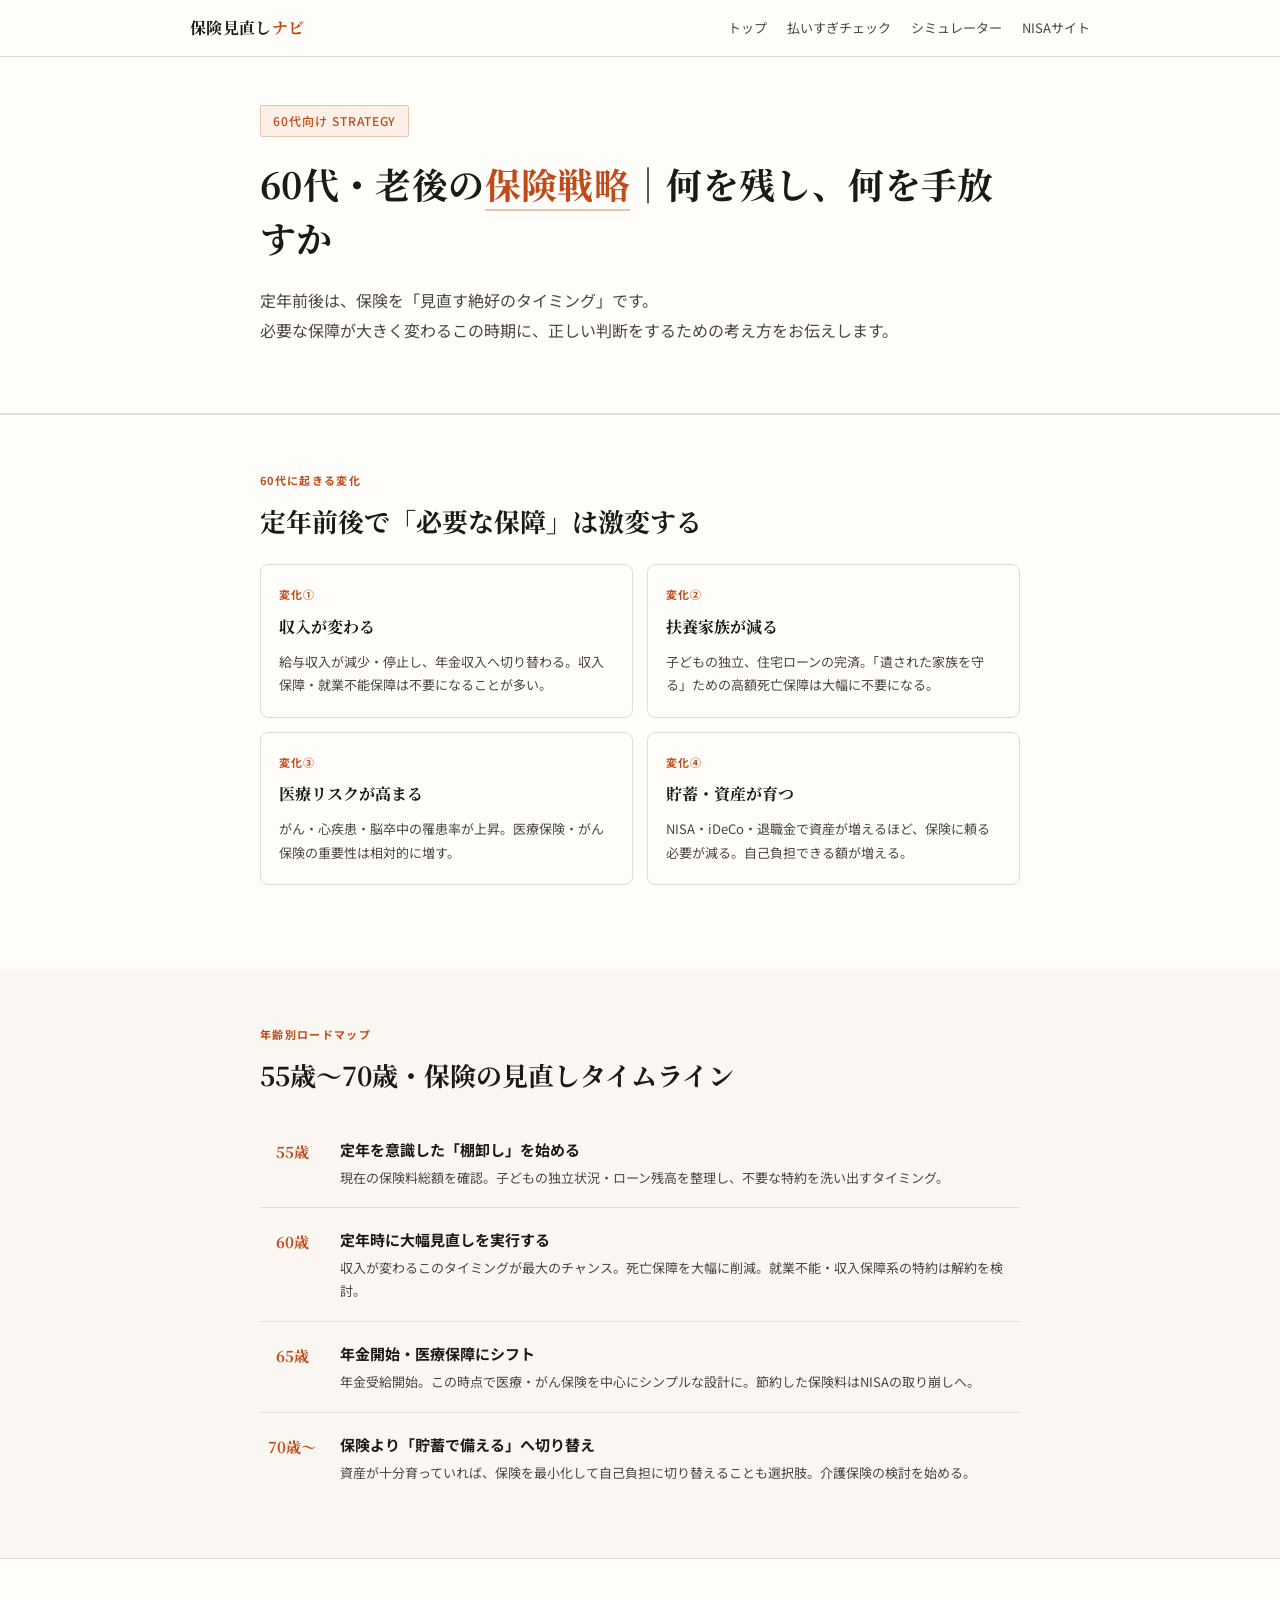
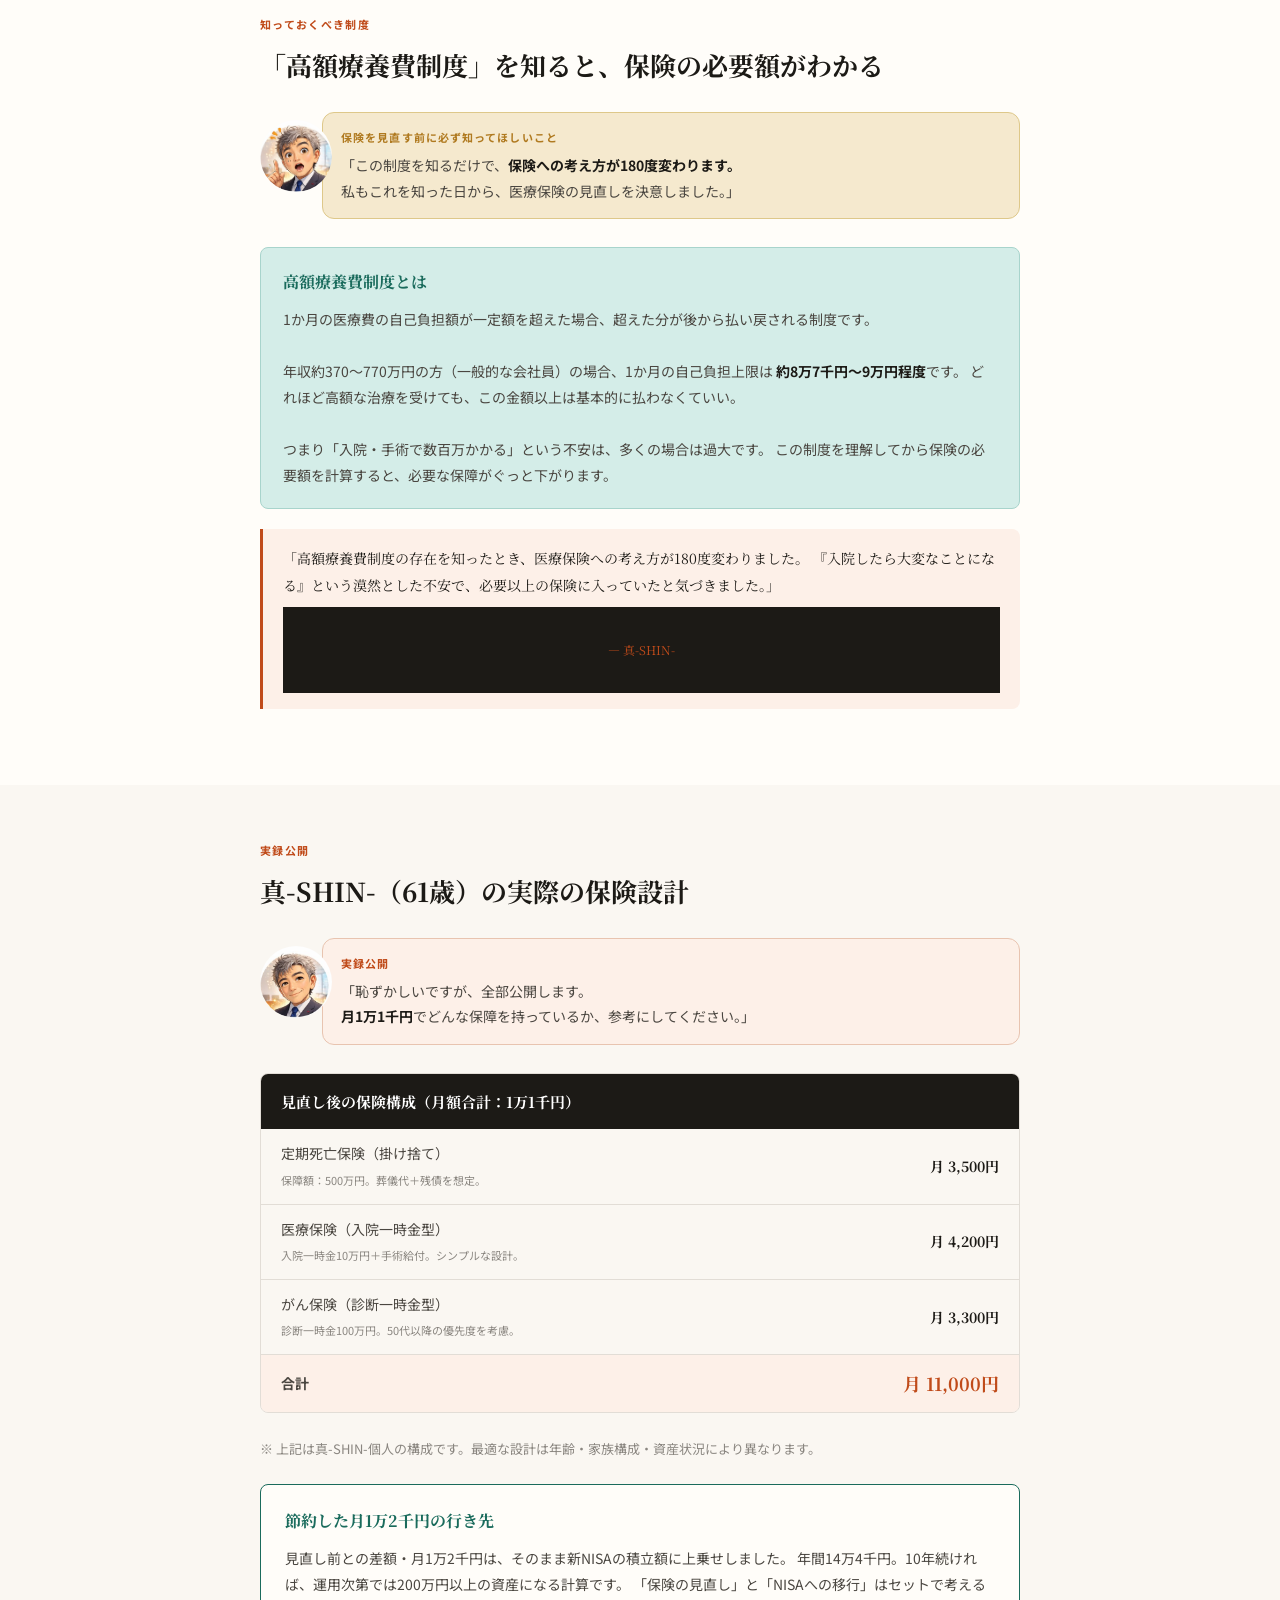
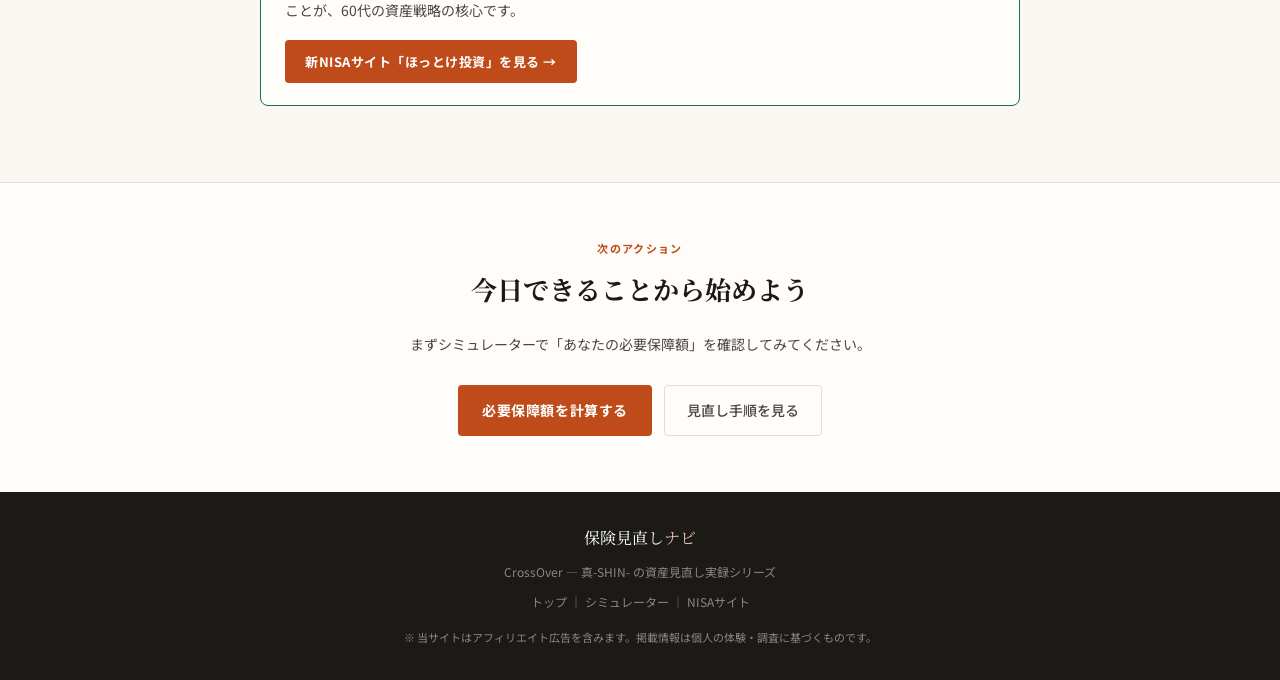
<file: senior-strategy.html>
<!DOCTYPE html>
<html lang="ja">
<head>
  <meta charset="UTF-8">
  <meta name="viewport" content="width=device-width, initial-scale=1.0">
  <title>60代・老後の保険戦略｜保険見直しナビ</title>
  <meta name="description" content="定年前後の保険設計、医療費と保険の関係、節約した保険料をNISAへ回す戦略。61歳PMの実際の保険設計を公開。">
  <link rel="preconnect" href="https://fonts.googleapis.com">
  <link href="https://fonts.googleapis.com/css2?family=Noto+Serif+JP:wght@400;600;700&family=Noto+Sans+JP:wght@400;500;700&display=swap" rel="stylesheet">
  <link rel="stylesheet" href="css/style.css">
  <style>
    .strategy-grid { display: grid; grid-template-columns: 1fr 1fr; gap: 14px; margin-bottom: 28px; }
    .strategy-card {
      background: var(--warm-white); border: 1px solid var(--border);
      border-radius: 8px; padding: 20px 18px;
    }
    .strategy-card-num { font-size: 11px; font-weight: 700; color: var(--accent); letter-spacing: .08em; margin-bottom: 8px; }
    .strategy-card-title { font-family: var(--serif); font-size: 16px; font-weight: 700; margin-bottom: 8px; }
    .strategy-card-body { font-size: 13px; color: var(--ink-mid); line-height: 1.8; }

    .flow-section { margin-bottom: 28px; }
    .flow-steps { display: flex; flex-direction: column; gap: 0; }
    .flow-step {
      display: flex; gap: 16px; align-items: flex-start;
      padding: 18px 0; border-bottom: 1px solid var(--border);
    }
    .flow-step:last-child { border-bottom: none; }
    .flow-age {
      min-width: 64px; text-align: center;
      font-family: var(--serif); font-size: 15px; font-weight: 700;
      color: var(--accent); flex-shrink: 0;
      padding-top: 2px;
    }
    .flow-content strong { font-size: 15px; color: var(--ink); display: block; margin-bottom: 4px; }
    .flow-content p { font-size: 13px; color: var(--ink-mid); line-height: 1.75; margin: 0; }

    .real-design {
      background: var(--cream); border: 1px solid var(--border);
      border-radius: 8px; overflow: hidden; margin-bottom: 24px;
    }
    .real-design-header {
      background: var(--ink); color: #fff;
      padding: 14px 20px; font-family: var(--serif); font-size: 15px; font-weight: 700;
    }
    .real-design-row {
      display: flex; justify-content: space-between; align-items: center;
      padding: 12px 20px; border-bottom: 1px solid var(--border);
      font-size: 14px;
    }
    .real-design-row:last-child { border-bottom: none; }
    .real-design-row.total { background: var(--accent-bg); font-weight: 700; }
    .rd-label { color: var(--ink-mid); }
    .rd-val { font-family: var(--serif); font-weight: 700; color: var(--ink); }
    .real-design-row.total .rd-val { color: var(--accent); font-size: 18px; }

    .kougaku-box {
      background: var(--teal-bg); border: 1px solid var(--teal-border);
      border-radius: 8px; padding: 20px 22px; margin-bottom: 20px;
    }
    .kougaku-title { font-family: var(--serif); font-size: 16px; font-weight: 700; margin-bottom: 10px; color: var(--teal); }
    .kougaku-body  { font-size: 14px; color: var(--ink-mid); line-height: 1.85; }
    .kougaku-body strong { color: var(--ink); }

    .nisa-bridge {
      background: var(--warm-white); border: 1.5px solid var(--teal);
      border-radius: 8px; padding: 22px 24px; margin-bottom: 20px;
    }
    .nisa-bridge-title { font-family: var(--serif); font-size: 16px; font-weight: 700; color: var(--teal); margin-bottom: 10px; }
    .nisa-bridge-body  { font-size: 14px; color: var(--ink-mid); line-height: 1.85; margin-bottom: 16px; }

    .shin-voice {
      background: var(--accent-bg); border-left: 3px solid var(--accent);
      border-radius: 0 8px 8px 0; padding: 16px 20px; margin: 20px 0;
      font-family: var(--serif); font-size: 14px; line-height: 1.9; color: var(--ink);
    }
    .shin-voice footer { font-size: 12px; color: var(--accent); margin-top: 8px; }

    @media (max-width: 600px) {
      .strategy-grid { grid-template-columns: 1fr; }
    }
  </style>
</head>
<body>

<header>
  <div class="header-inner">
    <a href="index.html" class="logo">保険見直し<span>ナビ</span></a>
    <nav>
      <a href="index.html">トップ</a>
      <a href="index.html#checklist">払いすぎチェック</a>
      <a href="simulator.html">シミュレーター</a>
      <a href="https://crossover4029-web.github.io/nisa-site/" target="_blank">NISAサイト</a>
    </nav>
  </div>
</header>

<section class="hero" style="padding:48px 24px 40px;">
  <div class="hero-inner fade-in">
    <span class="hero-eyebrow">60代向け STRATEGY</span>
    <h1>60代・老後の<em>保険戦略</em>｜何を残し、何を手放すか</h1>
    <p class="hero-lead">
      定年前後は、保険を「見直す絶好のタイミング」です。<br>
      必要な保障が大きく変わるこの時期に、正しい判断をするための考え方をお伝えします。
    </p>
  </div>
</section>

<!-- 60代の変化 -->
<section class="section" style="background:var(--warm-white);border-top:1px solid var(--border);">
  <div class="section-inner fade-in">
    <div class="section-label">60代に起きる変化</div>
    <h2 class="section-title">定年前後で「必要な保障」は激変する</h2>
    <div class="strategy-grid">
      <div class="strategy-card">
        <div class="strategy-card-num">変化①</div>
        <div class="strategy-card-title">収入が変わる</div>
        <div class="strategy-card-body">給与収入が減少・停止し、年金収入へ切り替わる。収入保障・就業不能保障は不要になることが多い。</div>
      </div>
      <div class="strategy-card">
        <div class="strategy-card-num">変化②</div>
        <div class="strategy-card-title">扶養家族が減る</div>
        <div class="strategy-card-body">子どもの独立、住宅ローンの完済。「遺された家族を守る」ための高額死亡保障は大幅に不要になる。</div>
      </div>
      <div class="strategy-card">
        <div class="strategy-card-num">変化③</div>
        <div class="strategy-card-title">医療リスクが高まる</div>
        <div class="strategy-card-body">がん・心疾患・脳卒中の罹患率が上昇。医療保険・がん保険の重要性は相対的に増す。</div>
      </div>
      <div class="strategy-card">
        <div class="strategy-card-num">変化④</div>
        <div class="strategy-card-title">貯蓄・資産が育つ</div>
        <div class="strategy-card-body">NISA・iDeCo・退職金で資産が増えるほど、保険に頼る必要が減る。自己負担できる額が増える。</div>
      </div>
    </div>
  </div>
</section>

<!-- 年齢別ロードマップ -->
<section class="section" style="background:var(--cream);">
  <div class="section-inner fade-in">
    <div class="section-label">年齢別ロードマップ</div>
    <h2 class="section-title">55歳〜70歳・保険の見直しタイムライン</h2>
    <div class="flow-steps">
      <div class="flow-step">
        <div class="flow-age">55歳</div>
        <div class="flow-content">
          <strong>定年を意識した「棚卸し」を始める</strong>
          <p>現在の保険料総額を確認。子どもの独立状況・ローン残高を整理し、不要な特約を洗い出すタイミング。</p>
        </div>
      </div>
      <div class="flow-step">
        <div class="flow-age">60歳</div>
        <div class="flow-content">
          <strong>定年時に大幅見直しを実行する</strong>
          <p>収入が変わるこのタイミングが最大のチャンス。死亡保障を大幅に削減。就業不能・収入保障系の特約は解約を検討。</p>
        </div>
      </div>
      <div class="flow-step">
        <div class="flow-age">65歳</div>
        <div class="flow-content">
          <strong>年金開始・医療保障にシフト</strong>
          <p>年金受給開始。この時点で医療・がん保険を中心にシンプルな設計に。節約した保険料はNISAの取り崩しへ。</p>
        </div>
      </div>
      <div class="flow-step">
        <div class="flow-age">70歳〜</div>
        <div class="flow-content">
          <strong>保険より「貯蓄で備える」へ切り替え</strong>
          <p>資産が十分育っていれば、保険を最小化して自己負担に切り替えることも選択肢。介護保険の検討を始める。</p>
        </div>
      </div>
    </div>
  </div>
</section>

<!-- 高額療養費制度 -->
<section class="section" style="background:var(--warm-white);border-top:1px solid var(--border);">
  <div class="section-inner fade-in">
    <div class="section-label">知っておくべき制度</div>
    <h2 class="section-title">「高額療養費制度」を知ると、保険の必要額がわかる</h2>
    <div class="balloon type-point">
      <img src="img/chara-point.png" alt="真-SHIN-" class="balloon-chara">
      <div class="balloon-body">
        <div class="balloon-label">保険を見直す前に必ず知ってほしいこと</div>
        <div class="balloon-text">「この制度を知るだけで、<strong>保険への考え方が180度変わります。</strong><br>
        私もこれを知った日から、医療保険の見直しを決意しました。」</div>
      </div>
    </div>
    <div class="kougaku-box">
      <div class="kougaku-title">高額療養費制度とは</div>
      <div class="kougaku-body">
        1か月の医療費の自己負担額が一定額を超えた場合、超えた分が後から払い戻される制度です。<br><br>
        年収約370〜770万円の方（一般的な会社員）の場合、1か月の自己負担上限は
        <strong>約8万7千円〜9万円程度</strong>です。
        どれほど高額な治療を受けても、この金額以上は基本的に払わなくていい。<br><br>
        つまり「入院・手術で数百万かかる」という不安は、多くの場合は過大です。
        この制度を理解してから保険の必要額を計算すると、必要な保障がぐっと下がります。
      </div>
    </div>
    <div class="shin-voice">
      「高額療養費制度の存在を知ったとき、医療保険への考え方が180度変わりました。
      『入院したら大変なことになる』という漠然とした不安で、必要以上の保険に入っていたと気づきました。」
      <footer>— 真-SHIN-</footer>
    </div>
  </div>
</section>

<!-- 真-SHIN-の実際の保険設計 -->
<section class="section" style="background:var(--cream);">
  <div class="section-inner fade-in">
    <div class="section-label">実録公開</div>
    <h2 class="section-title">真-SHIN-（61歳）の実際の保険設計</h2>
    <div class="balloon type-smile">
      <img src="img/chara-smile.png" alt="真-SHIN-" class="balloon-chara">
      <div class="balloon-body">
        <div class="balloon-label">実録公開</div>
        <div class="balloon-text">「恥ずかしいですが、全部公開します。<br>
        <strong>月1万1千円</strong>でどんな保障を持っているか、参考にしてください。」</div>
      </div>
    </div>
    <div class="real-design">
      <div class="real-design-header">見直し後の保険構成（月額合計：1万1千円）</div>
      <div class="real-design-row">
        <div class="rd-label">
          定期死亡保険（掛け捨て）<br>
          <span style="font-size:11px;color:var(--ink-light);">保障額：500万円。葬儀代＋残債を想定。</span>
        </div>
        <div class="rd-val">月 3,500円</div>
      </div>
      <div class="real-design-row">
        <div class="rd-label">
          医療保険（入院一時金型）<br>
          <span style="font-size:11px;color:var(--ink-light);">入院一時金10万円＋手術給付。シンプルな設計。</span>
        </div>
        <div class="rd-val">月 4,200円</div>
      </div>
      <div class="real-design-row">
        <div class="rd-label">
          がん保険（診断一時金型）<br>
          <span style="font-size:11px;color:var(--ink-light);">診断一時金100万円。50代以降の優先度を考慮。</span>
        </div>
        <div class="rd-val">月 3,300円</div>
      </div>
      <div class="real-design-row total">
        <div class="rd-label">合計</div>
        <div class="rd-val">月 11,000円</div>
      </div>
    </div>
    <p style="font-size:13px;color:var(--ink-light);margin-bottom:24px;">
      ※ 上記は真-SHIN-個人の構成です。最適な設計は年齢・家族構成・資産状況により異なります。
    </p>

    <div class="nisa-bridge">
      <div class="nisa-bridge-title">節約した月1万2千円の行き先</div>
      <div class="nisa-bridge-body">
        見直し前との差額・月1万2千円は、そのまま新NISAの積立額に上乗せしました。
        年間14万4千円。10年続ければ、運用次第では200万円以上の資産になる計算です。
        「保険の見直し」と「NISAへの移行」はセットで考えることが、60代の資産戦略の核心です。
      </div>
      <a href="https://crossover4029-web.github.io/nisa-site/" target="_blank" class="btn-primary" style="font-size:13px;padding:10px 20px;">新NISAサイト「ほっとけ投資」を見る →</a>
    </div>
  </div>
</section>

<section class="section cta-final">
  <div class="section-inner fade-in">
    <div class="section-label">次のアクション</div>
    <h2 class="section-title">今日できることから始めよう</h2>
    <p style="font-size:14px;color:var(--ink-mid);margin-bottom:28px;">
      まずシミュレーターで「あなたの必要保障額」を確認してみてください。
    </p>
    <div class="cta-button-group">
      <a href="simulator.html" class="btn-primary">必要保障額を計算する</a>
      <a href="review-guide.html" class="btn-ghost">見直し手順を見る</a>
    </div>
  </div>
</section>

<footer>
  <div class="footer-logo">保険見直し<span>ナビ</span></div>
  <p style="margin-bottom:8px;">CrossOver — 真-SHIN- の資産見直し実録シリーズ</p>
  <p>
    <a href="index.html">トップ</a> ｜
    <a href="simulator.html">シミュレーター</a> ｜
    <a href="https://crossover4029-web.github.io/nisa-site/" target="_blank">NISAサイト</a>
  </p>
  <p style="margin-top:16px;font-size:11px;">※ 当サイトはアフィリエイト広告を含みます。掲載情報は個人の体験・調査に基づくものです。</p>
</footer>

<script src="js/script.js"></script>
</body>
</html>
</file>
<file: css/style.css>
/* =============================================
   保険見直しナビ — 共通スタイル
   CrossOver / 真-SHIN-
   ============================================= */

*, *::before, *::after { box-sizing: border-box; margin: 0; padding: 0; }

:root {
  --cream:        #FAF7F2;
  --warm-white:   #FFFDF9;
  --ink:          #1C1A16;
  --ink-mid:      #4A4640;
  --ink-light:    #8A8680;
  --accent:       #C04B1A;
  --accent-light: #E8C4B0;
  --accent-bg:    #FDF0E8;
  --teal:         #1A6B5C;
  --teal-bg:      #D4EDE8;
  --teal-border:  #A8D4CC;
  --gold:         #B07A20;
  --gold-bg:      #F5E9CE;
  --border:       #E2DDD6;
  --serif: 'Noto Serif JP', serif;
  --sans:  'Noto Sans JP', sans-serif;
}

html { scroll-behavior: smooth; }

body {
  font-family: var(--sans);
  background: var(--cream);
  color: var(--ink);
  line-height: 1.8;
  font-size: 15px;
}

/* ── HEADER ── */
header {
  background: var(--warm-white);
  border-bottom: 1px solid var(--border);
  padding: 0 24px;
  position: sticky;
  top: 0;
  z-index: 100;
}
.header-inner {
  max-width: 900px;
  margin: 0 auto;
  height: 56px;
  display: flex;
  align-items: center;
  justify-content: space-between;
}
.logo {
  font-family: var(--serif);
  font-size: 16px;
  font-weight: 700;
  color: var(--ink);
  text-decoration: none;
  letter-spacing: .02em;
}
.logo span { color: var(--accent); }

nav { display: flex; gap: 20px; }
nav a {
  font-size: 13px;
  color: var(--ink-mid);
  text-decoration: none;
  transition: color .2s;
}
nav a:hover { color: var(--accent); }

/* ── SECTION COMMON ── */
.section { padding: 56px 24px; }
.section-inner { max-width: 760px; margin: 0 auto; }

.section-label {
  font-size: 11px;
  font-weight: 700;
  letter-spacing: .12em;
  color: var(--accent);
  text-transform: uppercase;
  margin-bottom: 10px;
}
.section-title {
  font-family: var(--serif);
  font-size: clamp(20px, 3vw, 26px);
  font-weight: 700;
  color: var(--ink);
  line-height: 1.5;
  margin-bottom: 24px;
}

/* ── BUTTONS ── */
.btn-primary {
  display: inline-block;
  background: var(--accent);
  color: #fff;
  font-size: 14px;
  font-weight: 700;
  padding: 13px 24px;
  border-radius: 4px;
  text-decoration: none;
  letter-spacing: .04em;
  transition: background .2s, transform .15s;
}
.btn-primary:hover { background: #A03A10; transform: translateY(-1px); }

.btn-ghost {
  display: inline-block;
  border: 1.5px solid var(--border);
  color: var(--ink-mid);
  font-size: 14px;
  font-weight: 500;
  padding: 12px 22px;
  border-radius: 4px;
  text-decoration: none;
  transition: border-color .2s, color .2s;
}
.btn-ghost:hover { border-color: var(--ink-mid); color: var(--ink); }

/* ── HERO ── */
.hero {
  background: var(--warm-white);
  border-bottom: 1px solid var(--border);
  padding: 64px 24px 56px;
}
.hero-inner { max-width: 760px; margin: 0 auto; }

.hero-eyebrow {
  display: inline-block;
  font-size: 12px;
  font-weight: 500;
  color: var(--accent);
  letter-spacing: .08em;
  border: 1px solid var(--accent-light);
  background: var(--accent-bg);
  padding: 4px 12px;
  border-radius: 2px;
  margin-bottom: 20px;
}
.hero h1 {
  font-family: var(--serif);
  font-size: clamp(24px, 4vw, 36px);
  font-weight: 700;
  line-height: 1.5;
  color: var(--ink);
  margin-bottom: 20px;
  letter-spacing: .01em;
}
.hero h1 em {
  font-style: normal;
  color: var(--accent);
  border-bottom: 2px solid var(--accent-light);
}
.hero-lead {
  font-size: 16px;
  color: var(--ink-mid);
  line-height: 1.9;
  margin-bottom: 28px;
}
.hero-quote {
  background: var(--accent-bg);
  border-left: 3px solid var(--accent);
  padding: 16px 20px;
  border-radius: 0 6px 6px 0;
  font-family: var(--serif);
  font-size: 15px;
  color: var(--ink);
  line-height: 1.8;
  margin-bottom: 28px;
}
.hero-quote strong { color: var(--accent); font-weight: 700; }
.hero-cta { display: flex; gap: 12px; flex-wrap: wrap; }

/* ── TROUBLE ── */
.trouble { background: var(--cream); }
.trouble-list { list-style: none; display: grid; gap: 10px; }
.trouble-list li {
  display: flex;
  align-items: flex-start;
  gap: 12px;
  background: var(--warm-white);
  border: 1px solid var(--border);
  border-radius: 6px;
  padding: 14px 18px;
  font-size: 15px;
  color: var(--ink-mid);
  transition: border-color .2s;
}
.trouble-list li:hover { border-color: var(--accent-light); }
.trouble-list li::before {
  content: '□';
  color: var(--accent-light);
  font-size: 18px;
  flex-shrink: 0;
  margin-top: 1px;
}

/* ── ABOUT ── */
.about {
  background: var(--warm-white);
  border-top: 1px solid var(--border);
  border-bottom: 1px solid var(--border);
}
.about-card { display: flex; gap: 28px; align-items: flex-start; }
.about-avatar {
  width: 72px; height: 72px;
  border-radius: 50%;
  background: var(--accent-bg);
  border: 2px solid var(--accent-light);
  display: flex; align-items: center; justify-content: center;
  font-family: var(--serif);
  font-size: 22px; font-weight: 700;
  color: var(--accent);
  flex-shrink: 0;
}
.about-body h3 { font-family: var(--serif); font-size: 17px; font-weight: 700; margin-bottom: 6px; }
.about-body p  { font-size: 14px; color: var(--ink-mid); line-height: 1.85; margin-bottom: 10px; }
.about-link {
  font-size: 13px; color: var(--accent);
  text-decoration: none;
  border-bottom: 1px solid var(--accent-light);
  transition: border-color .2s;
}
.about-link:hover { border-color: var(--accent); }

/* ── RESULT ── */
.result { background: var(--cream); }
.result-grid {
  display: grid;
  grid-template-columns: 1fr 40px 1fr;
  align-items: center;
  background: var(--warm-white);
  border: 1px solid var(--border);
  border-radius: 8px;
  overflow: hidden;
  margin-bottom: 24px;
}
.result-box { padding: 24px 20px; text-align: center; }
.result-box.before { border-right: 1px solid var(--border); }
.result-box.after  { background: var(--accent-bg); }
.result-label { font-size: 11px; font-weight: 700; letter-spacing: .1em; color: var(--ink-light); margin-bottom: 8px; }
.result-amount { font-family: var(--serif); font-size: 28px; font-weight: 700; color: var(--ink); margin-bottom: 4px; }
.result-box.after .result-amount { color: var(--accent); }
.result-sub  { font-size: 12px; color: var(--ink-light); }
.result-arrow { font-size: 24px; color: var(--accent-light); text-align: center; }
.result-note {
  background: var(--gold-bg);
  border: 1px solid #DEC88A;
  border-radius: 6px;
  padding: 14px 18px;
  font-size: 14px; color: var(--gold);
  font-weight: 500; text-align: center;
}
.result-note strong { color: var(--ink); font-size: 17px; }

/* ── CHECKLIST ── */
.checklist-section {
  background: var(--warm-white);
  border-top: 1px solid var(--border);
  border-bottom: 1px solid var(--border);
}
.check-list { list-style: none; display: grid; gap: 8px; margin-bottom: 20px; }
.check-item {
  display: flex; align-items: center; gap: 14px;
  background: var(--cream);
  border: 1px solid var(--border);
  border-radius: 6px;
  padding: 14px 16px; font-size: 14px;
  cursor: pointer;
  transition: border-color .2s, background .2s;
  user-select: none;
}
.check-item:hover { border-color: var(--accent-light); background: var(--accent-bg); }
.check-item.checked { border-color: var(--accent); background: var(--accent-bg); }
.check-box {
  width: 20px; height: 20px;
  border: 1.5px solid var(--border);
  border-radius: 3px; flex-shrink: 0;
  display: flex; align-items: center; justify-content: center;
  font-size: 13px; color: transparent;
  transition: all .2s;
}
.check-item.checked .check-box { background: var(--accent); border-color: var(--accent); color: #fff; }
.check-num { font-size: 11px; color: var(--ink-light); min-width: 20px; }
.check-result {
  display: none;
  background: var(--accent-bg);
  border: 1.5px solid var(--accent);
  border-radius: 6px;
  padding: 16px 20px;
  font-size: 14px; color: var(--accent);
  font-weight: 500; text-align: center;
}
.check-result.show { display: block; }
.check-count-label {
  font-size: 13px; color: var(--ink-light);
  margin-bottom: 12px; text-align: right;
}
#check-count { font-weight: 700; color: var(--accent); font-size: 16px; }

/* ── SIMULATOR PROMO ── */
.sim-promo {
  background: var(--warm-white);
  border-top: 1px solid var(--border);
  border-bottom: 1px solid var(--border);
  padding: 40px 24px;
}
.sim-card-grid { display: grid; grid-template-columns: 1fr 1fr; gap: 12px; margin-bottom: 24px; }
.sim-card { border-radius: 8px; padding: 18px 20px; }
.sim-card.orange { background: var(--accent-bg); border: 1px solid var(--accent-light); }
.sim-card.teal   { background: var(--teal-bg);   border: 1px solid var(--teal-border); }
.sim-card-num  { font-size: 11px; font-weight: 700; letter-spacing: .08em; margin-bottom: 8px; }
.sim-card.orange .sim-card-num { color: var(--accent); }
.sim-card.teal   .sim-card-num { color: var(--teal); }
.sim-card-title { font-family: var(--serif); font-size: 16px; font-weight: 700; color: var(--ink); margin-bottom: 6px; }
.sim-card-desc  { font-size: 13px; color: var(--ink-mid); line-height: 1.7; }

/* ── PAGES NAV ── */
.pages-nav { background: var(--cream); }
.pages-grid { display: grid; grid-template-columns: repeat(auto-fit, minmax(220px, 1fr)); gap: 12px; }
.page-link {
  background: var(--warm-white);
  border: 1px solid var(--border);
  border-top: 3px solid var(--accent);
  border-radius: 0 0 6px 6px;
  padding: 18px 18px 14px;
  text-decoration: none; color: var(--ink);
  transition: border-color .2s, transform .15s;
  display: block;
}
.page-link:hover { border-color: var(--accent); transform: translateY(-2px); }
.page-link-num   { font-size: 11px; color: var(--accent); font-weight: 700; letter-spacing: .06em; margin-bottom: 6px; }
.page-link-title { font-family: var(--serif); font-size: 15px; font-weight: 700; margin-bottom: 6px; }
.page-link-desc  { font-size: 12px; color: var(--ink-light); line-height: 1.7; }

/* ── CROSS LINK ── */
.cross-link {
  background: var(--teal-bg);
  border: 1px solid var(--teal-border);
  border-radius: 8px;
  padding: 20px 24px;
  display: flex; align-items: center; justify-content: space-between;
  text-decoration: none;
  transition: background .2s;
  gap: 12px;
}
.cross-link:hover { background: #BFDED9; }
.cross-link-text { font-size: 14px; color: var(--teal); font-weight: 500; }
.cross-link-text strong { font-family: var(--serif); font-size: 16px; display: block; margin-bottom: 2px; color: var(--ink); }
.cross-link-arrow { font-size: 20px; color: var(--teal); flex-shrink: 0; }

/* ── CTA FINAL ── */
.cta-final {
  background: var(--warm-white);
  border-top: 1px solid var(--border);
  text-align: center;
}
.cta-button-group { display: flex; gap: 12px; flex-wrap: wrap; justify-content: center; }

/* ── FOOTER ── */
footer {
  background: var(--ink);
  color: var(--ink-light);
  padding: 32px 24px;
  text-align: center;
  font-size: 12px;
}
footer a { color: var(--ink-light); text-decoration: none; }
.footer-logo { font-family: var(--serif); font-size: 16px; color: #fff; margin-bottom: 8px; }
.footer-logo span { color: var(--accent-light); }

/* ── FADE IN ── */
.fade-in {
  opacity: 0;
  transform: translateY(18px);
  transition: opacity .6s ease, transform .6s ease;
}
.fade-in.visible { opacity: 1; transform: translateY(0); }

/* ── SIMULATOR PAGE ── */
.page-hero {
  background: var(--warm-white);
  border-bottom: 1px solid var(--border);
  padding: 44px 24px 36px;
  text-align: center;
}
.page-eyebrow {
  display: inline-block;
  font-size: 11px; font-weight: 700;
  letter-spacing: .1em; color: var(--accent);
  border: 1px solid var(--accent-light);
  background: var(--accent-bg);
  padding: 3px 12px; border-radius: 2px;
  margin-bottom: 14px;
}
.page-hero h1 {
  font-family: var(--serif);
  font-size: clamp(20px, 3.5vw, 28px);
  font-weight: 700; line-height: 1.5;
  margin-bottom: 10px;
}
.page-hero p { font-size: 14px; color: var(--ink-mid); }

.tab-wrap { max-width: 860px; margin: 0 auto; padding: 32px 20px 0; }
.tab-buttons {
  display: flex;
  border: 1px solid var(--border);
  border-radius: 8px 8px 0 0;
  overflow: hidden;
  background: var(--cream);
}
.tab-btn {
  flex: 1; padding: 13px 16px;
  font-family: var(--sans); font-size: 14px; font-weight: 500;
  color: var(--ink-mid); background: transparent;
  border: none; cursor: pointer;
  border-bottom: 2px solid transparent;
  transition: all .2s; text-align: center;
}
.tab-btn.active { background: var(--warm-white); color: var(--accent); border-bottom-color: var(--accent); }
.tab-btn:not(.active):hover { background: var(--accent-bg); color: var(--accent); }

.tab-panel {
  display: none;
  background: var(--warm-white);
  border: 1px solid var(--border); border-top: none;
  border-radius: 0 0 8px 8px;
  padding: 28px 24px 32px;
}
.tab-panel.active { display: block; }

.sim-grid { display: grid; grid-template-columns: 1fr 1fr; gap: 20px 28px; margin-bottom: 24px; }
.form-group { display: flex; flex-direction: column; gap: 6px; }
.form-label {
  font-size: 13px; font-weight: 500; color: var(--ink-mid);
  display: flex; justify-content: space-between; align-items: center;
}
.form-hint { font-size: 11px; color: var(--ink-light); font-weight: 400; }
.slider-wrap { display: flex; align-items: center; gap: 10px; }

input[type="range"] {
  flex: 1; -webkit-appearance: none;
  height: 4px; background: var(--border);
  border-radius: 2px; outline: none;
}
input[type="range"]::-webkit-slider-thumb {
  -webkit-appearance: none;
  width: 18px; height: 18px;
  border-radius: 50%; background: var(--accent);
  cursor: pointer; border: 2px solid #fff;
  box-shadow: 0 1px 3px rgba(0,0,0,.2);
}
.slider-val {
  min-width: 60px; text-align: right;
  font-size: 15px; font-weight: 700; color: var(--accent);
}
.radio-group { display: flex; gap: 8px; flex-wrap: wrap; }
.radio-label {
  display: flex; align-items: center; gap: 6px;
  background: var(--cream); border: 1px solid var(--border);
  border-radius: 4px; padding: 7px 12px;
  font-size: 13px; cursor: pointer; transition: all .2s;
}
.radio-label:has(input:checked) { background: var(--accent-bg); border-color: var(--accent); color: var(--accent); }
.radio-label input { display: none; }

.result-section { margin-top: 24px; }
.result-title { font-size: 12px; font-weight: 700; letter-spacing: .1em; color: var(--ink-light); margin-bottom: 12px; }
.metric-grid { display: grid; grid-template-columns: repeat(3, 1fr); gap: 10px; margin-bottom: 20px; }
.metric-card { background: var(--cream); border-radius: 8px; padding: 14px 16px; text-align: center; }
.metric-card.accent { background: var(--accent-bg); }
.metric-card.teal   { background: var(--teal-bg); }
.metric-card.gold   { background: var(--gold-bg); }
.m-label { font-size: 11px; color: var(--ink-light); margin-bottom: 6px; line-height: 1.4; }
.m-value { font-family: var(--serif); font-size: 22px; font-weight: 700; color: var(--ink); line-height: 1; }
.metric-card.accent .m-value { color: var(--accent); }
.metric-card.teal   .m-value { color: var(--teal); }
.metric-card.gold   .m-value { color: var(--gold); }
.m-unit { font-size: 12px; font-weight: 400; color: var(--ink-light); margin-top: 3px; }

.chart-wrap { position: relative; height: 220px; margin-bottom: 16px; }
.chart-note { font-size: 12px; color: var(--ink-light); text-align: center; margin-bottom: 20px; }

.comment-box {
  border-left: 3px solid var(--accent);
  background: var(--accent-bg);
  border-radius: 0 6px 6px 0;
  padding: 14px 18px;
  font-size: 14px; color: var(--ink-mid); line-height: 1.8;
  margin-bottom: 20px;
}
.comment-box strong { color: var(--accent); }

.coverage-result {
  background: var(--warm-white);
  border: 1px solid var(--border);
  border-radius: 8px; overflow: hidden;
  margin-bottom: 20px;
}
.coverage-row {
  display: flex; align-items: center; justify-content: space-between;
  padding: 12px 18px; border-bottom: 1px solid var(--border);
  font-size: 14px;
}
.coverage-row:last-child { border-bottom: none; }
.coverage-row.total { background: var(--accent-bg); font-weight: 700; }
.cov-label { color: var(--ink-mid); }
.cov-val   { font-family: var(--serif); font-size: 16px; font-weight: 700; color: var(--ink); }
.coverage-row.total .cov-val { color: var(--accent); font-size: 18px; }
.cov-note  { font-size: 11px; color: var(--ink-light); }

.disclaimer {
  font-size: 11px; color: var(--ink-light); line-height: 1.7;
  border-top: 1px solid var(--border);
  padding-top: 16px; margin-top: 8px;
}

/* ── BALLOON (吹き出し・横並び型) ── */
.balloon {
  display: flex;
  flex-direction: row;
  align-items: flex-start;
  gap: 0;
  margin: 28px 0;
}
.balloon-chara {
  width: 72px;
  height: 72px;
  border-radius: 50%;
  object-fit: cover;
  flex-shrink: 0;
  margin-top: 8px;
  margin-right: -10px;
  position: relative;
  z-index: 1;
}
.balloon-body {
  flex: 1;
  border-radius: 12px;
  padding: 14px 18px;
  position: relative;
  font-size: 14px;
  line-height: 1.85;
}
.balloon-body::before {
  content: '';
  display: block;
  width: 0; height: 0;
  border-top: 8px solid transparent;
  border-bottom: 8px solid transparent;
  position: absolute;
  left: -8px;
  top: 22px;
}
.balloon-label {
  font-size: 11px;
  font-weight: 700;
  letter-spacing: .1em;
  margin-bottom: 5px;
}
.balloon-text { color: var(--ink-mid); }
.balloon-text strong { color: var(--ink); }

.balloon.type-smile .balloon-body        { background: var(--accent-bg);  border: 1px solid var(--accent-light); }
.balloon.type-smile .balloon-body::before { border-right: 10px solid var(--accent-light); }
.balloon.type-smile .balloon-label       { color: var(--accent); }

.balloon.type-question .balloon-body        { background: #EEF4FF; border: 1px solid #B8CFF5; }
.balloon.type-question .balloon-body::before { border-right: 10px solid #B8CFF5; }
.balloon.type-question .balloon-label       { color: #2C5FAA; }

.balloon.type-idea .balloon-body        { background: var(--teal-bg);  border: 1px solid var(--teal-border); }
.balloon.type-idea .balloon-body::before { border-right: 10px solid var(--teal-border); }
.balloon.type-idea .balloon-label       { color: var(--teal); }

.balloon.type-point .balloon-body        { background: var(--gold-bg);  border: 1px solid #DEC88A; }
.balloon.type-point .balloon-body::before { border-right: 10px solid #DEC88A; }
.balloon.type-point .balloon-label       { color: var(--gold); }

.balloon.type-worry .balloon-body        { background: #F3F3F3; border: 1px solid #D0CEC8; }
.balloon.type-worry .balloon-body::before { border-right: 10px solid #D0CEC8; }
.balloon.type-worry .balloon-label       { color: var(--ink-light); }

@media (max-width: 600px) {
  .balloon-chara { width: 56px; height: 56px; margin-top: 6px; }
}

/* ── RESPONSIVE ── */
@media (max-width: 600px) {
  .about-card       { flex-direction: column; }
  .result-grid      { grid-template-columns: 1fr; }
  .result-box.before{ border-right: none; border-bottom: 1px solid var(--border); }
  .result-arrow     { transform: rotate(90deg); padding: 8px 0; }
  .sim-grid         { grid-template-columns: 1fr; }
  .metric-grid      { grid-template-columns: 1fr; }
  .sim-card-grid    { grid-template-columns: 1fr; }
  nav               { display: none; }
}
</file>
<file: css/real-sim.css>
/* =============================================
   保険見直しナビ — real-sim.css
   real-sim.html 専用スタイル
   CrossOver / 真-SHIN-
   ============================================= */

/* ── タブ ── */
.tab-scroll { display:grid; grid-template-columns:repeat(3,1fr); gap:10px; margin-bottom:24px; }
.case-tab {
  display:flex; flex-direction:column; align-items:center;
  border:2px solid var(--border); border-radius:12px;
  padding:14px 10px; cursor:pointer;
  background:#fff; transition:all .2s;
  word-break:keep-all; overflow-wrap:anywhere;
}
.case-tab:hover  { border-color:var(--accent); background:var(--accent-bg); }
.case-tab.active { border-color:var(--accent); background:var(--accent-bg); box-shadow:0 2px 8px rgba(192,75,26,.15); }
.case-tab .tab-icon { font-size:28px; margin-bottom:6px; }
.case-tab .tab-name { font-size:20px; font-weight:700; color:var(--ink); }
.case-tab .tab-sub  { font-size:16px; color:var(--ink-light); margin-top:2px; }

/* ── フローカード（統合ボックス） ── */
.cards-grid {
  background:#fff; border:2px solid var(--ink);
  border-radius:14px; overflow:hidden;
  margin-bottom:24px;
  opacity:0; transform:translateY(10px); transition:opacity .4s ease, transform .4s ease;
}
.cards-grid.show { opacity:1; transform:translateY(0); }
.flow-card { border-bottom:2px solid var(--border); }
.flow-card:last-child { border-bottom:none; }
.flow-card-header {
  display:flex; align-items:center; justify-content:flex-start; gap:14px;
  padding:16px 20px;
}
.flow-card-header.red   { background:#FAECE7; border-bottom:1px solid #E8C4B0; }
.flow-card-header.blue  { background:#EEF4FF; border-bottom:1px solid #B8CFF5; }
.flow-card-header.green { background:var(--teal-bg); border-bottom:1px solid var(--teal-border); }
.fci {
  width:72px; height:72px; border-radius:50%;
  display:flex; align-items:center; justify-content:center;
  font-size:36px; flex-shrink:0; background:rgba(255,255,255,.7);
}
.fcl { font-size:16px; font-weight:700; letter-spacing:.06em; }
.fcl.red   { color:var(--accent); }
.fcl.blue  { color:#2C5FAA; }
.fcl.green { color:var(--teal); }
.fct { font-size:22px; font-weight:700; color:var(--ink); margin-top:2px; }
.flow-card-body { padding:16px 20px; background:#fff; text-align:center; }
.fca { font-family:var(--serif); font-size:clamp(30px,5vw,40px); font-weight:700; margin-bottom:8px; display:block; }
.fca.red   { color:var(--accent); }
.fca.blue  { color:#2C5FAA; }
.fca.green { color:var(--teal); }
.fcd { font-size:16px; color:var(--ink-mid); line-height:1.85; }

/* ── vs カード ── */
.versus-grid { display:grid; grid-template-columns:1fr 1fr; gap:12px; margin-bottom:16px; }
.versus-card {
  border-radius:12px; padding:18px 20px;
  opacity:0; transform:translateY(10px); transition:opacity .4s ease, transform .4s ease;
}
.versus-card.show { opacity:1; transform:translateY(0); }
.versus-card.ins  { background:#FDF0E8; border:1.5px solid var(--accent-light); }
.versus-card.nisa { background:#D4EDE8; border:1.5px solid var(--teal-border); }
.versus-label { font-size:12px; font-weight:700; margin-bottom:8px; letter-spacing:.04em; }
.versus-label.ins  { color:var(--accent); }
.versus-label.nisa { color:var(--teal); }
.versus-body { font-size:14px; color:var(--ink-mid); line-height:1.9; }
.versus-body strong { color:var(--ink); }

/* ── 結論 ── */
.conclusion-box {
  background:#2A3828; border-radius:12px; padding:20px 24px;
  font-size:15px; color:#fff; line-height:1.9; margin-bottom:10px;
  opacity:0; transform:translateY(10px); transition:opacity .4s ease, transform .4s ease;
}
.conclusion-box.show { opacity:1; transform:translateY(0); }
.conclusion-box strong { color:#9FE1CB; }
.vbadge {
  display:inline-block; font-size:12px; font-weight:700;
  padding:4px 12px; border-radius:5px; margin-bottom:10px; letter-spacing:.06em;
}
.vb-ins  { background:#C04B1A; color:#fff; }
.vb-nisa { background:#1D9E75; color:#fff; }
.vb-both { background:#B07A20; color:#fff; }

/* ── スライダーカード ── */
.slider-card {
  background:linear-gradient(135deg, #FDF0E8 0%, #FAF7F2 100%);
  border:1px solid var(--accent-light); border-radius:14px;
  padding:22px 24px; margin-bottom:24px;
}
.slider-card-title { font-size:clamp(15px,2vw,17px); font-weight:700; color:var(--ink); margin-bottom:12px; }
.paid-summary { display:grid; grid-template-columns:1fr 1fr; gap:12px; margin-top:16px; }
.paid-item { background:#fff; border-radius:10px; padding:16px 18px; border:1px solid var(--accent-light); }
.paid-item-label { font-size:clamp(13px,1.8vw,15px); color:var(--ink-light); margin-bottom:6px; }
.paid-item-val { font-size:clamp(24px,4vw,32px); font-weight:700; color:var(--accent); font-family:var(--serif); }

/* ── 比較バー ── */
.comp-bar {
  background:#FAF7F2; border:1px solid var(--border);
  border-radius:14px; padding:20px 20px; margin-bottom:20px;
}
.comp-grid { display:grid; grid-template-columns:1fr 60px 1fr; gap:12px; align-items:center; }
.comp-card {
  border-radius:14px; padding:22px 20px; text-align:center;
  border:2px solid transparent; transition:all .3s; min-height:130px;
  background:#fff;
}
.comp-card.nisa { border-color:var(--teal); }
.comp-card.ins  { border-color:var(--accent); }
.comp-card-head { display:flex; align-items:center; justify-content:center; gap:8px; margin-bottom:10px; }
.comp-hanamaru {
  display:none; font-size:28px; font-weight:700; letter-spacing:.02em;
  padding:15px 24px; border-radius:20px; line-height:1.4; text-align:center;
  margin-bottom:6px;
}
.comp-hanamaru.nisa-win { background:#1D9E75; color:#fff; border:2px solid #0F6E56; }
.comp-hanamaru.ins-win  { background:#C04B1A; color:#fff; border:2px solid #993C1D; }
.comp-hanamaru-flower { font-size:60px; display:block; margin-bottom:2px; }
.comp-card-name { font-size:16px; font-weight:700; letter-spacing:.04em; }
.comp-card.nisa .comp-card-name { color:var(--teal); }
.comp-card.ins  .comp-card-name { color:var(--accent); }
.comp-card-amount {
  font-family:var(--serif); font-size:clamp(24px,4vw,32px); font-weight:700;
  margin-bottom:6px; line-height:1.3;
}
.comp-card.nisa .comp-card-amount { color:var(--teal); }
.comp-card.ins  .comp-card-amount { color:var(--accent); }
.comp-card-label { font-size:15px; color:var(--ink-mid); }
.comp-vs { text-align:center; font-size:22px; font-weight:700; color:var(--ink-light); }

/* ── レスポンシブ ── */
@media(max-width:600px) {
  .tab-scroll { grid-template-columns:repeat(3,1fr); gap:6px; }
  .case-tab { padding:10px 6px; }
  .case-tab .tab-icon { font-size:22px; margin-bottom:4px; }
  .case-tab .tab-name { font-size:14px; }
  .case-tab .tab-sub  { font-size:11px; }
  .versus-grid  { grid-template-columns:1fr; }
  .paid-summary { grid-template-columns:1fr; }
  .comp-grid    { grid-template-columns:1fr; }
  .comp-vs      { display:none; }
}

/* =============================================
   インラインstyle → クラス化
   ============================================= */

/* 結論ボックス */
.conclusion-box-lg { font-size:18px; }

/* 注釈テキスト */
.note-text { font-size:14px; color:var(--ink-light); margin-top:8px; }

/* セクション：真SHINのコメント背景 */
.section-cream { background:var(--cream); }

/* 私の考えカード */
.myplan-card { background:#fff; border:2px solid #2A3828; border-radius:16px; overflow:hidden; margin-top:24px; margin-bottom:4px; }
.myplan-card-header { background:#2A3828; padding:14px 24px; }
.myplan-card-header-sub { font-size:13px; color:#9FE1CB; font-weight:700; letter-spacing:.08em; margin-bottom:2px; }
.myplan-card-header-title { font-size:18px; font-weight:700; color:#fff; }
.myplan-card-body { padding:20px 24px; display:flex; flex-direction:column; gap:16px; }

/* 項目行 */
.myplan-row { display:grid; grid-template-columns:auto 1fr; gap:12px 16px; align-items:start; }
.myplan-row-bordered { padding-bottom:16px; border-bottom:1px solid var(--border); }
.myplan-icon { font-size:28px; line-height:1; }
.myplan-title { font-size:15px; font-weight:700; color:var(--ink); margin-bottom:4px; }
.myplan-title-sub { font-size:12px; font-weight:400; color:var(--ink-light); margin-left:8px; }
.myplan-desc { font-size:15px; color:var(--ink-mid); line-height:1.8; }
.myplan-desc-reader { font-size:14px; color:var(--teal); font-style:italic; }

/* 警告ボックス */
.myplan-alert { background:#FDF0E8; border-left:3px solid var(--accent); border-radius:4px; padding:10px 14px; margin-top:10px; font-size:14px; color:var(--ink-mid); line-height:1.85; }
.myplan-alert-title { color:var(--accent); }
.myplan-alert-strong { color:var(--accent); font-size:15px; }

/* 保険料バッジ */
.myplan-fee-badge { margin-top:10px; display:inline-flex; align-items:center; gap:10px; background:#FDF0E8; border:1.5px solid var(--accent-light); border-radius:10px; padding:8px 16px; }
.myplan-fee-badge-label { font-size:11px; color:var(--ink-light); margin-bottom:2px; }
.myplan-fee-badge-amount { font-size:22px; font-weight:700; color:var(--accent); font-family:var(--serif); }
.myplan-fee-badge-note { font-size:11px; color:var(--ink-light); line-height:1.6; }

/* 合計ボックス */
.myplan-total { background:#F0F7F4; border:1.5px solid var(--teal-border); border-radius:12px; padding:16px 20px; }
.myplan-total-row { display:grid; grid-template-columns:1fr auto; gap:4px; align-items:center; }
.myplan-total-row-border { margin-bottom:8px; padding-bottom:8px; border-bottom:1px solid var(--teal-border); }
.myplan-total-row-border2 { margin-bottom:12px; padding-bottom:12px; border-bottom:1.5px solid var(--teal-border); }
.myplan-total-label { font-size:13px; color:var(--ink-mid); }
.myplan-total-val { font-size:14px; font-weight:700; color:var(--ink); text-align:right; }
.myplan-total-sum-label { font-size:15px; font-weight:700; color:var(--teal); }
.myplan-total-sum-val { font-family:var(--serif); font-size:clamp(24px,4vw,30px); font-weight:700; color:#0F6E56; text-align:right; }

.myplan-note { font-size:12px; color:var(--ink-light); margin-top:-8px; }

/* 三大疾病定義 */
.sandai-def { background:#F5F5F0; border-left:3px solid var(--ink-light); border-radius:4px; padding:12px 16px; }
.sandai-def-title { font-size:13px; font-weight:700; color:var(--ink-mid); margin-bottom:6px; }
.sandai-def-body { font-size:14px; color:var(--ink-mid); line-height:1.9; }

/* ポイントカード */
.myplan-tips { background:#EAF5F1; border:1.5px solid #A8D9CC; border-radius:12px; padding:16px 20px; display:flex; flex-direction:column; gap:12px; }
.myplan-tips-title { font-size:14px; font-weight:700; color:#085041; margin-bottom:-4px; }
.myplan-tips-row { display:flex; gap:10px; align-items:flex-start; }
.myplan-tips-icon { font-size:18px; flex-shrink:0; }
.myplan-tips-text { font-size:14px; color:var(--ink-mid); line-height:1.85; }
.myplan-tips-highlight { background:#fff; border-radius:8px; padding:12px 16px; border-left:3px solid #1D9E75; }
.myplan-tips-highlight-text { font-size:14px; font-weight:700; color:#0F6E56; line-height:1.8; }

/* NISAリンクボタン中央 */
.myplan-nisa-btn-wrap { text-align:center; margin-top:4px; }
.myplan-nisa-btn {
  display:inline-flex; align-items:center; justify-content:center; gap:8px;
  background:#1D9E75; color:#fff; font-size:16px; font-weight:700;
  padding:14px 32px; border-radius:12px; text-decoration:none;
  box-shadow:0 4px 14px rgba(29,158,117,.3); letter-spacing:.04em; transition:all .2s;
}
.myplan-nisa-btn:hover { background:#0F6E56; }

/* 決め台詞吹き出し */
.balloon-body.balloon-dark,
.balloon-dark {
  background:#2A3828 !important;
  border-color:#2A3828 !important;
  color:#fff;
}
.balloon-catchcopy { font-size:clamp(18px,2.8vw,24px); line-height:1.9; color:#fff; font-weight:700; }
.balloon-catchcopy-key { color:#9FE1CB; font-size:1.15em; }

/* ボタンエリア */
.cta-buttons { margin-top:28px; display:flex; gap:16px; flex-wrap:wrap; justify-content:center; }
.btn-cta-primary {
  display:inline-flex; align-items:center; justify-content:center; gap:8px;
  background:#C04B1A; color:#fff; font-size:17px; font-weight:700;
  padding:16px 32px; border-radius:12px; text-decoration:none;
  box-shadow:0 4px 14px rgba(192,75,26,.35); letter-spacing:.04em; transition:all .2s;
}
.btn-cta-primary:hover { background:#A03A12; }
.btn-cta-ghost {
  display:inline-flex; align-items:center; justify-content:center; gap:8px;
  background:#fff; color:#2A3828; font-size:17px; font-weight:700;
  padding:16px 32px; border-radius:12px; text-decoration:none;
  border:2px solid #2A3828; box-shadow:0 4px 14px rgba(0,0,0,.10); letter-spacing:.04em; transition:all .2s;
}
.btn-cta-ghost:hover { background:#F0F7F4; }

/* SVGフロー図：モバイル対応 */
.flow-svg-wrap {
  background:var(--cream); border:1px solid var(--border);
  border-radius:12px; padding:20px 16px 12px; margin-bottom:16px;
  overflow-x:auto; -webkit-overflow-scrolling:touch;
}
.flow-svg-wrap svg { min-width:480px; }
@media(max-width:600px) {
  .flow-svg-wrap { padding:12px 8px 8px; }
}

/* 吹き出し：アイコン右 */
.balloon-reverse { flex-direction:row-reverse; margin-top:20px; }

/* ── スライダーカード内の追加クラス ── */
.slider-card-title-mt { margin-top:16px; }

/* ── 保険 vs NISA 注釈グリッド ── */
.compare-notes-grid { display:grid; grid-template-columns:1fr 1fr; gap:14px; margin-top:16px; }
.compare-note { font-size:13px; color:var(--ink-mid); border-radius:4px; padding:7px 12px; line-height:1.6; }
.compare-note-ins  { background:#F5F0EB; border-left:3px solid var(--accent); }
.compare-note-nisa { background:#EDF7F4; border-left:3px solid var(--teal); }

/* ── 保険 vs NISA 対比カード ── */
.compare-cards-grid { display:grid; grid-template-columns:1fr 1fr; gap:14px; margin-top:10px; align-items:stretch; }
.compare-card { background:#fff; border-radius:12px; padding:20px 18px; text-align:center; display:flex; flex-direction:column; }
.compare-card-ins  { border:2px solid var(--accent); }
.compare-card-nisa { border:2px solid var(--teal); }
.compare-card-title { font-size:clamp(16px,2.4vw,20px); font-weight:700; letter-spacing:.06em; margin-bottom:12px; min-height:3.2em; display:flex; align-items:center; justify-content:center; }
.compare-card-title-ins  { color:var(--accent); }
.compare-card-title-nisa { color:var(--teal); }
.compare-card-sub { font-size:clamp(14px,2vw,16px); color:var(--ink-mid); margin-bottom:4px; }
.compare-card-amount { font-family:var(--serif); font-size:clamp(24px,4vw,32px); font-weight:700; margin-bottom:14px; min-height:2em; display:flex; align-items:center; justify-content:center; }
.compare-card-amount-ins  { color:var(--accent); }
.compare-card-amount-nisa { color:var(--teal); }
.compare-card-footer { border-radius:0 0 8px 8px; padding-top:14px; margin-top:auto; }
.compare-card-footer-ins  { border-top:1px solid var(--accent-light); }
.compare-card-footer-nisa { border-top:1px solid var(--teal-border); }
.compare-card-total { font-family:var(--serif); font-size:clamp(28px,5vw,38px); font-weight:700; min-height:1.5em; display:flex; align-items:center; justify-content:center; }
.compare-card-total-ins  { color:var(--accent); }
.compare-card-total-nisa { color:var(--teal); }

/* バッジ（支払うだけ/貯まる） */
.compare-badge { display:inline-flex; align-items:center; gap:5px; border-radius:999px; padding:5px 14px; margin-top:10px; }
.compare-badge-blue { background:#E8F0FE; border:1.5px solid #93B4F5; }
.compare-badge-red  { background:#FAECE7; border:1.5px solid var(--accent-light); }
.compare-badge-icon { font-size:16px; }
.compare-badge-text { font-size:13px; font-weight:700; }
.compare-badge-text-blue { color:#2C5FAA; }
.compare-badge-text-red  { color:var(--accent); }

.compare-disclaimer { font-size:clamp(12px,1.5vw,13px); color:var(--ink-light); margin-top:8px; text-align:center; }

/* ── 棒グラフカード ── */
.bar-chart-card { background:#fff; border:1.5px solid var(--border); border-radius:14px; padding:20px 20px 16px; margin-bottom:28px; }
.bar-chart-title { font-size:15px; font-weight:700; color:var(--ink); margin-bottom:4px; }
.bar-chart-sub   { font-size:13px; color:var(--ink-light); margin-bottom:16px; }
.bar-chart-wrap  { position:relative; width:100%; }
.bar-chart-legend { display:flex; gap:20px; justify-content:center; margin-top:12px; font-size:13px; font-weight:700; }
.bar-chart-legend-item { display:flex; align-items:center; gap:6px; }
.bar-chart-legend-dot { display:inline-block; width:14px; height:14px; border-radius:3px; }
.bar-chart-legend-dot-ins  { background:#E05252; }
.bar-chart-legend-dot-nisa { background:#4A90D9; }

/* ── 前提カード ── */
.premise-card { background:#EAF5F1; border:1.5px solid #A8D9CC; border-radius:14px; overflow:hidden; margin-bottom:28px; }
.premise-card-top { padding:18px 24px 16px; }
.premise-card-eyebrow { font-size:14px; font-weight:700; color:#4A9882; letter-spacing:.04em; margin-bottom:4px; text-align:center; }
.premise-card-heading { font-size:16px; font-weight:700; color:#085041; letter-spacing:.04em; margin-bottom:14px; text-align:center; }
.premise-nisa-box { width:100%; text-align:center; background:#fff; border-radius:12px; padding:20px 16px; border:2px solid #1D9E75; }
.premise-nisa-label { font-size:15px; color:#0F6E56; font-weight:600; margin-bottom:8px; }
.premise-nisa-amount { font-family:var(--serif); font-size:clamp(36px,6vw,52px); font-weight:700; color:#1D9E75; line-height:1.2; }
.premise-nisa-note { font-size:13px; color:#4A9882; margin-top:8px; }
.premise-card-bottom { background:#1A1A1A; padding:20px 28px; text-align:center; }
.premise-card-bottom-text { font-size:17px; font-weight:700; color:#fff; line-height:2; }
.premise-card-bottom-accent { text-decoration:underline; color:#9FE1CB; }
.premise-card-bottom-sub { display:block; font-size:13px; font-weight:400; color:rgba(255,255,255,.65); margin-top:8px; line-height:1.7; }

/* ── section-label / section-title 調整 ── */
.section-label-lg { font-size:16px; font-weight:700; letter-spacing:.08em; margin-bottom:8px; }
.section-title-mb { margin-bottom:16px; }

/* ── レスポンシブ追加 ── */
@media(max-width:600px) {
  .compare-notes-grid  { grid-template-columns:1fr; }
  .compare-cards-grid  { grid-template-columns:1fr; }
  .myplan-card-body    { padding:16px 16px; }
  .premise-card-bottom { padding:16px 18px; }
  .premise-card-bottom-text { font-size:15px; }
}

/* ── ページ固有の微調整 ── */
.hero-sim { padding:48px 24px 40px; }
.hero-sim p { font-family:var(--serif); font-size:16px; color:var(--ink-mid); margin:0 0 16px; }
.section-teal-bg { background:#F0F7F4; border-top:1px solid var(--border); }
.footer-copy { margin-bottom:8px; }
.canvas-full { width:100%; display:block; }
.hero-lead-serif { font-family:var(--serif); font-size:clamp(19px,2.6vw,23px); font-weight:600; color:var(--ink); margin:0 0 20px; line-height:1.7; }
.sandai-def-list { display:inline-block; margin-top:4px; }

/* ヒーロー免責文 */
.hero-disclaimer {
  font-size:13px; color:var(--ink-mid);
  background:var(--cream); border-radius:6px;
  padding:10px 14px; line-height:1.8;
  margin:16px 0 0; border-left:3px solid var(--border);
}


/* hero-lead：ヒーロー内で大きく・白系に上書き */
.hero-sim .hero-lead {
  font-size:clamp(17px,2.2vw,20px);
  color:var(--ink-mid);
  line-height:1.95;
  margin-bottom:0;
}
/* 入力データ非送信の明記 */
.input-privacy-note {
  font-size:13px; color:var(--ink-light);
  margin:10px 0 0; padding:6px 12px;
  background:#F0F7F4; border-radius:6px;
  border-left:3px solid var(--teal-border);
}

/* フッター免責文・更新日 */
.footer-disclaimer {
  font-size:12px; color:rgba(255,255,255,.55);
  line-height:1.9; margin-top:16px;
  border-top:1px solid rgba(255,255,255,.15);
  padding-top:12px; max-width:640px; margin-left:auto; margin-right:auto;
}
.footer-updated {
  font-size:12px; color:rgba(255,255,255,.4);
  margin-top:6px;
}

/* ── ケース名タイトルバー ── */
.case-title-bar {
  text-align:center;
  font-size:20px;
  font-weight:700;
  color:var(--ink);
  margin-bottom:10px;
  letter-spacing:.04em;
}

/* ── フローカード補足注釈（大腸ポリープなど） ── */
.fcd-note      { font-size:12px; }
.fcd-note-red  { color:#C04B1A; }
.fcd-note-blue { color:#185FA5; }

/* ── 比較バー：クラスベース勝敗表示 ── */
.comp-hanamaru { display:none; }
.comp-hanamaru.comp-hanamaru-show { display:block; }

.comp-card.comp-winner.nisa { border-width:3px; border-color:#1D9E75; }
.comp-card.comp-winner.ins  { border-width:3px; border-color:#C04B1A; }
.comp-card.comp-loser { opacity:.45; }

/* ── フローカード：transition-delay クラス ── */
.flow-card-delay-0 { transition-delay:0s; }
.flow-card-delay-1 { transition-delay:.1s; }
.flow-card-delay-2 { transition-delay:.2s; }
.flow-card-delay-3 { transition-delay:.3s; }

/* ── 向いている人 / 向いていない人 ── */
.fit-grid {
  display:grid; grid-template-columns:1fr 1fr; gap:16px;
  margin-bottom:28px;
}
.fit-card {
  border-radius:14px; padding:20px 22px;
}
.fit-card-yes {
  background:#EAF5F1; border:1.5px solid #A8D9CC;
}
.fit-card-no {
  background:#FDF0E8; border:1.5px solid var(--accent-light);
}
.fit-card-title {
  font-size:15px; font-weight:700; margin-bottom:12px; line-height:1.5;
}
.fit-card-yes  .fit-card-title { color:#085041; }
.fit-card-no   .fit-card-title { color:var(--accent); }
.fit-list {
  margin:0; padding-left:1.2em; display:flex; flex-direction:column; gap:8px;
}
.fit-list li {
  font-size:14px; color:var(--ink-mid); line-height:1.7;
}
/* ── タブ：フォーカスアウトライン（キーボード操作） ── */
.case-tab:focus-visible {
  outline:3px solid var(--accent);
  outline-offset:2px;
}

@media(max-width:600px) {
  .fit-grid { grid-template-columns:1fr; }
}
</file>
